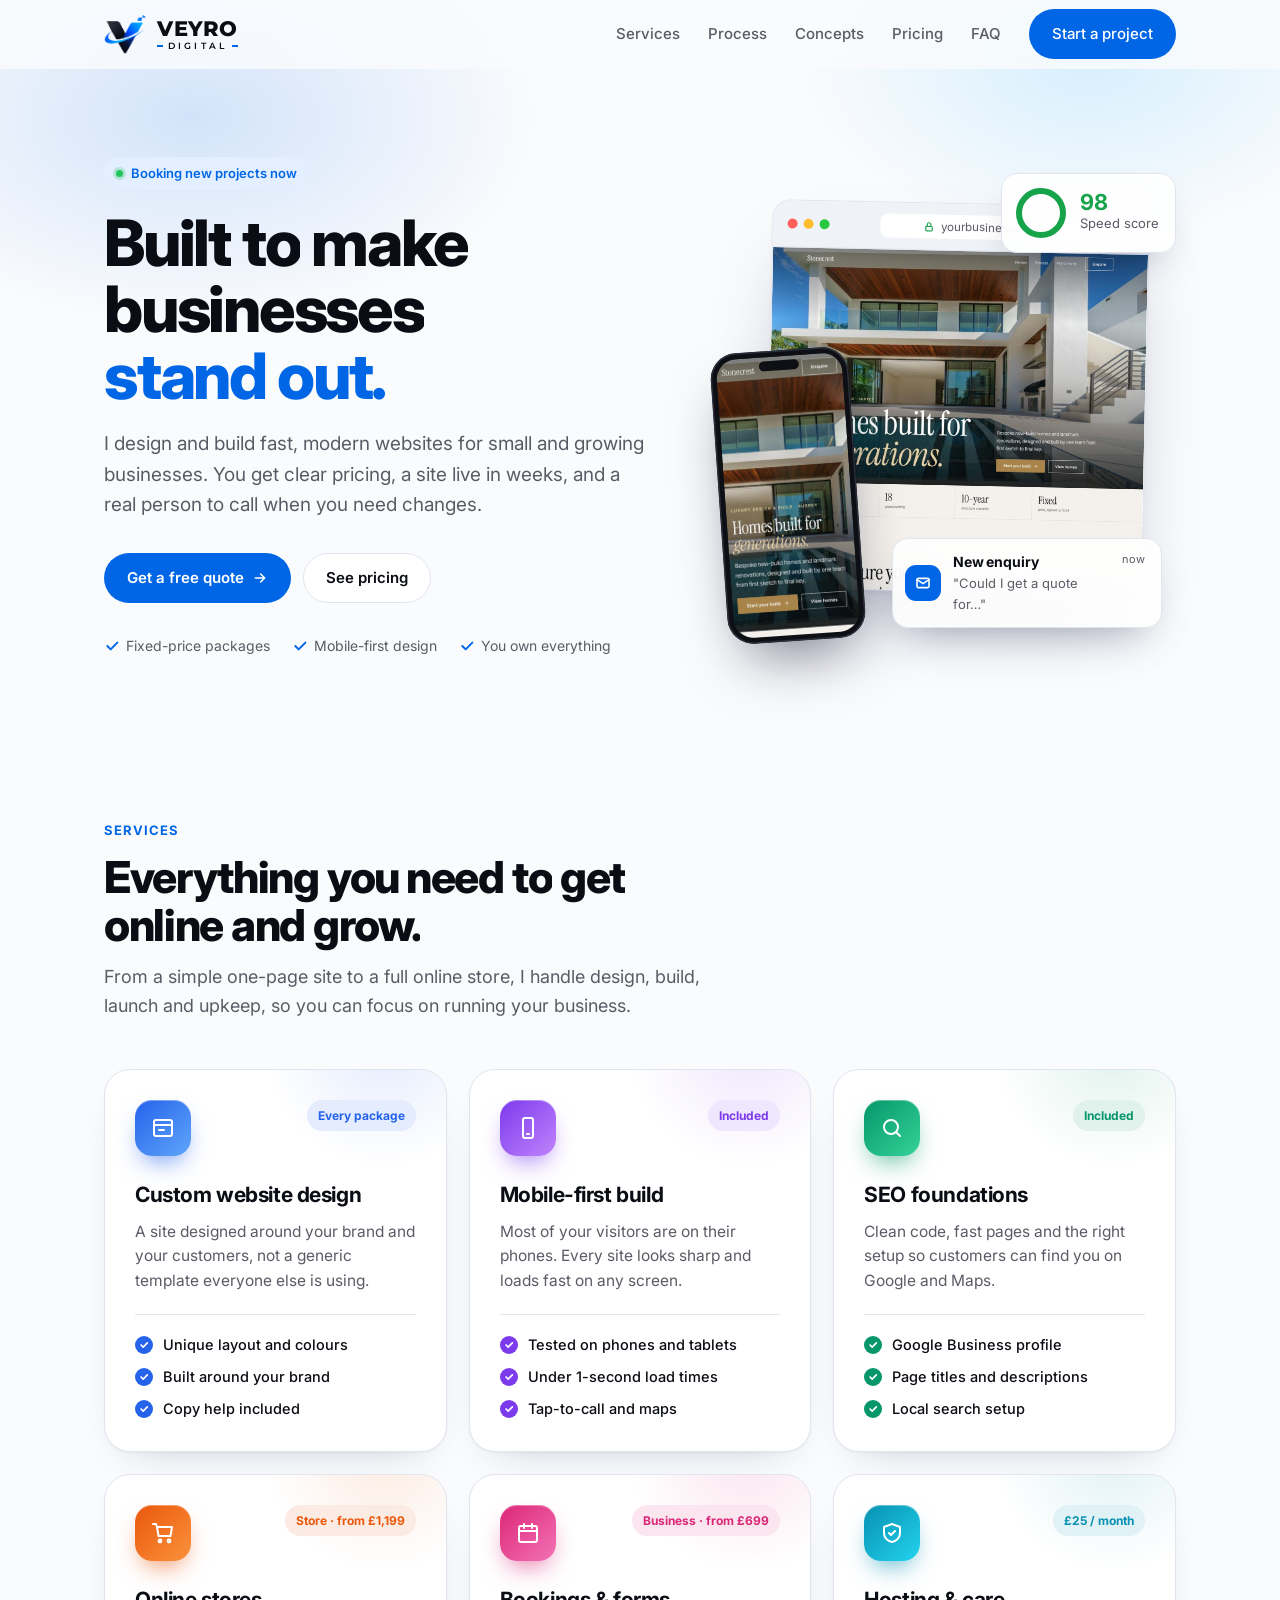
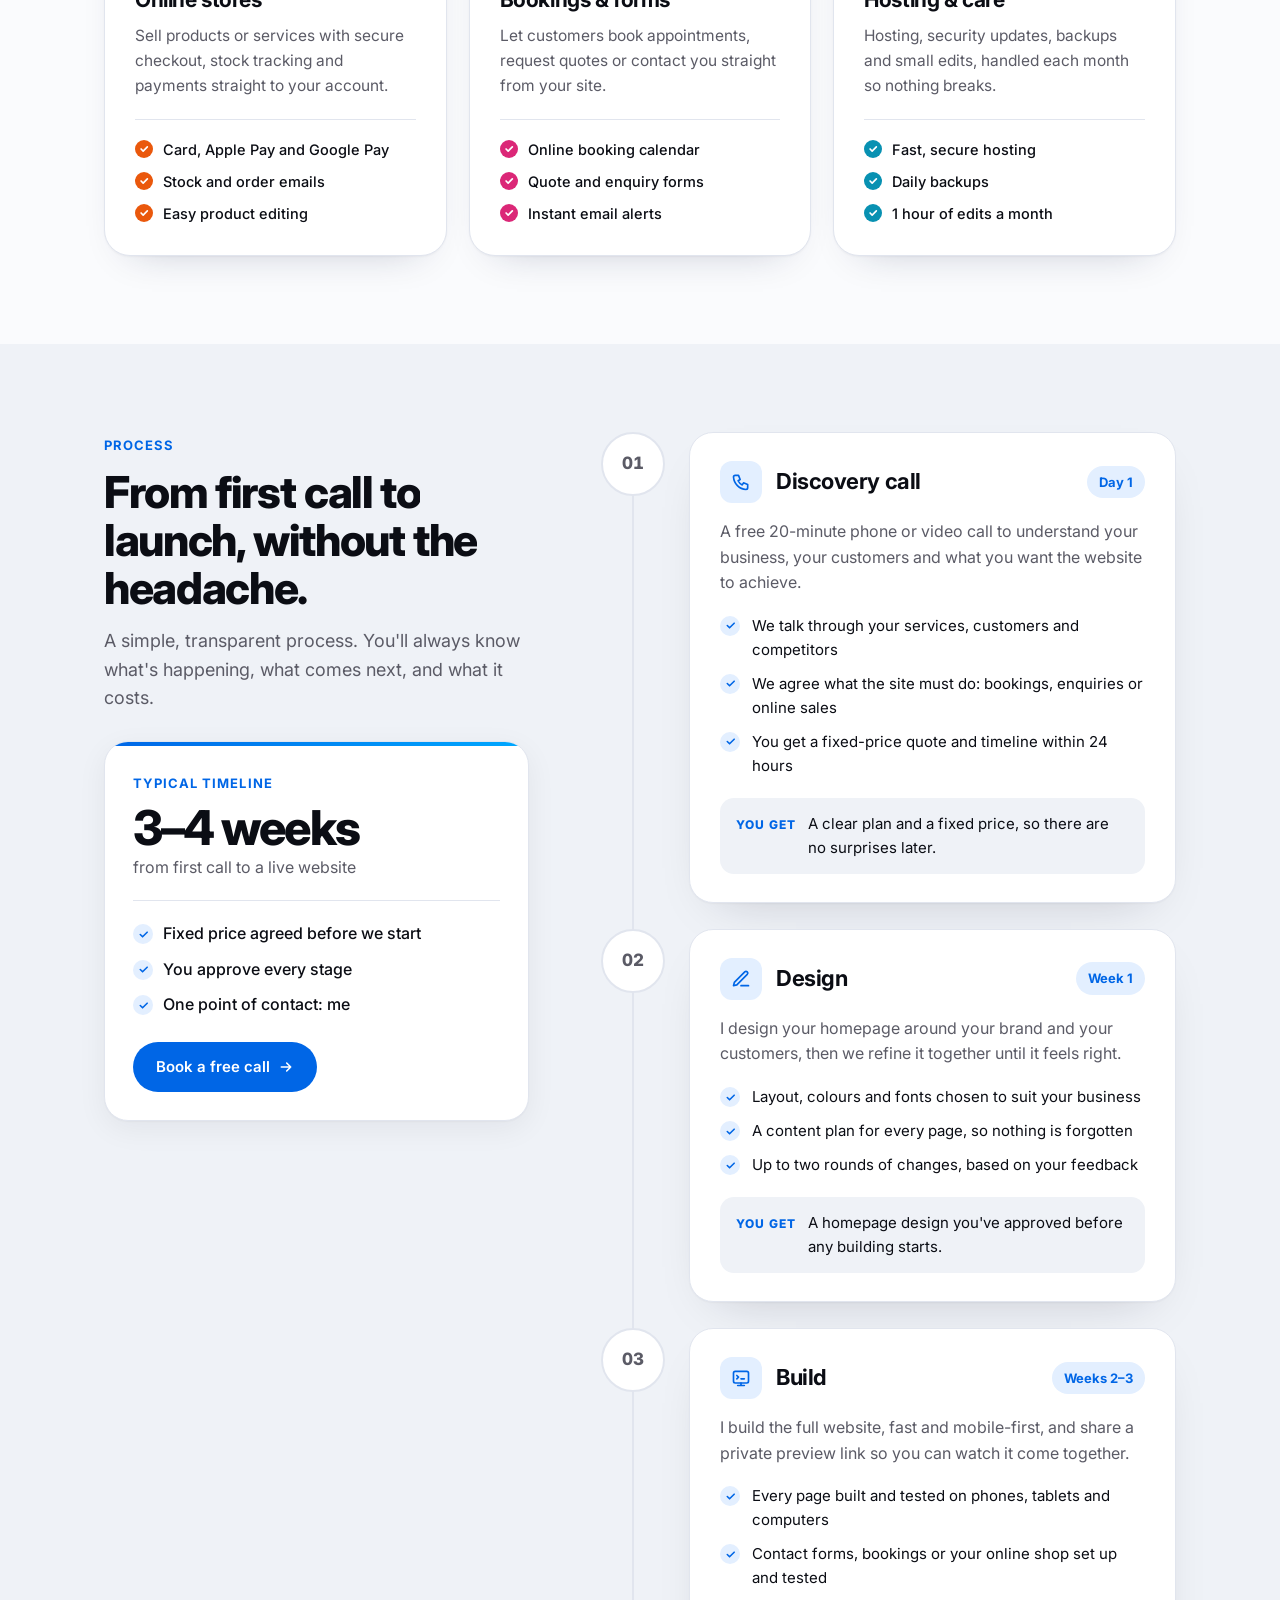
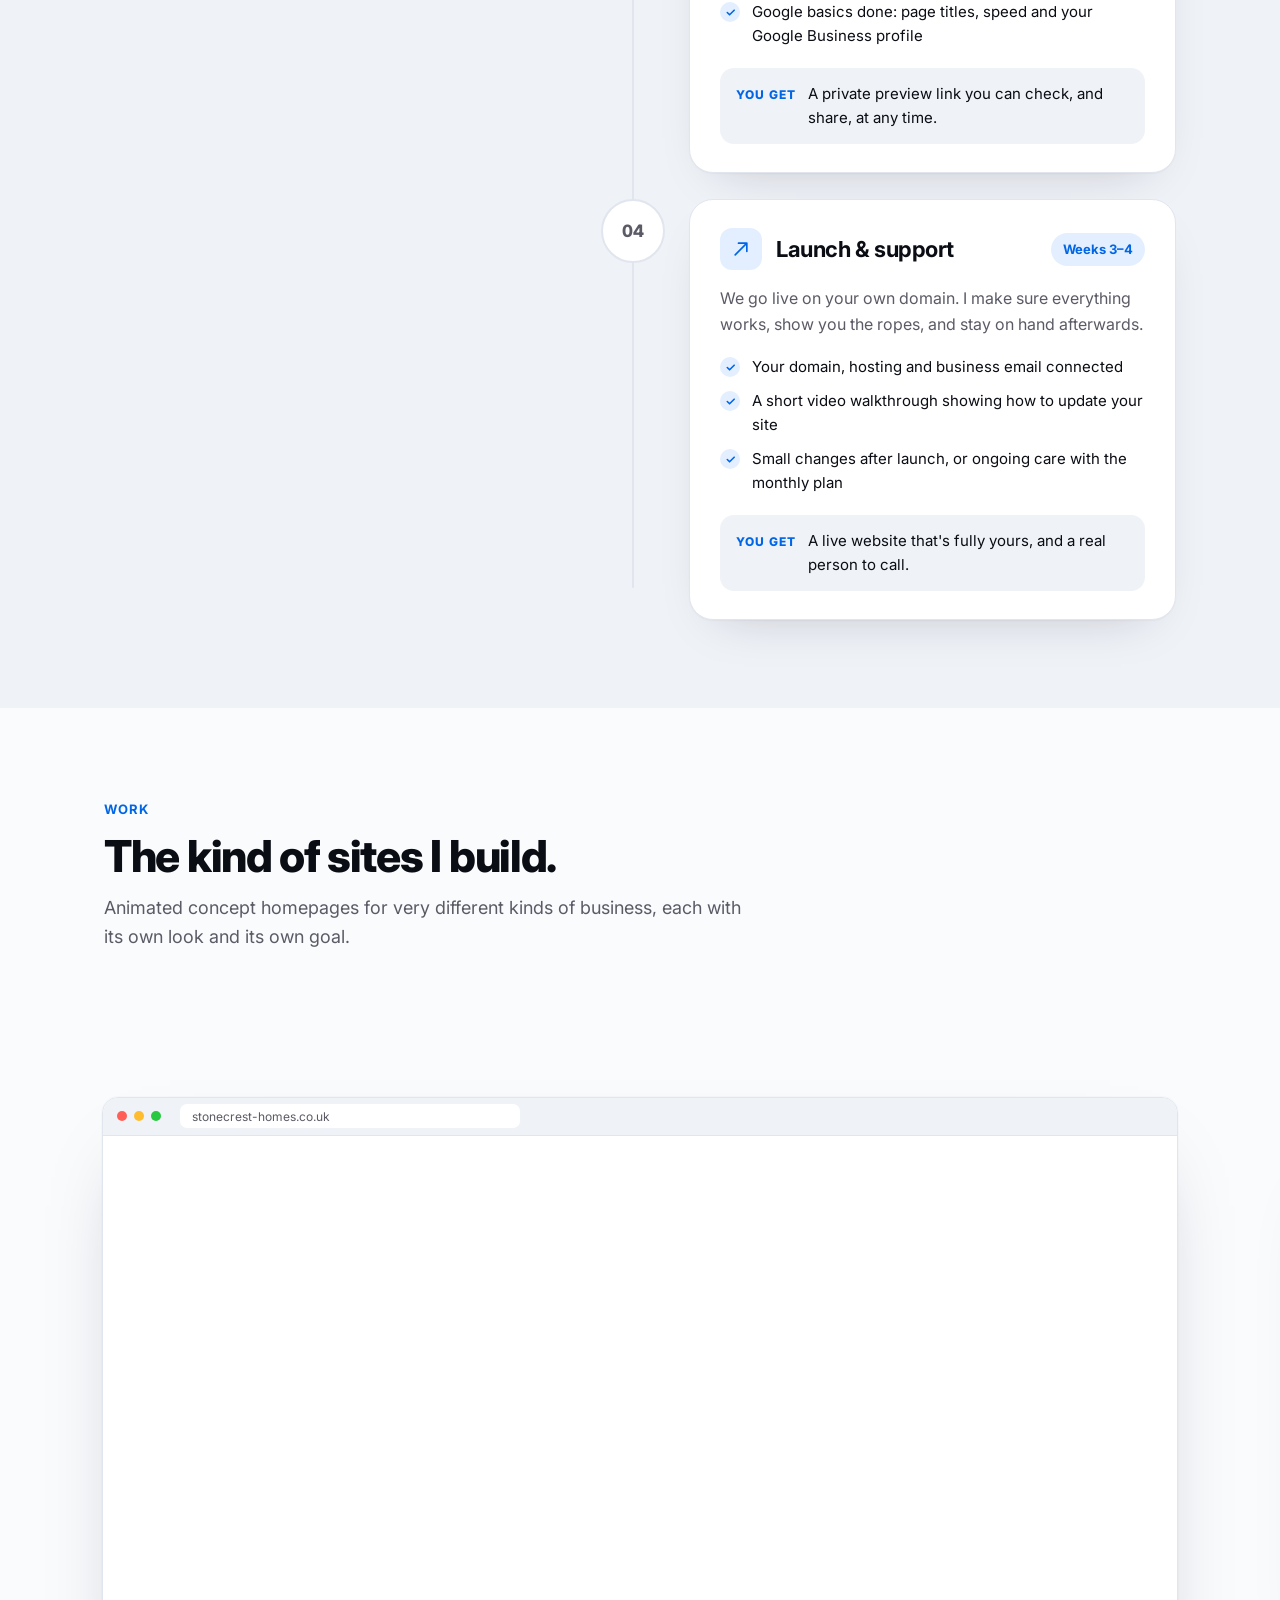
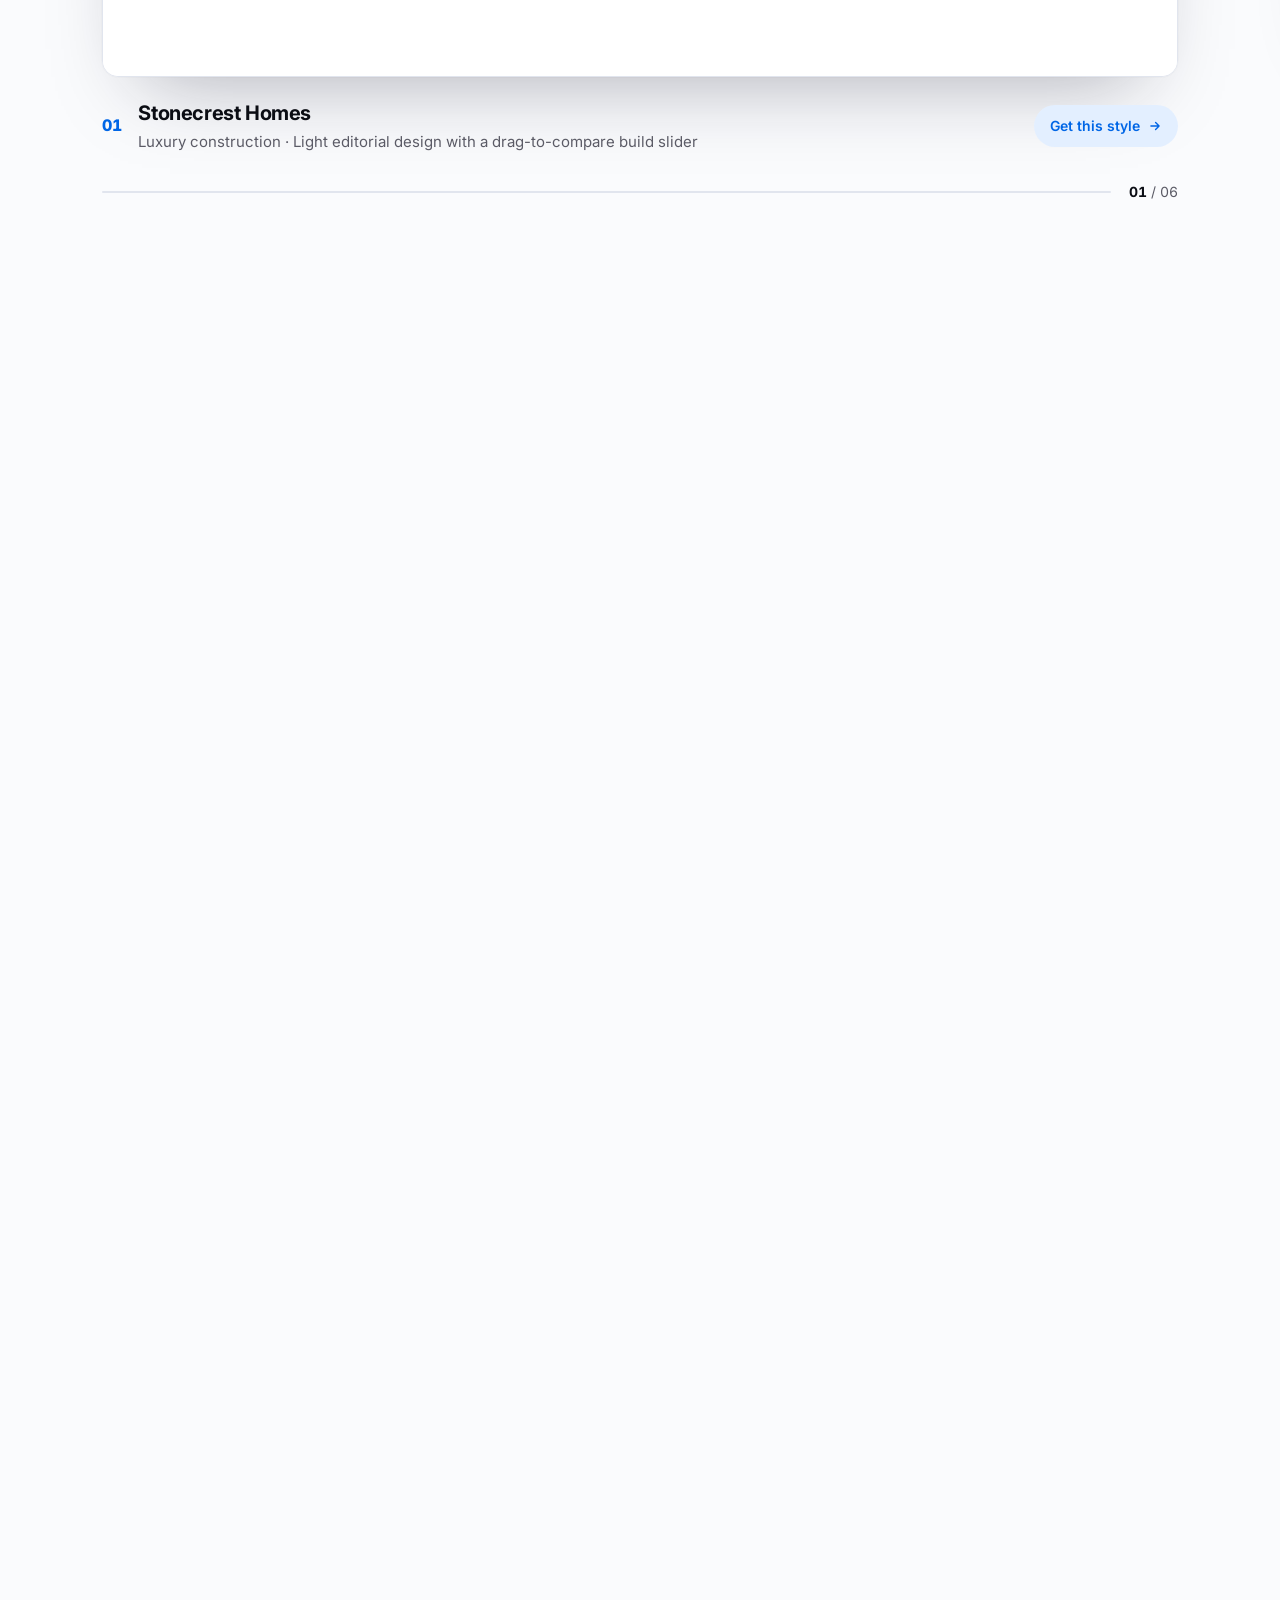
<file: website/index.html>
<!doctype html>
<html lang="en">
<head>
<meta charset="utf-8">
<meta name="viewport" content="width=device-width, initial-scale=1">
<title>Veyro Digital — Built to make businesses stand out</title>
<meta name="description" content="Built to make businesses stand out. Veyro Digital designs and builds fast, modern websites for small and growing businesses. Clear pricing, quick turnaround, ongoing support.">
<link rel="icon" href="favicon.ico" sizes="any">
<link rel="icon" type="image/png" sizes="32x32" href="assets/favicon-32.png">
<link rel="apple-touch-icon" href="assets/apple-touch-icon.png">
<link rel="manifest" href="site.webmanifest">
<meta name="theme-color" content="#0066e6">
<meta property="og:image" content="assets/logo.png">
<link rel="preconnect" href="https://fonts.googleapis.com">
<link rel="preconnect" href="https://fonts.gstatic.com" crossorigin>
<link href="https://fonts.googleapis.com/css2?family=Inter:wght@400;500;600;700;800&family=Montserrat:wght@600;800&display=swap" rel="stylesheet">
<link rel="stylesheet" href="vendor/lenis.css">
<link rel="stylesheet" href="assets/site.css">
<script>document.documentElement.classList.add("js")</script>
</head>
<body>

<header class="nav" id="nav">
  <div class="wrap nav-inner">
    <a class="logo" href="#top" aria-label="Veyro Digital home">
      <img class="logo-mark" src="assets/logo-mark.png" alt="" width="40" height="37">
      <span class="wordmark" aria-hidden="true"><b>VEYRO</b><small>DIGITAL</small></span>
    </a>
    <button class="menu-btn" id="menuBtn" aria-label="Open menu" aria-expanded="false" aria-controls="navLinks">
      <svg width="20" height="20" viewBox="0 0 24 24" fill="none" stroke="currentColor" stroke-width="2" stroke-linecap="round"><path d="M4 7h16M4 12h16M4 17h16"/></svg>
    </button>
    <nav class="nav-links" id="navLinks">
      <a href="#services">Services</a>
      <a href="#process">Process</a>
      <a href="concepts.html">Concepts</a>
      <a href="#pricing">Pricing</a>
      <a href="#faq">FAQ</a>
      <a class="btn btn-primary" href="#contact">Start a project</a>
    </nav>
  </div>
</header>

<main id="top">
  <!-- Hero -->
  <section class="hero">
    <div class="wrap hero-grid">
      <div>
        <span class="eyebrow"><span class="dot"></span> Booking new projects now</span>
        <h1>Built to make businesses <em>stand out.</em></h1>
        <p class="lede">I design and build fast, modern websites for small and growing businesses. You get clear pricing, a site live in weeks, and a real person to call when you need changes.</p>
        <div class="hero-ctas">
          <a class="btn btn-primary" href="#contact">Get a free quote
            <svg width="16" height="16" viewBox="0 0 24 24" fill="none" stroke="currentColor" stroke-width="2.4" stroke-linecap="round" stroke-linejoin="round"><path d="M5 12h14M13 6l6 6-6 6"/></svg>
          </a>
          <a class="btn btn-ghost" href="#pricing">See pricing</a>
        </div>
        <div class="hero-points">
          <span><svg class="check" width="16" height="16" viewBox="0 0 24 24" fill="none" stroke="currentColor" stroke-width="3" stroke-linecap="round" stroke-linejoin="round"><path d="m5 12 5 5L20 7"/></svg>Fixed-price packages</span>
          <span><svg class="check" width="16" height="16" viewBox="0 0 24 24" fill="none" stroke="currentColor" stroke-width="3" stroke-linecap="round" stroke-linejoin="round"><path d="m5 12 5 5L20 7"/></svg>Mobile-first design</span>
          <span><svg class="check" width="16" height="16" viewBox="0 0 24 24" fill="none" stroke="currentColor" stroke-width="3" stroke-linecap="round" stroke-linejoin="round"><path d="m5 12 5 5L20 7"/></svg>You own everything</span>
        </div>
      </div>

      <div class="hero-visual" aria-hidden="true">
        <div class="float">
          <div class="mock">
            <div class="mock-bar"><i></i><i></i><i></i><div class="mock-url"><svg width="11" height="11" viewBox="0 0 24 24" fill="none" stroke="currentColor" stroke-width="2.5" stroke-linecap="round"><rect x="5" y="11" width="14" height="10" rx="2"/><path d="M8 11V7a4 4 0 0 1 8 0v4"/></svg>yourbusiness.co.uk</div></div>
            <div class="mock-screen"><img src="assets/showcase/stonecrest.jpg" alt=""></div>
          </div>
        </div>
        <div class="phone"><div class="phone-notch"></div><div class="phone-screen"><img src="assets/showcase/stonecrest-m.jpg" alt=""></div></div>
        <div class="hv-card hv-speed">
          <svg class="ring" width="54" height="54" viewBox="0 0 54 54"><circle cx="27" cy="27" r="22" class="ring-bg"/><circle cx="27" cy="27" r="22" class="ring-fg"/></svg>
          <div><b>98</b><span>Speed score</span></div>
        </div>
        <div class="hv-card hv-lead">
          <span class="hv-dot"><svg width="16" height="16" viewBox="0 0 24 24" fill="none" stroke="currentColor" stroke-width="2.4" stroke-linecap="round" stroke-linejoin="round"><rect x="3" y="5" width="18" height="14" rx="2"/><path d="m3 7 9 6 9-6"/></svg></span>
          <div><b>New enquiry</b><span>"Could I get a quote for…"</span></div>
          <em>now</em>
        </div>
      </div>
    </div>
  </section>

  <!-- Services -->
  <section id="services">
    <div class="wrap">
      <div class="section-head reveal">
        <span class="kicker">Services</span>
        <h2>Everything you need to get online and grow.</h2>
        <p>From a simple one-page site to a full online store, I handle design, build, launch and upkeep, so you can focus on running your business.</p>
      </div>
      <div class="svc-grid">
        <article class="svc reveal" style="--c1:#2563eb;--c2:#60a5fa">
          <div class="svc-top">
            <span class="svc-icon"><svg width="24" height="24" viewBox="0 0 24 24" fill="none" stroke="currentColor" stroke-width="2" stroke-linecap="round" stroke-linejoin="round"><rect x="3" y="4" width="18" height="16" rx="2"/><path d="M3 9h18M8 14h5"/></svg></span>
            <span class="svc-tag">Every package</span>
          </div>
          <h3>Custom website design</h3>
          <p>A site designed around your brand and your customers, not a generic template everyone else is using.</p>
          <ul><li>Unique layout and colours</li><li>Built around your brand</li><li>Copy help included</li></ul>
        </article>
        <article class="svc reveal" style="--c1:#7c3aed;--c2:#c084fc">
          <div class="svc-top">
            <span class="svc-icon"><svg width="24" height="24" viewBox="0 0 24 24" fill="none" stroke="currentColor" stroke-width="2" stroke-linecap="round" stroke-linejoin="round"><rect x="7" y="2" width="10" height="20" rx="2"/><path d="M11 18h2"/></svg></span>
            <span class="svc-tag">Included</span>
          </div>
          <h3>Mobile-first build</h3>
          <p>Most of your visitors are on their phones. Every site looks sharp and loads fast on any screen.</p>
          <ul><li>Tested on phones and tablets</li><li>Under 1-second load times</li><li>Tap-to-call and maps</li></ul>
        </article>
        <article class="svc reveal" style="--c1:#059669;--c2:#34d399">
          <div class="svc-top">
            <span class="svc-icon"><svg width="24" height="24" viewBox="0 0 24 24" fill="none" stroke="currentColor" stroke-width="2" stroke-linecap="round" stroke-linejoin="round"><circle cx="11" cy="11" r="7"/><path d="m20 20-3.5-3.5"/></svg></span>
            <span class="svc-tag">Included</span>
          </div>
          <h3>SEO foundations</h3>
          <p>Clean code, fast pages and the right setup so customers can find you on Google and Maps.</p>
          <ul><li>Google Business profile</li><li>Page titles and descriptions</li><li>Local search setup</li></ul>
        </article>
        <article class="svc reveal" style="--c1:#ea580c;--c2:#fb923c">
          <div class="svc-top">
            <span class="svc-icon"><svg width="24" height="24" viewBox="0 0 24 24" fill="none" stroke="currentColor" stroke-width="2" stroke-linecap="round" stroke-linejoin="round"><path d="M6 6h15l-1.5 9h-12z"/><path d="M6 6 5 3H2"/><circle cx="9" cy="20" r="1.4"/><circle cx="18" cy="20" r="1.4"/></svg></span>
            <span class="svc-tag">Store · from £1,199</span>
          </div>
          <h3>Online stores</h3>
          <p>Sell products or services with secure checkout, stock tracking and payments straight to your account.</p>
          <ul><li>Card, Apple Pay and Google Pay</li><li>Stock and order emails</li><li>Easy product editing</li></ul>
        </article>
        <article class="svc reveal" style="--c1:#db2777;--c2:#f472b6">
          <div class="svc-top">
            <span class="svc-icon"><svg width="24" height="24" viewBox="0 0 24 24" fill="none" stroke="currentColor" stroke-width="2" stroke-linecap="round" stroke-linejoin="round"><rect x="3" y="5" width="18" height="16" rx="2"/><path d="M3 10h18M8 3v4M16 3v4"/></svg></span>
            <span class="svc-tag">Business · from £699</span>
          </div>
          <h3>Bookings &amp; forms</h3>
          <p>Let customers book appointments, request quotes or contact you straight from your site.</p>
          <ul><li>Online booking calendar</li><li>Quote and enquiry forms</li><li>Instant email alerts</li></ul>
        </article>
        <article class="svc reveal" style="--c1:#0891b2;--c2:#22d3ee">
          <div class="svc-top">
            <span class="svc-icon"><svg width="24" height="24" viewBox="0 0 24 24" fill="none" stroke="currentColor" stroke-width="2" stroke-linecap="round" stroke-linejoin="round"><path d="M12 3 4 6v6c0 4.5 3.4 8.3 8 9 4.6-.7 8-4.5 8-9V6z"/><path d="m9 12 2 2 4-4"/></svg></span>
            <span class="svc-tag">£25 / month</span>
          </div>
          <h3>Hosting &amp; care</h3>
          <p>Hosting, security updates, backups and small edits, handled each month so nothing breaks.</p>
          <ul><li>Fast, secure hosting</li><li>Daily backups</li><li>1 hour of edits a month</li></ul>
        </article>
      </div>
    </div>
  </section>

  <!-- Process -->
  <section id="process" class="alt">
    <div class="wrap process-grid">
      <div class="process-intro">
        <div class="section-head reveal" style="margin-bottom:28px">
          <span class="kicker">Process</span>
          <h2>From first call to launch, without the headache.</h2>
          <p>A simple, transparent process. You'll always know what's happening, what comes next, and what it costs.</p>
        </div>
        <div class="tl-summary reveal">
          <span class="tl-summary-label">Typical timeline</span>
          <b>3–4 weeks</b>
          <span class="tl-summary-sub">from first call to a live website</span>
          <ul>
            <li>Fixed price agreed before we start</li>
            <li>You approve every stage</li>
            <li>One point of contact: me</li>
          </ul>
          <a class="btn btn-primary" href="#contact">Book a free call <svg width="16" height="16" viewBox="0 0 24 24" fill="none" stroke="currentColor" stroke-width="2.4" stroke-linecap="round" stroke-linejoin="round"><path d="M5 12h14M13 6l6 6-6 6"/></svg></a>
        </div>
      </div>
      <div class="tl-wrap">
        <ol class="tl">
          <li class="tl-step">
            <div class="tl-node"><span>01</span></div>
            <article class="tl-card">
              <div class="tl-head">
                <span class="tl-icon"><svg width="20" height="20" viewBox="0 0 24 24" fill="none" stroke="currentColor" stroke-width="2" stroke-linecap="round" stroke-linejoin="round"><path d="M5 4h4l2 5-2.5 1.5a11 11 0 0 0 5 5L15 13l5 2v4a2 2 0 0 1-2 2A16 16 0 0 1 3 6a2 2 0 0 1 2-2"/></svg></span>
                <h3>Discovery call</h3>
                <span class="tl-time">Day 1</span>
              </div>
              <p>A free 20-minute phone or video call to understand your business, your customers and what you want the website to achieve.</p>
              <ul class="tl-list"><li>We talk through your services, customers and competitors</li><li>We agree what the site must do: bookings, enquiries or online sales</li><li>You get a fixed-price quote and timeline within 24 hours</li></ul>
              <div class="tl-get"><b>You get</b><span>A clear plan and a fixed price, so there are no surprises later.</span></div>
            </article>
          </li>
          <li class="tl-step">
            <div class="tl-node"><span>02</span></div>
            <article class="tl-card">
              <div class="tl-head">
                <span class="tl-icon"><svg width="20" height="20" viewBox="0 0 24 24" fill="none" stroke="currentColor" stroke-width="2" stroke-linecap="round" stroke-linejoin="round"><path d="M12 20h9"/><path d="M16.5 3.5a2.1 2.1 0 0 1 3 3L7 19l-4 1 1-4z"/></svg></span>
                <h3>Design</h3>
                <span class="tl-time">Week 1</span>
              </div>
              <p>I design your homepage around your brand and your customers, then we refine it together until it feels right.</p>
              <ul class="tl-list"><li>Layout, colours and fonts chosen to suit your business</li><li>A content plan for every page, so nothing is forgotten</li><li>Up to two rounds of changes, based on your feedback</li></ul>
              <div class="tl-get"><b>You get</b><span>A homepage design you've approved before any building starts.</span></div>
            </article>
          </li>
          <li class="tl-step">
            <div class="tl-node"><span>03</span></div>
            <article class="tl-card">
              <div class="tl-head">
                <span class="tl-icon"><svg width="20" height="20" viewBox="0 0 24 24" fill="none" stroke="currentColor" stroke-width="2" stroke-linecap="round" stroke-linejoin="round"><rect x="3" y="4" width="18" height="14" rx="2"/><path d="M8 21h8M12 18v3M7 9l2 2-2 2M12 13h4"/></svg></span>
                <h3>Build</h3>
                <span class="tl-time">Weeks 2–3</span>
              </div>
              <p>I build the full website, fast and mobile-first, and share a private preview link so you can watch it come together.</p>
              <ul class="tl-list"><li>Every page built and tested on phones, tablets and computers</li><li>Contact forms, bookings or your online shop set up and tested</li><li>Google basics done: page titles, speed and your Google Business profile</li></ul>
              <div class="tl-get"><b>You get</b><span>A private preview link you can check, and share, at any time.</span></div>
            </article>
          </li>
          <li class="tl-step">
            <div class="tl-node"><span>04</span></div>
            <article class="tl-card">
              <div class="tl-head">
                <span class="tl-icon"><svg width="20" height="20" viewBox="0 0 24 24" fill="none" stroke="currentColor" stroke-width="2" stroke-linecap="round" stroke-linejoin="round"><path d="M5 19 19 5M9 5h10v10"/></svg></span>
                <h3>Launch &amp; support</h3>
                <span class="tl-time">Weeks 3–4</span>
              </div>
              <p>We go live on your own domain. I make sure everything works, show you the ropes, and stay on hand afterwards.</p>
              <ul class="tl-list"><li>Your domain, hosting and business email connected</li><li>A short video walkthrough showing how to update your site</li><li>Small changes after launch, or ongoing care with the monthly plan</li></ul>
              <div class="tl-get"><b>You get</b><span>A live website that's fully yours, and a real person to call.</span></div>
            </article>
          </li>
        </ol>
        <div class="tl-line" aria-hidden="true"><span class="tl-fill"></span></div>
      </div>
    </div>
  </section>

  <!-- Work -->
  <section id="work">
    <div class="wrap">
      <div class="section-head reveal">
        <span class="kicker">Work</span>
        <h2>The kind of sites I build.</h2>
        <p>Animated concept homepages for very different kinds of business, each with its own look and its own goal.</p>
      </div>
    </div>
    <div class="showcase" aria-label="Concept homepage designs">
      <div class="sc-track">
        <figure class="sc-slide">
          <div class="sc-browser">
            <div class="sc-bar" aria-hidden="true"><i></i><i></i><i></i><span>stonecrest-homes.co.uk</span></div>
            <div class="sc-screen"><picture><source media="(max-width: 700px)" srcset="assets/showcase/stonecrest-m.jpg"><img src="assets/showcase/stonecrest.jpg" alt="Full homepage design for Stonecrest Homes, a fictional luxury construction business" draggable="false"></picture></div>
          </div>
          <figcaption><span class="sc-num">01</span><div><b>Stonecrest Homes</b><span>Luxury construction · Light editorial design with a drag-to-compare build slider</span></div><a class="sc-cta" href="#contact" data-concept="Stonecrest Homes">Get this style <svg width="14" height="14" viewBox="0 0 24 24" fill="none" stroke="currentColor" stroke-width="2.4" stroke-linecap="round" stroke-linejoin="round"><path d="M5 12h14M13 6l6 6-6 6"/></svg></a></figcaption>
        </figure>
        <figure class="sc-slide">
          <div class="sc-browser">
            <div class="sc-bar" aria-hidden="true"><i></i><i></i><i></i><span>faderoom.co.uk</span></div>
            <div class="sc-screen"><picture><source media="(max-width: 700px)" srcset="assets/showcase/fade-room-m.jpg"><img src="assets/showcase/fade-room.jpg" alt="Full homepage design for Fade Room, a fictional barbershop business" draggable="false"></picture></div>
          </div>
          <figcaption><span class="sc-num">02</span><div><b>Fade Room</b><span>Barbershop · Cinematic charcoal and sage with a glass booking card on the hero</span></div><a class="sc-cta" href="#contact" data-concept="Fade Room">Get this style <svg width="14" height="14" viewBox="0 0 24 24" fill="none" stroke="currentColor" stroke-width="2.4" stroke-linecap="round" stroke-linejoin="round"><path d="M5 12h14M13 6l6 6-6 6"/></svg></a></figcaption>
        </figure>
        <figure class="sc-slide">
          <div class="sc-browser">
            <div class="sc-bar" aria-hidden="true"><i></i><i></i><i></i><span>northline-heating.co.uk</span></div>
            <div class="sc-screen"><picture><source media="(max-width: 700px)" srcset="assets/showcase/northline-m.jpg"><img src="assets/showcase/northline.jpg" alt="Full homepage design for Northline, a fictional heating and bathrooms business" draggable="false"></picture></div>
          </div>
          <figcaption><span class="sc-num">03</span><div><b>Northline</b><span>Heating &amp; bathrooms · Ink and copper with an animated pipe, live engineers and an emergency helper</span></div><a class="sc-cta" href="#contact" data-concept="Northline">Get this style <svg width="14" height="14" viewBox="0 0 24 24" fill="none" stroke="currentColor" stroke-width="2.4" stroke-linecap="round" stroke-linejoin="round"><path d="M5 12h14M13 6l6 6-6 6"/></svg></a></figcaption>
        </figure>
        <figure class="sc-slide">
          <div class="sc-browser">
            <div class="sc-bar" aria-hidden="true"><i></i><i></i><i></i><span>lumenclinic.co.uk</span></div>
            <div class="sc-screen"><picture><source media="(max-width: 700px)" srcset="assets/showcase/lumen-m.jpg"><img src="assets/showcase/lumen.jpg" alt="Full homepage design for Lumen Skin Clinic, a fictional skin clinic business" draggable="false"></picture></div>
          </div>
          <figcaption><span class="sc-num">04</span><div><b>Lumen Skin Clinic</b><span>Aesthetics clinic · Greige and blush with a 12-week skin journey slider and membership card</span></div><a class="sc-cta" href="#contact" data-concept="Lumen Skin Clinic">Get this style <svg width="14" height="14" viewBox="0 0 24 24" fill="none" stroke="currentColor" stroke-width="2.4" stroke-linecap="round" stroke-linejoin="round"><path d="M5 12h14M13 6l6 6-6 6"/></svg></a></figcaption>
        </figure>
        <figure class="sc-slide">
          <div class="sc-browser">
            <div class="sc-bar" aria-hidden="true"><i></i><i></i><i></i><span>pulsefitness.co.uk</span></div>
            <div class="sc-screen"><picture><source media="(max-width: 700px)" srcset="assets/showcase/pulse-m.jpg"><img src="assets/showcase/pulse.jpg" alt="Full homepage design for Pulse Fitness, a fictional gym business" draggable="false"></picture></div>
          </div>
          <figcaption><span class="sc-num">05</span><div><b>Pulse Fitness</b><span>Gym · Full-bleed photography and electric violet with a class timetable</span></div><a class="sc-cta" href="#contact" data-concept="Pulse Fitness">Get this style <svg width="14" height="14" viewBox="0 0 24 24" fill="none" stroke="currentColor" stroke-width="2.4" stroke-linecap="round" stroke-linejoin="round"><path d="M5 12h14M13 6l6 6-6 6"/></svg></a></figcaption>
        </figure>
        <figure class="sc-slide">
          <div class="sc-browser">
            <div class="sc-bar" aria-hidden="true"><i></i><i></i><i></i><span>harbourandco.co.uk</span></div>
            <div class="sc-screen"><picture><source media="(max-width: 700px)" srcset="assets/showcase/harbour-m.jpg"><img src="assets/showcase/harbour.jpg" alt="Full homepage design for Harbour &amp; Co., a fictional estate agent business" draggable="false"></picture></div>
          </div>
          <figcaption><span class="sc-num">06</span><div><b>Harbour &amp; Co.</b><span>Estate agent · Cream and harbour green with a live mortgage calculator</span></div><a class="sc-cta" href="#contact" data-concept="Harbour & Co.">Get this style <svg width="14" height="14" viewBox="0 0 24 24" fill="none" stroke="currentColor" stroke-width="2.4" stroke-linecap="round" stroke-linejoin="round"><path d="M5 12h14M13 6l6 6-6 6"/></svg></a></figcaption>
        </figure>
      </div>
      <div class="sc-ui" aria-hidden="true"><div class="sc-progress"><span></span></div><div class="sc-count"><b>01</b> / 06</div></div>
    </div>
    <div class="wrap">
      <div class="work-more reveal"><p class="note">Concept designs for fictional businesses, made to show the kind of work I can do for you.</p><a class="btn btn-primary" href="#contact">Get a design like this →</a></div>
    </div>
  </section>

  <!-- Pricing -->
  <section id="pricing" class="alt">
    <div class="wrap">
      <div class="section-head reveal" style="text-align:center;margin-inline:auto">
        <span class="kicker">Pricing</span>
        <h2>Simple packages. No surprise invoices.</h2>
        <p style="margin-inline:auto">Every package is a fixed price agreed up front. These are introductory launch prices, available for a limited time. Need something different? I'll put together a custom quote.</p>
      </div>
      <div class="pp-grid">
        <article class="pp reveal">
          
          <div class="pp-head"><h3>Starter</h3><span class="pp-chip">Launch price</span></div>
          <p class="pp-for">For new businesses that need to get online.</p>
          <div class="pp-price"><span class="odo" data-odo>£299</span><small>one-time</small></div>
          <a class="btn btn-primary" href="#contact" data-plan="Starter">Choose Starter <svg width="16" height="16" viewBox="0 0 24 24" fill="none" stroke="currentColor" stroke-width="2.4" stroke-linecap="round" stroke-linejoin="round"><path d="M5 12h14M13 6l6 6-6 6"/></svg></a>
          <ul class="pp-list"><li><i><svg width="12" height="12" viewBox="0 0 24 24" fill="none" stroke="currentColor" stroke-width="3.5" stroke-linecap="round" stroke-linejoin="round"><path d="m5 12 5 5L20 7"/></svg></i>One-page website</li><li><i><svg width="12" height="12" viewBox="0 0 24 24" fill="none" stroke="currentColor" stroke-width="3.5" stroke-linecap="round" stroke-linejoin="round"><path d="m5 12 5 5L20 7"/></svg></i>Mobile-friendly design</li><li><i><svg width="12" height="12" viewBox="0 0 24 24" fill="none" stroke="currentColor" stroke-width="3.5" stroke-linecap="round" stroke-linejoin="round"><path d="m5 12 5 5L20 7"/></svg></i>Contact form</li><li><i><svg width="12" height="12" viewBox="0 0 24 24" fill="none" stroke="currentColor" stroke-width="3.5" stroke-linecap="round" stroke-linejoin="round"><path d="m5 12 5 5L20 7"/></svg></i>Basic SEO setup</li><li><i><svg width="12" height="12" viewBox="0 0 24 24" fill="none" stroke="currentColor" stroke-width="3.5" stroke-linecap="round" stroke-linejoin="round"><path d="m5 12 5 5L20 7"/></svg></i>Live in about 1–2 weeks</li></ul>
        </article>
        <article class="pp pp-hot reveal">
          <span class="pp-badge">★ Most popular</span>
          <div class="pp-head"><h3>Business</h3><span class="pp-chip">Launch price</span></div>
          <p class="pp-for">For established businesses ready to grow.</p>
          <div class="pp-price"><span class="odo" data-odo>£699</span><small>one-time</small></div>
          <a class="btn btn-light" href="#contact" data-plan="Business">Choose Business <svg width="16" height="16" viewBox="0 0 24 24" fill="none" stroke="currentColor" stroke-width="2.4" stroke-linecap="round" stroke-linejoin="round"><path d="M5 12h14M13 6l6 6-6 6"/></svg></a>
          <ul class="pp-list"><li><i><svg width="12" height="12" viewBox="0 0 24 24" fill="none" stroke="currentColor" stroke-width="3.5" stroke-linecap="round" stroke-linejoin="round"><path d="m5 12 5 5L20 7"/></svg></i>Up to 6 custom pages</li><li><i><svg width="12" height="12" viewBox="0 0 24 24" fill="none" stroke="currentColor" stroke-width="3.5" stroke-linecap="round" stroke-linejoin="round"><path d="m5 12 5 5L20 7"/></svg></i>Custom design for your brand</li><li><i><svg width="12" height="12" viewBox="0 0 24 24" fill="none" stroke="currentColor" stroke-width="3.5" stroke-linecap="round" stroke-linejoin="round"><path d="m5 12 5 5L20 7"/></svg></i>Bookings or quote forms</li><li><i><svg width="12" height="12" viewBox="0 0 24 24" fill="none" stroke="currentColor" stroke-width="3.5" stroke-linecap="round" stroke-linejoin="round"><path d="m5 12 5 5L20 7"/></svg></i>SEO &amp; Google Business setup</li><li><i><svg width="12" height="12" viewBox="0 0 24 24" fill="none" stroke="currentColor" stroke-width="3.5" stroke-linecap="round" stroke-linejoin="round"><path d="m5 12 5 5L20 7"/></svg></i>Edit your own content</li><li><i><svg width="12" height="12" viewBox="0 0 24 24" fill="none" stroke="currentColor" stroke-width="3.5" stroke-linecap="round" stroke-linejoin="round"><path d="m5 12 5 5L20 7"/></svg></i>30 days of free changes</li></ul>
        </article>
        <article class="pp reveal">
          
          <div class="pp-head"><h3>Store</h3><span class="pp-chip">Launch price</span></div>
          <p class="pp-for">For selling products or services online.</p>
          <div class="pp-price"><span class="odo" data-odo>£1,199</span><small>starting price</small></div>
          <a class="btn btn-primary" href="#contact" data-plan="Store">Choose Store <svg width="16" height="16" viewBox="0 0 24 24" fill="none" stroke="currentColor" stroke-width="2.4" stroke-linecap="round" stroke-linejoin="round"><path d="M5 12h14M13 6l6 6-6 6"/></svg></a>
          <ul class="pp-list"><li><i><svg width="12" height="12" viewBox="0 0 24 24" fill="none" stroke="currentColor" stroke-width="3.5" stroke-linecap="round" stroke-linejoin="round"><path d="m5 12 5 5L20 7"/></svg></i>Everything in Business</li><li><i><svg width="12" height="12" viewBox="0 0 24 24" fill="none" stroke="currentColor" stroke-width="3.5" stroke-linecap="round" stroke-linejoin="round"><path d="m5 12 5 5L20 7"/></svg></i>Full online store</li><li><i><svg width="12" height="12" viewBox="0 0 24 24" fill="none" stroke="currentColor" stroke-width="3.5" stroke-linecap="round" stroke-linejoin="round"><path d="m5 12 5 5L20 7"/></svg></i>Secure card payments</li><li><i><svg width="12" height="12" viewBox="0 0 24 24" fill="none" stroke="currentColor" stroke-width="3.5" stroke-linecap="round" stroke-linejoin="round"><path d="m5 12 5 5L20 7"/></svg></i>Product &amp; stock setup</li><li><i><svg width="12" height="12" viewBox="0 0 24 24" fill="none" stroke="currentColor" stroke-width="3.5" stroke-linecap="round" stroke-linejoin="round"><path d="m5 12 5 5L20 7"/></svg></i>Training for you and your team</li></ul>
        </article>
      </div>

      <div class="pp-care reveal">
        <div class="pp-care-icon"><svg width="24" height="24" viewBox="0 0 24 24" fill="none" stroke="currentColor" stroke-width="2" stroke-linecap="round" stroke-linejoin="round"><path d="M12 3 4 6v6c0 4.5 3.4 8.3 8 9 4.6-.7 8-4.5 8-9V6z"/><path d="m9 12 2 2 4-4"/></svg></div>
        <div class="pp-care-text"><h3>Care plan</h3><p>Hosting, security updates, daily backups and up to 1 hour of edits each month. Optional on any package, cancel any time.</p></div>
        <div class="pp-care-price"><span class="odo" data-odo>£25</span><small>/ month</small></div>
        <a class="btn btn-ghost" href="#contact" data-plan="Care plan">Add care</a>
      </div>

      <div class="pp-promise">
        <div class="reveal"><b><span data-countup="0" data-pre="£">£0</span></b><span>hidden fees, ever</span></div>
        <div class="reveal"><b><span data-countup="3">3</span>–<span data-countup="4">4</span> wks</b><span>from first call to launch</span></div>
        <div class="reveal"><b><span data-countup="30">30</span> days</b><span>of free changes on Business</span></div>
        <div class="reveal"><b><span data-countup="100" data-suf="%">100%</span></b><span>yours: domain, content and site</span></div>
      </div>
    </div>
  </section>

  <!-- FAQ -->
  <section id="faq">
    <div class="wrap">
      <div class="section-head reveal">
        <span class="kicker">FAQ</span>
        <h2>Questions, answered.</h2>
      </div>
      <div class="faq reveal">
        <details open>
          <summary>How long does a website take?</summary>
          <p>Most Starter sites go live in 1–2 weeks. Business sites usually take 3–4 weeks. Stores depend on how many products you have. You'll get a firm timeline before we start.</p>
        </details>
        <details>
          <summary>How does payment work?</summary>
          <p>50% up front to book your project, and 50% at launch. No hidden fees. The price we agree is the price you pay.</p>
        </details>
        <details>
          <summary>Do I own my website?</summary>
          <p>Yes. Your domain, your content and your site are yours. If you ever want to move on, I'll hand everything over.</p>
        </details>
        <details>
          <summary>Can I update the site myself?</summary>
          <p>Yes. On Business and Store packages you can edit text, images and products yourself, and I'll show you how. Or let me handle it with a care plan.</p>
        </details>
        <details>
          <summary>I already have a website. Can you redesign it?</summary>
          <p>Absolutely. I'll review your current site, keep what's working, and rebuild the rest so it's faster and easier for customers to use.</p>
        </details>
        <details>
          <summary>What do I need to get started?</summary>
          <p>Just a conversation. If you have a logo, photos or text, great. If not, I can help you put those together.</p>
        </details>
      </div>
    </div>
  </section>

  <!-- Contact -->
  <section id="contact" class="alt">
    <div class="wrap contact">
      <div class="contact-side reveal">
        <span class="kicker">Contact</span>
        <h2>Let's build your website.</h2>
        <p>Tell me a bit about your business and what you need. I'll reply within one business day with ideas and a quote.</p>
        <ul class="contact-list">
          <li>
            <span class="icon"><svg width="20" height="20" viewBox="0 0 24 24" fill="none" stroke="currentColor" stroke-width="2" stroke-linecap="round" stroke-linejoin="round"><rect x="3" y="5" width="18" height="14" rx="2"/><path d="m3 7 9 6 9-6"/></svg></span>
            <a href="mailto:veyrodigital08@gmail.com">veyrodigital08@gmail.com</a>
            <button class="copy" type="button" data-copy="veyrodigital08@gmail.com">Copy</button>
          </li>
          <li>
            <span class="icon"><svg width="20" height="20" viewBox="0 0 24 24" fill="none" stroke="currentColor" stroke-width="2" stroke-linecap="round" stroke-linejoin="round"><path d="M5 4h4l2 5-2.5 1.5a11 11 0 0 0 5 5L15 13l5 2v4a2 2 0 0 1-2 2A16 16 0 0 1 3 6a2 2 0 0 1 2-2"/></svg></span>
            <a href="tel:+447873811503">07873 811503</a>
          </li>
          <li>
            <span class="icon"><svg width="20" height="20" viewBox="0 0 24 24" fill="none" stroke="currentColor" stroke-width="2" stroke-linecap="round" stroke-linejoin="round"><circle cx="12" cy="12" r="9"/><path d="M12 7v5l3 2"/></svg></span>
            <span>Replies within 1 business day</span>
          </li>
        </ul>
      </div>
      <form id="contactForm" class="reveal" novalidate>
        <div class="row">
          <label>Your name<input name="name" autocomplete="name" required></label>
          <label>Email<input name="email" type="email" autocomplete="email" required></label>
        </div>
        <div class="row">
          <label>Business name<input name="business" autocomplete="organization"></label>
          <label>Package
            <select name="plan" id="planSelect">
              <option>Not sure yet</option>
              <option>Starter</option>
              <option>Business</option>
              <option>Store</option>
              <option>Care plan</option>
              <option>Custom project</option>
            </select>
          </label>
        </div>
        <label>Tell me about your project<textarea name="message" required placeholder="What does your business do, and what should the website help with?"></textarea></label>
        <input type="text" name="_honey" class="hp" tabindex="-1" autocomplete="off" aria-hidden="true">
        <button class="btn btn-primary" type="submit" id="sendBtn">Send message</button>
        <p class="form-msg" id="formMsg" role="status">I'll reply within one business day.</p>
        <div class="form-done" id="formDone" hidden>
          <span class="done-tick"><svg width="30" height="30" viewBox="0 0 24 24" fill="none" stroke="currentColor" stroke-width="3" stroke-linecap="round" stroke-linejoin="round"><path d="m5 12 5 5L20 7"/></svg></span>
          <h3>Message sent</h3>
          <p>Thanks, <span id="doneName">there</span>. I'll get back to you within one business day with ideas and a quote.</p>
          <button class="btn btn-ghost" type="button" id="sendAnother">Send another message</button>
        </div>
      </form>
    </div>
  </section>

  <section>
    <div class="wrap">
      <div class="band reveal">
        <div>
          <h2>Ready to look great online?</h2>
          <p>Book a free 20-minute call. No pressure, just a plan.</p>
        </div>
        <a class="btn" href="#contact">Get started</a>
      </div>
    </div>
  </section>
</main>

<footer>
  <div class="wrap foot">
    <span>© <span id="year"></span> Veyro Digital. Built to make businesses stand out.</span>
    <nav>
      <a href="mailto:veyrodigital08@gmail.com">veyrodigital08@gmail.com</a>
      <a href="tel:+447873811503">07873 811503</a>
      <a href="#services">Services</a>
      <a href="concepts.html">Concepts</a>
      <a href="#pricing">Pricing</a>
      <a href="#faq">FAQ</a>
      <a href="#contact">Contact</a>
    </nav>
  </div>
</footer>

<script src="vendor/gsap.min.js"></script>
<script src="vendor/ScrollTrigger.min.js"></script>
<script src="vendor/lenis.min.js"></script>
<script src="assets/site.js"></script>
<script>
  // ---- Settings: change these to your own details ----
  const CONTACT_EMAIL = "veyrodigital08@gmail.com";

  // Pricing buttons preselect the package in the form
  const planSelect = document.getElementById("planSelect");
  document.querySelectorAll("[data-plan]").forEach(btn =>
    btn.addEventListener("click", () => { planSelect.value = btn.dataset.plan; })
  );

  // Contact form → sends straight to the inbox via FormSubmit (formsubmit.co).
  // The first message ever sent triggers a one-time activation email to CONTACT_EMAIL.
  const form = document.getElementById("contactForm");
  const msg = document.getElementById("formMsg");
  const sendBtn = document.getElementById("sendBtn");
  const done = document.getElementById("formDone");
  const mailtoFallback = d => {
    const subject = `Website enquiry from ${d.get("name")}${d.get("business") ? " (" + d.get("business") + ")" : ""}`;
    const body = `Name: ${d.get("name")}\nEmail: ${d.get("email")}\nBusiness: ${d.get("business") || "-"}\nPackage: ${d.get("plan")}\n\n${d.get("message")}`;
    window.location.href = `mailto:${CONTACT_EMAIL}?subject=${encodeURIComponent(subject)}&body=${encodeURIComponent(body)}`;
  };
  form.addEventListener("submit", async e => {
    e.preventDefault();
    if (!form.checkValidity()) { msg.textContent = "Please fill in your name, a valid email, and a short message."; window.VeyroFX && VeyroFX.shake(form); form.reportValidity(); return; }
    const d = new FormData(form);
    if (d.get("_honey")) return;  // a bot filled the hidden field
    window.VeyroFX && VeyroFX.pop(sendBtn);
    sendBtn.disabled = true; sendBtn.textContent = "Sending…"; msg.textContent = "";
    try {
      const res = await fetch(`https://formsubmit.co/ajax/${CONTACT_EMAIL}`, {
        method: "POST",
        headers: { "Content-Type": "application/json", "Accept": "application/json" },
        body: JSON.stringify({
          name: d.get("name"), email: d.get("email"), business: d.get("business") || "-", package: d.get("plan"), message: d.get("message"),
          _subject: `New website enquiry from ${d.get("name")}`, _replyto: d.get("email"), _template: "table", _captcha: "false",
        }),
      });
      const out = await res.json().catch(() => ({}));
      if (!res.ok || String(out.success) === "false") throw new Error(out.message || "Send failed");
      document.getElementById("doneName").textContent = String(d.get("name")).split(" ")[0];
      form.classList.add("is-done"); done.hidden = false;
      if (window.gsap) gsap.from(done.children, { y: 20, opacity: 0, duration: .7, stagger: .08, ease: "power3.out" });
      form.reset();
    } catch (err) {
      // Preview links (claude.ai) and local files block outside services, so explain that rather than showing an error
      const isPreview = location.protocol === "file:" || /claude\.ai$|claudeusercontent\.com$|claude\.site$/.test(location.hostname);
      if (isPreview) {
        msg.innerHTML = `<b>Preview mode:</b> this preview can't send emails. Once the site is live, this form sends messages straight to ${CONTACT_EMAIL}.`;
        return;
      }
      msg.innerHTML = `Sorry, that didn't send. Try again, email <b>${CONTACT_EMAIL}</b>, or <button type="button" class="copy" id="useMail">open in your email app</button>`;
      document.getElementById("useMail").addEventListener("click", () => mailtoFallback(d));
      window.VeyroFX && VeyroFX.shake(form);
    } finally {
      sendBtn.disabled = false; sendBtn.textContent = "Send message";
    }
  });
  document.getElementById("sendAnother").addEventListener("click", () => { form.classList.remove("is-done"); done.hidden = true; msg.textContent = "I'll reply within one business day."; });

  // Coming from a concept's "I want something like this" button: pre-fill the form
  const concept = new URLSearchParams(location.search).get("concept");
  if (concept) {
    const clean = concept.replace(/[^\w &'.-]/g, "").slice(0, 60);
    form.elements.message.value = `I like the ${clean} concept and would like something similar for my business.\n\n`;
  }
</script>
</body>
</html>
</file>
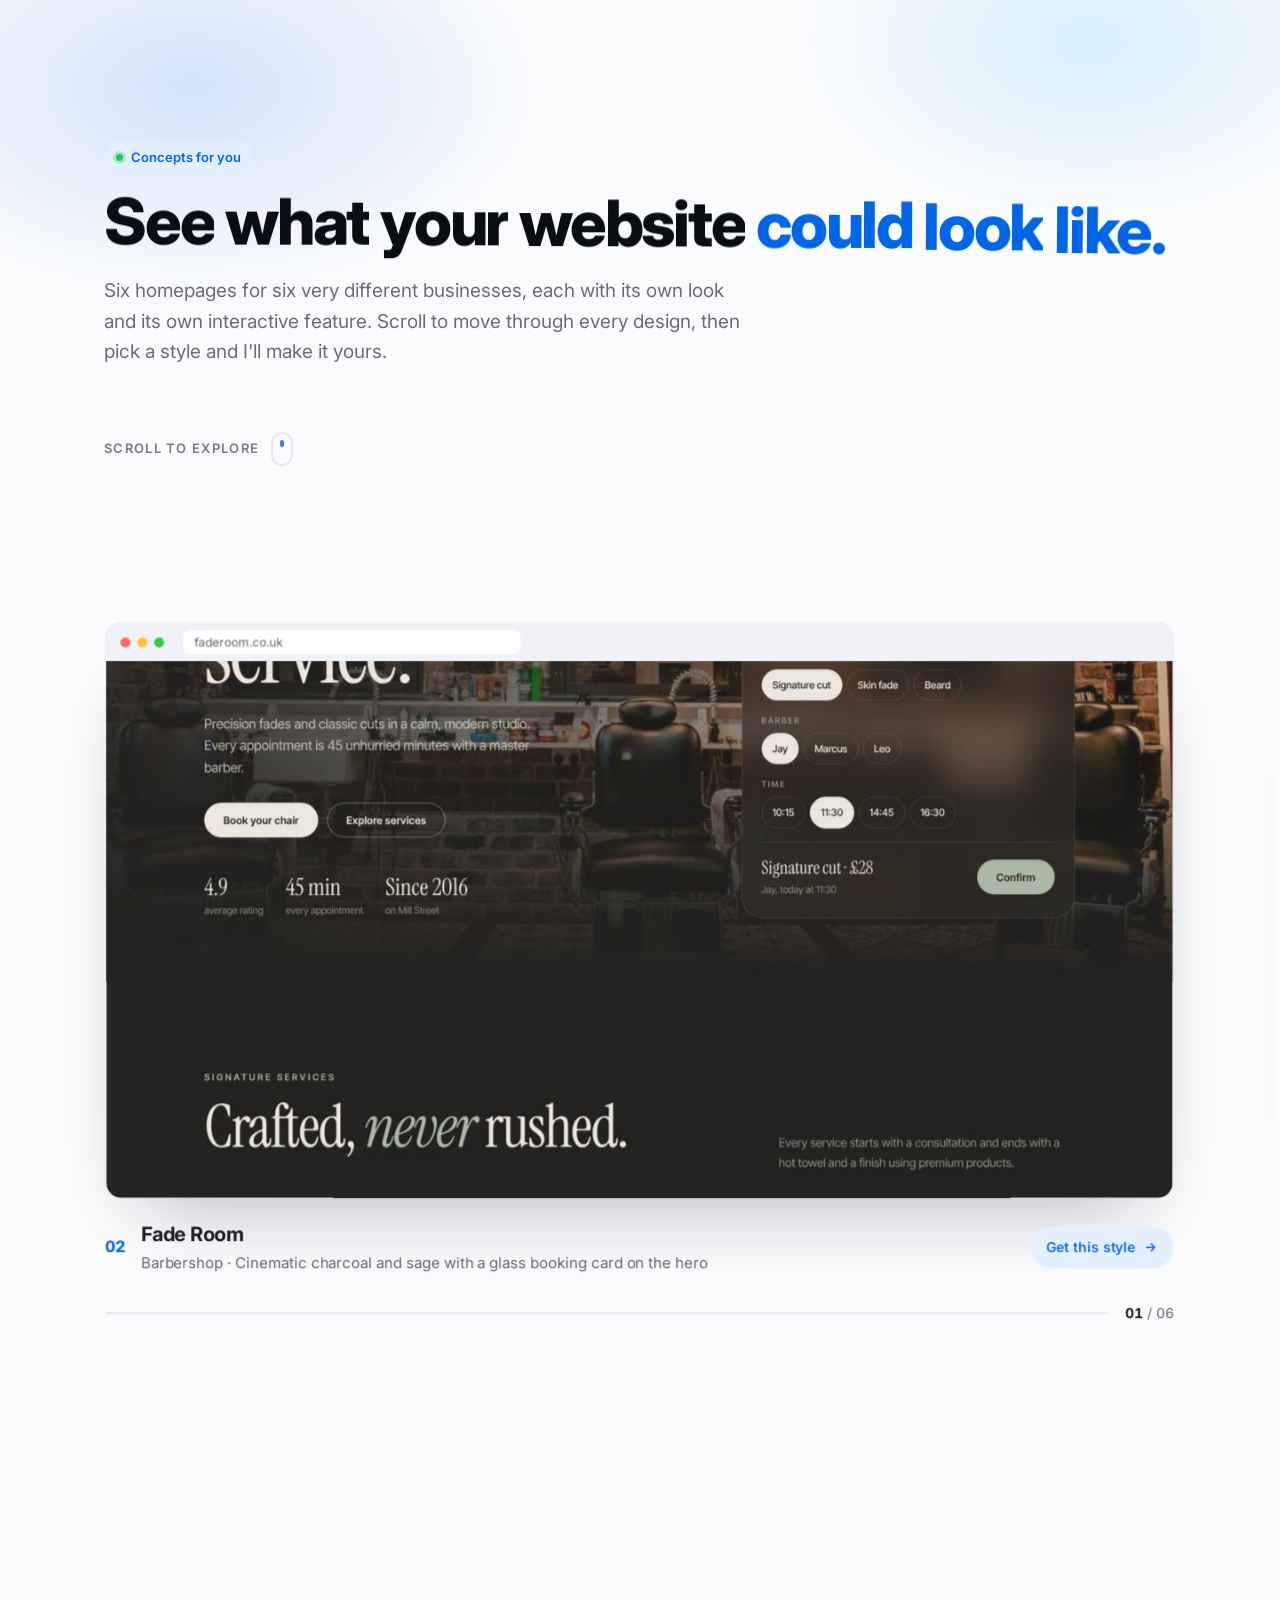
<file: website/concepts.html>
<!doctype html>
<html lang="en">
<head>
<meta charset="utf-8">
<meta name="viewport" content="width=device-width, initial-scale=1">
<title>Concepts for you — Veyro Digital</title>
<meta name="description" content="Example website designs by Veyro Digital for cafés, barbers, trades, clinics, gyms and estate agents. Pick a style and I'll build one for your business.">
<link rel="icon" href="favicon.ico" sizes="any">
<link rel="icon" type="image/png" sizes="32x32" href="assets/favicon-32.png">
<link rel="apple-touch-icon" href="assets/apple-touch-icon.png">
<link rel="manifest" href="site.webmanifest">
<meta name="theme-color" content="#0066e6">
<meta property="og:image" content="assets/logo.png">
<link rel="preconnect" href="https://fonts.googleapis.com">
<link rel="preconnect" href="https://fonts.gstatic.com" crossorigin>
<link href="https://fonts.googleapis.com/css2?family=Inter:wght@400;500;600;700;800&family=Montserrat:wght@600;800&display=swap" rel="stylesheet">
<link rel="stylesheet" href="vendor/lenis.css">
<link rel="stylesheet" href="assets/site.css">
<script>document.documentElement.classList.add("js")</script>
</head>
<body>
<div class="intro" id="intro" aria-hidden="true">
  <div class="intro-top"><img src="assets/logo-mark.png" alt="" width="34" height="31"><span>Veyro Digital</span></div>
  <div class="intro-word"><span>Concepts</span></div>
  <div class="intro-reel"><img src="assets/showcase/stonecrest.jpg" alt=""><img src="assets/showcase/fade-room.jpg" alt=""><img src="assets/showcase/northline.jpg" alt=""><img src="assets/showcase/lumen.jpg" alt=""><img src="assets/showcase/pulse.jpg" alt=""><img src="assets/showcase/harbour.jpg" alt=""></div>
  <div class="intro-foot"><span class="intro-name"><span>Stonecrest Homes</span><span>Fade Room</span><span>Northline</span><span>Lumen Skin Clinic</span><span>Pulse Fitness</span><span>Harbour &amp; Co.</span></span><span class="intro-count"><span>01 / 06</span><span>02 / 06</span><span>03 / 06</span><span>04 / 06</span><span>05 / 06</span><span>06 / 06</span></span></div>
</div>

<header class="nav" id="nav">
  <div class="wrap nav-inner">
    <a class="logo" href="index.html" aria-label="Veyro Digital home">
      <img class="logo-mark" src="assets/logo-mark.png" alt="" width="40" height="37">
      <span class="wordmark" aria-hidden="true"><b>VEYRO</b><small>DIGITAL</small></span>
    </a>
    <button class="menu-btn" id="menuBtn" aria-label="Open menu" aria-expanded="false" aria-controls="navLinks">
      <svg width="20" height="20" viewBox="0 0 24 24" fill="none" stroke="currentColor" stroke-width="2" stroke-linecap="round"><path d="M4 7h16M4 12h16M4 17h16"/></svg>
    </button>
    <nav class="nav-links" id="navLinks">
      <a href="index.html#services">Services</a>
      <a href="index.html#process">Process</a>
      <a href="concepts.html" aria-current="page" style="color:var(--text)">Concepts</a>
      <a href="index.html#pricing">Pricing</a>
      <a href="index.html#faq">FAQ</a>
      <a class="btn btn-primary" href="index.html#contact">Start a project</a>
    </nav>
  </div>
</header>

<main>
  <section class="page-hero">
    <div class="wrap">
      <span class="eyebrow"><span class="dot"></span> Concepts for you</span>
      <h1>See what your website <em>could look like.</em></h1>
      <p class="lede">Six homepages for six very different businesses, each with its own look and its own interactive feature. Scroll to move through every design, then pick a style and I'll make it yours.</p>
      <div class="scroll-hint"><span>Scroll to explore</span><i></i></div>
    </div>
  </section>

  <section class="sc-section" aria-label="Concept designs">
    <div class="showcase" aria-label="Concept homepage designs">
      <div class="sc-track">
        <figure class="sc-slide">
          <div class="sc-browser">
            <div class="sc-bar" aria-hidden="true"><i></i><i></i><i></i><span>stonecrest-homes.co.uk</span></div>
            <div class="sc-screen"><picture><source media="(max-width: 700px)" srcset="assets/showcase/stonecrest-m.jpg"><img src="assets/showcase/stonecrest.jpg" alt="Full homepage design for Stonecrest Homes, a fictional luxury construction business" draggable="false"></picture></div>
          </div>
          <figcaption><span class="sc-num">01</span><div><b>Stonecrest Homes</b><span>Luxury construction · Light editorial design with a drag-to-compare build slider</span></div><a class="sc-cta" href="index.html?concept=Stonecrest%20Homes#contact" data-concept="Stonecrest Homes">Get this style <svg width="14" height="14" viewBox="0 0 24 24" fill="none" stroke="currentColor" stroke-width="2.4" stroke-linecap="round" stroke-linejoin="round"><path d="M5 12h14M13 6l6 6-6 6"/></svg></a></figcaption>
        </figure>
        <figure class="sc-slide">
          <div class="sc-browser">
            <div class="sc-bar" aria-hidden="true"><i></i><i></i><i></i><span>faderoom.co.uk</span></div>
            <div class="sc-screen"><picture><source media="(max-width: 700px)" srcset="assets/showcase/fade-room-m.jpg"><img src="assets/showcase/fade-room.jpg" alt="Full homepage design for Fade Room, a fictional barbershop business" draggable="false"></picture></div>
          </div>
          <figcaption><span class="sc-num">02</span><div><b>Fade Room</b><span>Barbershop · Cinematic charcoal and sage with a glass booking card on the hero</span></div><a class="sc-cta" href="index.html?concept=Fade%20Room#contact" data-concept="Fade Room">Get this style <svg width="14" height="14" viewBox="0 0 24 24" fill="none" stroke="currentColor" stroke-width="2.4" stroke-linecap="round" stroke-linejoin="round"><path d="M5 12h14M13 6l6 6-6 6"/></svg></a></figcaption>
        </figure>
        <figure class="sc-slide">
          <div class="sc-browser">
            <div class="sc-bar" aria-hidden="true"><i></i><i></i><i></i><span>northline-heating.co.uk</span></div>
            <div class="sc-screen"><picture><source media="(max-width: 700px)" srcset="assets/showcase/northline-m.jpg"><img src="assets/showcase/northline.jpg" alt="Full homepage design for Northline, a fictional heating and bathrooms business" draggable="false"></picture></div>
          </div>
          <figcaption><span class="sc-num">03</span><div><b>Northline</b><span>Heating &amp; bathrooms · Ink and copper with an animated pipe, live engineers and an emergency helper</span></div><a class="sc-cta" href="index.html?concept=Northline#contact" data-concept="Northline">Get this style <svg width="14" height="14" viewBox="0 0 24 24" fill="none" stroke="currentColor" stroke-width="2.4" stroke-linecap="round" stroke-linejoin="round"><path d="M5 12h14M13 6l6 6-6 6"/></svg></a></figcaption>
        </figure>
        <figure class="sc-slide">
          <div class="sc-browser">
            <div class="sc-bar" aria-hidden="true"><i></i><i></i><i></i><span>lumenclinic.co.uk</span></div>
            <div class="sc-screen"><picture><source media="(max-width: 700px)" srcset="assets/showcase/lumen-m.jpg"><img src="assets/showcase/lumen.jpg" alt="Full homepage design for Lumen Skin Clinic, a fictional skin clinic business" draggable="false"></picture></div>
          </div>
          <figcaption><span class="sc-num">04</span><div><b>Lumen Skin Clinic</b><span>Aesthetics clinic · Greige and blush with a 12-week skin journey slider and membership card</span></div><a class="sc-cta" href="index.html?concept=Lumen%20Skin%20Clinic#contact" data-concept="Lumen Skin Clinic">Get this style <svg width="14" height="14" viewBox="0 0 24 24" fill="none" stroke="currentColor" stroke-width="2.4" stroke-linecap="round" stroke-linejoin="round"><path d="M5 12h14M13 6l6 6-6 6"/></svg></a></figcaption>
        </figure>
        <figure class="sc-slide">
          <div class="sc-browser">
            <div class="sc-bar" aria-hidden="true"><i></i><i></i><i></i><span>pulsefitness.co.uk</span></div>
            <div class="sc-screen"><picture><source media="(max-width: 700px)" srcset="assets/showcase/pulse-m.jpg"><img src="assets/showcase/pulse.jpg" alt="Full homepage design for Pulse Fitness, a fictional gym business" draggable="false"></picture></div>
          </div>
          <figcaption><span class="sc-num">05</span><div><b>Pulse Fitness</b><span>Gym · Full-bleed photography and electric violet with a class timetable</span></div><a class="sc-cta" href="index.html?concept=Pulse%20Fitness#contact" data-concept="Pulse Fitness">Get this style <svg width="14" height="14" viewBox="0 0 24 24" fill="none" stroke="currentColor" stroke-width="2.4" stroke-linecap="round" stroke-linejoin="round"><path d="M5 12h14M13 6l6 6-6 6"/></svg></a></figcaption>
        </figure>
        <figure class="sc-slide">
          <div class="sc-browser">
            <div class="sc-bar" aria-hidden="true"><i></i><i></i><i></i><span>harbourandco.co.uk</span></div>
            <div class="sc-screen"><picture><source media="(max-width: 700px)" srcset="assets/showcase/harbour-m.jpg"><img src="assets/showcase/harbour.jpg" alt="Full homepage design for Harbour &amp; Co., a fictional estate agent business" draggable="false"></picture></div>
          </div>
          <figcaption><span class="sc-num">06</span><div><b>Harbour &amp; Co.</b><span>Estate agent · Cream and harbour green with a live mortgage calculator</span></div><a class="sc-cta" href="index.html?concept=Harbour%20%26%20Co.#contact" data-concept="Harbour & Co.">Get this style <svg width="14" height="14" viewBox="0 0 24 24" fill="none" stroke="currentColor" stroke-width="2.4" stroke-linecap="round" stroke-linejoin="round"><path d="M5 12h14M13 6l6 6-6 6"/></svg></a></figcaption>
        </figure>
      </div>
      <div class="sc-ui" aria-hidden="true"><div class="sc-progress"><span></span></div><div class="sc-count"><b>01</b> / 06</div></div>
    </div>
  </section>

  <section style="padding-block:40px 0">
    <div class="wrap">
      <p class="note">All concepts are for fictional businesses, created to show my design range. Don't see your industry? I design for any kind of business.</p>
    </div>
  </section>

  <section class="alt">
    <div class="wrap">
      <div class="section-head reveal">
        <span class="kicker">How it works</span>
        <h2>From concept to your own website.</h2>
      </div>
      <div class="how">
        <article class="hw reveal">
          <div class="hw-top"><span class="hw-num">01</span><span class="hw-icon"><svg width="22" height="22" viewBox="0 0 24 24" fill="none" stroke="currentColor" stroke-width="2" stroke-linecap="round" stroke-linejoin="round"><path d="M2 12s3.5-7 10-7 10 7 10 7-3.5 7-10 7S2 12 2 12z"/><circle cx="12" cy="12" r="3"/></svg></span></div>
          <h3>Pick a style</h3>
          <p>Choose a concept you like, or mix ideas from a few. It's just a starting point.</p>
          <ul><li>Browse six concepts</li><li>Mix and match ideas</li><li>Free 20-minute call</li></ul>
        </article>
        <article class="hw reveal">
          <div class="hw-top"><span class="hw-num">02</span><span class="hw-icon"><svg width="22" height="22" viewBox="0 0 24 24" fill="none" stroke="currentColor" stroke-width="2" stroke-linecap="round" stroke-linejoin="round"><path d="M12 20h9"/><path d="M16.5 3.5a2.1 2.1 0 0 1 3 3L7 19l-4 1 1-4z"/></svg></span></div>
          <h3>Make it yours</h3>
          <p>I tailor it with your logo, colours, photos, services and prices, so it fits your business.</p>
          <ul><li>Your branding and photos</li><li>Your services and prices</li><li>Two rounds of changes</li></ul>
        </article>
        <article class="hw reveal hw-final">
          <div class="hw-top"><span class="hw-num">03</span><span class="hw-icon"><svg width="22" height="22" viewBox="0 0 24 24" fill="none" stroke="currentColor" stroke-width="2" stroke-linecap="round" stroke-linejoin="round"><path d="M5 19 19 5M9 5h10v10"/></svg></span></div>
          <h3>Go live</h3>
          <p>Your new website launches on your own domain, usually within three to four weeks.</p>
          <ul><li>Your own domain</li><li>Tested on every device</li><li>Support after launch</li></ul>
        </article>
      </div>
    </div>
  </section>

  <section>
    <div class="wrap">
      <div class="band reveal">
        <div>
          <h2>Like what you see?</h2>
          <p>Tell me about your business and I'll send ideas and a quote.</p>
        </div>
        <a class="btn" href="index.html#contact">Get a free quote</a>
      </div>
    </div>
  </section>
</main>

<footer>
  <div class="wrap foot">
    <span>© <span id="year"></span> Veyro Digital. Built to make businesses stand out.</span>
    <nav>
      <a href="mailto:veyrodigital08@gmail.com">veyrodigital08@gmail.com</a>
      <a href="tel:+447873811503">07873 811503</a>
      <a href="index.html#services">Services</a>
      <a href="concepts.html">Concepts</a>
      <a href="index.html#pricing">Pricing</a>
      <a href="index.html#contact">Contact</a>
    </nav>
  </div>
</footer>

<script src="vendor/gsap.min.js"></script>
<script src="vendor/ScrollTrigger.min.js"></script>
<script src="vendor/lenis.min.js"></script>
<script src="assets/site.js"></script>
</body>
</html>
</file>
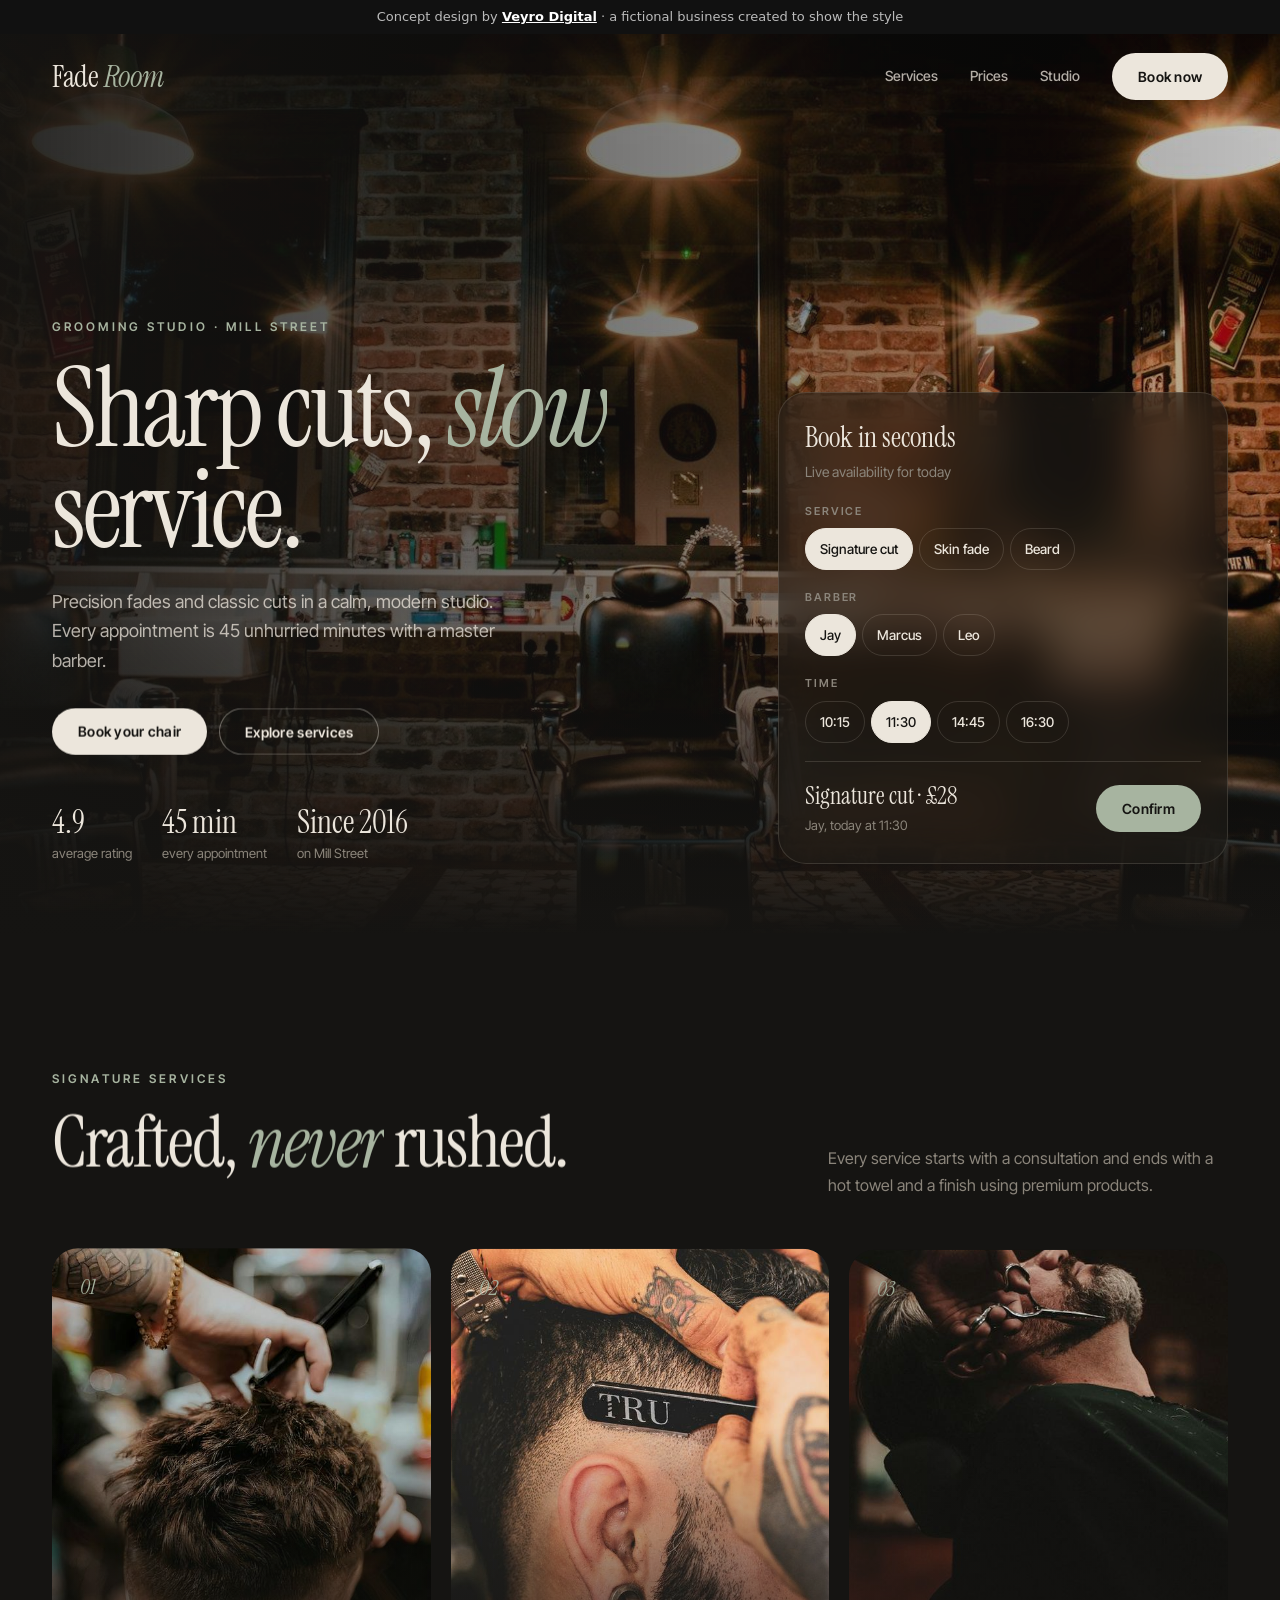
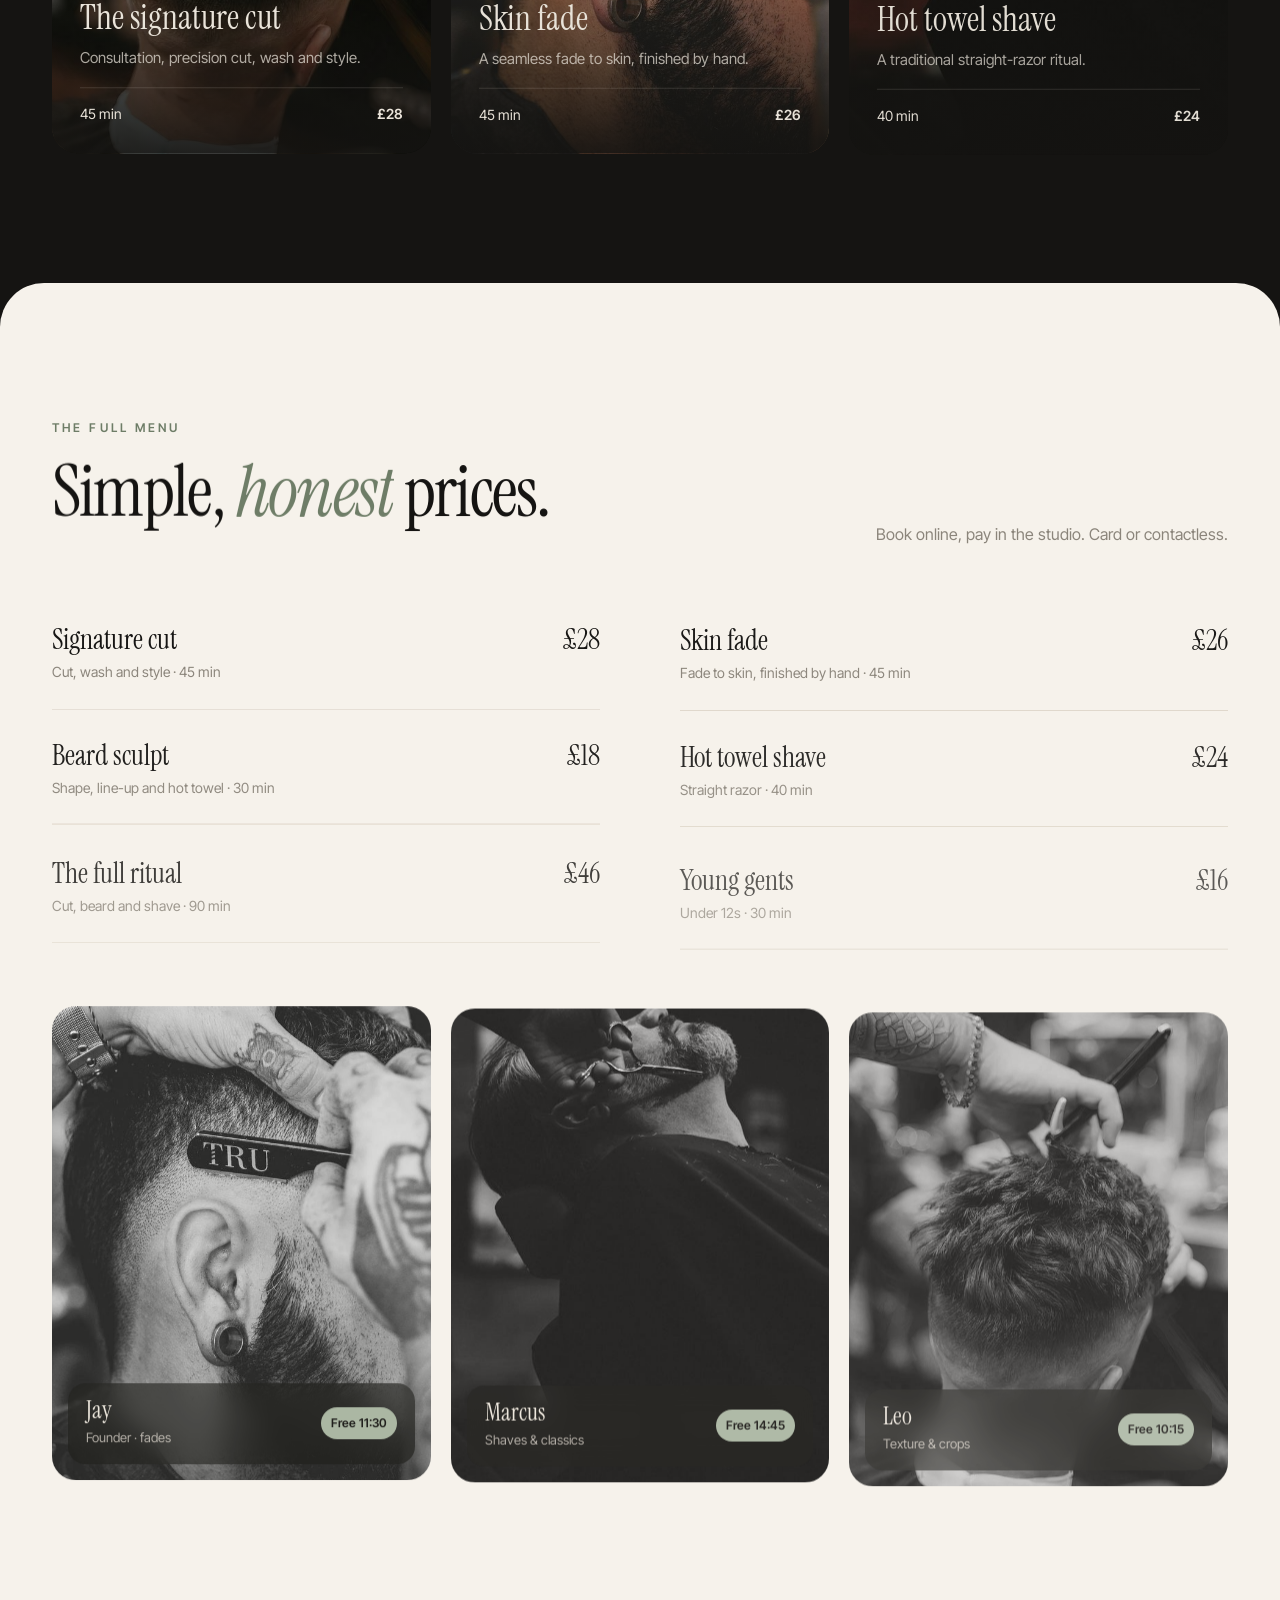
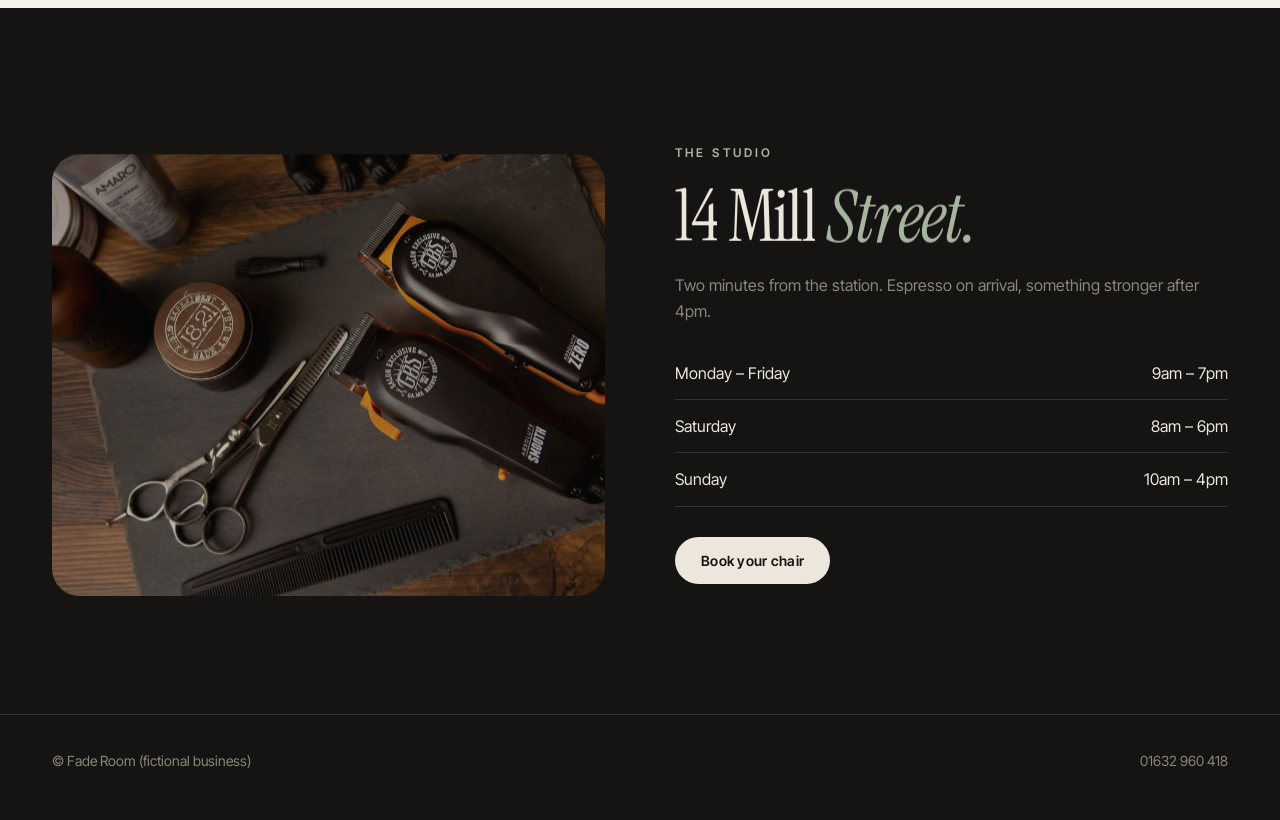
<file: website/work/fade-room.html>
<!doctype html>
<html lang="en">
<head>
<meta charset="utf-8">
<meta name="viewport" content="width=device-width, initial-scale=1">
<title>Fade Room (concept design)</title>
<meta name="robots" content="noindex">
<link rel="preconnect" href="https://fonts.googleapis.com">
<link rel="preconnect" href="https://fonts.gstatic.com" crossorigin>
<link href="https://fonts.googleapis.com/css2?family=Instrument+Serif:ital@0;1&family=Inter+Tight:wght@400;500;600;700&display=swap" rel="stylesheet">
<link rel="stylesheet" href="../vendor/lenis.css">
<link rel="stylesheet" href="base.css">
<style>
  /* Modern grooming studio: warm charcoal, bone, soft sage */
  :root { --char: #151412; --char-2: #1e1c19; --bone: #ece6dc; --paper: #f6f2eb; --sage: #a7b4a0; --ink: #151412; --muted: #8b857b; --line: rgba(236,230,220,.14); --accent: #a7b4a0;
    --serif: "Instrument Serif", Georgia, serif; --sans: "Inter Tight", system-ui, sans-serif; }
  body { background: var(--char); color: var(--bone); font: 400 16px/1.65 var(--sans); }
  .serif { font-family: var(--serif); font-weight: 400; font-style: italic; }
  .eyebrow { font-size: 12px; font-weight: 600; letter-spacing: .26em; text-transform: uppercase; color: var(--sage); }
  .btn { padding: 15px 26px; border-radius: 999px; font: 600 14px var(--sans); letter-spacing: .02em; }
  .btn.bone { background: var(--bone); color: var(--char); }
  .btn.sage { background: var(--sage); color: var(--char); }
  .btn.line { box-shadow: inset 0 0 0 1px rgba(236,230,220,.4); color: var(--bone); background: transparent; }

  .nav { position: absolute; top: 34px; left: 0; right: 0; z-index: 50; }
  .nav.scrolled { position: fixed; top: 0; background: rgba(21,20,18,.8); backdrop-filter: blur(16px); }
  .nav .wrap { display: flex; align-items: center; justify-content: space-between; height: 84px; }
  .logo { font: 400 30px var(--serif); text-decoration: none; letter-spacing: -.01em; }
  .logo span { font-style: italic; color: var(--sage); }
  .links { display: flex; gap: 32px; align-items: center; font-size: 14px; font-weight: 500; }
  .links a:not(.btn) { text-decoration: none; color: rgba(236,230,220,.75); }
  @media (max-width: 860px) { .links a:not(.btn) { display: none; } }

  .hero { position: relative; min-height: max(720px, 100svh); display: flex; align-items: flex-end; overflow: hidden; }
  .hero > .frame { position: absolute; inset: 0; }
  .hero::after { content: ""; position: absolute; inset: 0; background: linear-gradient(90deg, rgba(21,20,18,.92) 0%, rgba(21,20,18,.55) 50%, rgba(21,20,18,.25)), linear-gradient(0deg, rgba(21,20,18,1) 0%, transparent 35%); }
  .hero .wrap { position: relative; z-index: 1; display: grid; grid-template-columns: 1.2fr .8fr; gap: 50px; align-items: end; padding-top: 160px; padding-bottom: 70px; }
  .hero h1 { font: 400 clamp(60px, 8.6vw, 136px)/.92 var(--serif); letter-spacing: -.03em; margin: 20px 0 26px; }
  .hero h1 em { color: var(--sage); }
  .hero p { color: rgba(236,230,220,.75); font-size: 18px; max-width: 450px; margin: 0 0 32px; }
  .ctas { display: flex; gap: 12px; flex-wrap: wrap; }
  .stars { display: flex; gap: 30px; margin-top: 46px; }
  .stars div { font-size: 13px; color: var(--muted); }
  .stars b { display: block; font: 400 32px var(--serif); color: var(--bone); }

  .glass { background: rgba(30,28,25,.55); backdrop-filter: blur(22px) saturate(1.3); border: 1px solid var(--line); border-radius: 28px; padding: 26px; }
  .glass h3 { margin: 0 0 4px; font: 400 28px var(--serif); }
  .glass > p { margin: 0 0 18px; font-size: 14px; color: var(--muted); }
  .step { margin-bottom: 18px; }
  .step small { display: block; font-size: 11px; font-weight: 600; letter-spacing: .18em; text-transform: uppercase; color: var(--muted); margin-bottom: 8px; }
  .opts { display: flex; gap: 6px; flex-wrap: wrap; }
  .opt { padding: 9px 14px; border-radius: 999px; border: 1px solid var(--line); background: transparent; color: var(--bone); cursor: pointer; font-size: 13.5px; font-weight: 500; transition: all .25s; }
  .opt:hover { border-color: rgba(236,230,220,.4); }
  .opt[aria-pressed="true"] { background: var(--bone); color: var(--char); border-color: var(--bone); }
  .bk-foot { display: flex; justify-content: space-between; align-items: center; gap: 12px; padding-top: 18px; border-top: 1px solid var(--line); }
  .bk-foot b { display: block; font: 400 24px var(--serif); }
  .bk-foot span { font-size: 13px; color: var(--muted); }
  @media (max-width: 960px) { .hero .wrap { grid-template-columns: 1fr; padding-top: 140px; } }

  section { padding: 130px 0; }
  @media (max-width: 600px) { section { padding: 80px 0; } }
  h2 { font: 400 clamp(42px, 5.6vw, 84px)/1 var(--serif); letter-spacing: -.025em; margin: 16px 0 20px; }
  h2 em { color: var(--sage); }
  .head { display: flex; justify-content: space-between; align-items: end; gap: 30px; flex-wrap: wrap; margin-bottom: 50px; }
  .head p { color: var(--muted); max-width: 400px; margin: 0; }

  .services { display: grid; grid-template-columns: repeat(3, 1fr); gap: 20px; }
  .svc { position: relative; border-radius: 26px; overflow: hidden; aspect-ratio: 3 / 4; display: flex; flex-direction: column; justify-content: flex-end; padding: 28px; }
  .svc .frame { position: absolute; inset: 0; }
  .svc .frame img { transition: transform 1.2s cubic-bezier(.2,.8,.2,1); }
  .svc:hover .frame img { transform: scale(1.06); }
  .svc::after { content: ""; position: absolute; inset: 0; background: linear-gradient(180deg, transparent 35%, rgba(21,20,18,.92)); }
  .svc > *:not(.frame) { position: relative; z-index: 1; }
  .svc > .num { position: absolute; }
  .svc .num { position: absolute; top: 24px; left: 28px; font: italic 400 22px var(--serif); color: var(--sage); }
  .svc h3 { font: 400 34px var(--serif); margin: 0 0 6px; }
  .svc p { margin: 0 0 16px; color: rgba(236,230,220,.72); font-size: 15px; }
  .svc .price { display: flex; justify-content: space-between; padding-top: 14px; border-top: 1px solid var(--line); font-size: 14px; }
  .svc .price b { font-weight: 600; color: var(--bone); }
  @media (max-width: 900px) { .services { grid-template-columns: 1fr; } .svc { aspect-ratio: 4 / 3.4; } }

  .light { background: var(--paper); color: var(--ink); border-radius: 44px 44px 0 0; }
  .light .eyebrow { color: #6e7d67; }
  .light h2 em { color: #6e7d67; }
  .menu { display: grid; grid-template-columns: 1fr 1fr; gap: 0 80px; }
  .item { display: flex; justify-content: space-between; align-items: baseline; gap: 20px; padding: 24px 0; border-bottom: 1px solid #ddd5c8; }
  .item strong { font: 400 28px var(--serif); display: block; }
  .item span { color: #8b857b; font-size: 14px; }
  .item b { font: 400 28px var(--serif); white-space: nowrap; }
  @media (max-width: 760px) { .menu { grid-template-columns: 1fr; } }

  .team { display: grid; grid-template-columns: repeat(3, 1fr); gap: 20px; margin-top: 70px; }
  .member { position: relative; border-radius: 24px; overflow: hidden; aspect-ratio: 4 / 5; color: var(--bone); }
  .member .frame { position: absolute; inset: 0; }
  .member .frame img { filter: grayscale(1); transition: filter .8s, transform 1.2s cubic-bezier(.2,.8,.2,1); }
  .member:hover .frame img { filter: grayscale(0); transform: scale(1.04); }
  .member .cap { position: absolute; left: 16px; right: 16px; bottom: 16px; z-index: 1; display: flex; justify-content: space-between; align-items: center; padding: 14px 18px; border-radius: 18px; background: rgba(21,20,18,.6); backdrop-filter: blur(14px); }
  .member .cap b { font: 400 24px var(--serif); display: block; line-height: 1.1; }
  .member .cap span { font-size: 13px; color: rgba(236,230,220,.7); }
  .member .cap i { font-style: normal; font-size: 12px; font-weight: 600; color: var(--char); background: var(--sage); padding: 6px 10px; border-radius: 999px; }
  @media (max-width: 860px) { .team { grid-template-columns: 1fr; } .member { aspect-ratio: 4 / 3.6; } }

  .visit { display: grid; grid-template-columns: 1fr 1fr; gap: 70px; align-items: center; }
  .visit .frame { aspect-ratio: 5 / 4; border-radius: 28px; }
  .hours { width: 100%; border-collapse: collapse; margin: 22px 0 30px; }
  .hours td { padding: 13px 0; border-bottom: 1px solid var(--line); }
  .hours td:last-child { text-align: right; }
  @media (max-width: 900px) { .visit { grid-template-columns: 1fr; gap: 34px; } }
  footer { padding: 34px 0 48px; color: var(--muted); font-size: 14px; border-top: 1px solid var(--line); }
  footer .wrap { display: flex; justify-content: space-between; gap: 16px; flex-wrap: wrap; }
</style>
<script>document.documentElement.classList.add("js");setTimeout(function(){if(!window.__fx)document.documentElement.classList.remove("js")},3000)</script>
</head>
<body>
<div class="clip">
<div class="cbar">Concept design by <a href="../concepts.html">Veyro Digital</a> · a fictional business created to show the style</div>
<header class="nav">
  <div class="wrap">
    <a class="logo" href="#">Fade <span>Room</span></a>
    <nav class="links"><a href="#services">Services</a><a href="#menu">Prices</a><a href="#visit">Studio</a><a class="btn bone" href="#">Book now</a></nav>
  </div>
</header>

<main>
  <section class="hero" style="padding:0">
    <div class="frame"><img src="../assets/photos/fade-hero.jpg" alt="Inside the Fade Room studio with leather chairs" data-parallax fetchpriority="high"></div>
    <div class="wrap">
      <div>
        <span class="eyebrow">Grooming studio · Mill Street</span>
        <h1>Sharp cuts, <em>slow</em> service.</h1>
        <p>Precision fades and classic cuts in a calm, modern studio. Every appointment is 45 unhurried minutes with a master barber.</p>
        <div class="ctas"><a class="btn bone" href="#">Book your chair</a><a class="btn line" href="#services">Explore services</a></div>
        <div class="stars"><div><b>4.9</b>average rating</div><div><b>45 min</b>every appointment</div><div><b>Since 2016</b>on Mill Street</div></div>
      </div>
      <form class="glass" onsubmit="return false" aria-label="Quick booking">
        <h3>Book in seconds</h3>
        <p>Live availability for today</p>
        <div class="step"><small>Service</small><div class="opts" data-group="service">
          <button class="opt" type="button" aria-pressed="true" data-v="Signature cut" data-p="£28">Signature cut</button>
          <button class="opt" type="button" aria-pressed="false" data-v="Skin fade" data-p="£26">Skin fade</button>
          <button class="opt" type="button" aria-pressed="false" data-v="Beard sculpt" data-p="£18">Beard</button>
        </div></div>
        <div class="step"><small>Barber</small><div class="opts" data-group="barber">
          <button class="opt" type="button" aria-pressed="true" data-v="Jay">Jay</button>
          <button class="opt" type="button" aria-pressed="false" data-v="Marcus">Marcus</button>
          <button class="opt" type="button" aria-pressed="false" data-v="Leo">Leo</button>
        </div></div>
        <div class="step"><small>Time</small><div class="opts" data-group="time">
          <button class="opt" type="button" aria-pressed="false" data-v="10:15">10:15</button>
          <button class="opt" type="button" aria-pressed="true" data-v="11:30">11:30</button>
          <button class="opt" type="button" aria-pressed="false" data-v="14:45">14:45</button>
          <button class="opt" type="button" aria-pressed="false" data-v="16:30">16:30</button>
        </div></div>
        <div class="bk-foot"><div><b id="sumA">Signature cut · £28</b><span id="sumB">Jay, today at 11:30</span></div><button class="btn sage" id="confirm" type="button">Confirm</button></div>
      </form>
    </div>
  </section>

  <section id="services">
    <div class="wrap">
      <div class="head"><div><span class="eyebrow">Signature services</span><h2>Crafted, <em>never</em> rushed.</h2></div><p>Every service starts with a consultation and ends with a hot towel and a finish using premium products.</p></div>
      <div class="services">
        <article class="svc" data-reveal><div class="frame"><img src="../assets/photos/fade-1.jpg" alt="Barber finishing a textured cut" loading="lazy"></div><span class="num">01</span><h3>The signature cut</h3><p>Consultation, precision cut, wash and style.</p><div class="price"><span>45 min</span><b>£28</b></div></article>
        <article class="svc" data-reveal><div class="frame"><img src="../assets/photos/fade-2.jpg" alt="Barber detailing a fade and beard" loading="lazy"></div><span class="num">02</span><h3>Skin fade</h3><p>A seamless fade to skin, finished by hand.</p><div class="price"><span>45 min</span><b>£26</b></div></article>
        <article class="svc" data-reveal><div class="frame"><img src="../assets/photos/fade-5.jpg" alt="Client during a hot towel shave" loading="lazy"></div><span class="num">03</span><h3>Hot towel shave</h3><p>A traditional straight-razor ritual.</p><div class="price"><span>40 min</span><b>£24</b></div></article>
      </div>
    </div>
  </section>

  <section class="light" id="menu">
    <div class="wrap">
      <div class="head"><div><span class="eyebrow">The full menu</span><h2>Simple, <em>honest</em> prices.</h2></div><p style="color:#8b857b">Book online, pay in the studio. Card or contactless.</p></div>
      <div class="menu">
        <div class="item" data-reveal><div><strong>Signature cut</strong><span>Cut, wash and style · 45 min</span></div><b>£28</b></div>
        <div class="item" data-reveal><div><strong>Skin fade</strong><span>Fade to skin, finished by hand · 45 min</span></div><b>£26</b></div>
        <div class="item" data-reveal><div><strong>Beard sculpt</strong><span>Shape, line-up and hot towel · 30 min</span></div><b>£18</b></div>
        <div class="item" data-reveal><div><strong>Hot towel shave</strong><span>Straight razor · 40 min</span></div><b>£24</b></div>
        <div class="item" data-reveal><div><strong>The full ritual</strong><span>Cut, beard and shave · 90 min</span></div><b>£46</b></div>
        <div class="item" data-reveal><div><strong>Young gents</strong><span>Under 12s · 30 min</span></div><b>£16</b></div>
      </div>
      <div class="team">
        <div class="member" data-reveal><div class="frame"><img src="../assets/photos/fade-2.jpg" alt="Jay at work" loading="lazy"></div><div class="cap"><div><b>Jay</b><span>Founder · fades</span></div><i>Free 11:30</i></div></div>
        <div class="member" data-reveal><div class="frame"><img src="../assets/photos/fade-5.jpg" alt="Marcus giving a shave" loading="lazy"></div><div class="cap"><div><b>Marcus</b><span>Shaves &amp; classics</span></div><i>Free 14:45</i></div></div>
        <div class="member" data-reveal><div class="frame"><img src="../assets/photos/fade-1.jpg" alt="Leo cutting hair" loading="lazy"></div><div class="cap"><div><b>Leo</b><span>Texture &amp; crops</span></div><i>Free 10:15</i></div></div>
      </div>
    </div>
  </section>

  <section id="visit">
    <div class="wrap visit">
      <div class="frame" data-reveal><img src="../assets/photos/fade-3.jpg" alt="Barber tools laid out on the counter" loading="lazy"></div>
      <div><span class="eyebrow">The studio</span><h2>14 Mill <em>Street.</em></h2><p style="color:var(--muted)">Two minutes from the station. Espresso on arrival, something stronger after 4pm.</p>
        <table class="hours"><tr><td>Monday – Friday</td><td>9am – 7pm</td></tr><tr><td>Saturday</td><td>8am – 6pm</td></tr><tr><td>Sunday</td><td>10am – 4pm</td></tr></table>
        <a class="btn bone" href="#">Book your chair</a></div>
    </div>
  </section>
</main>
<footer><div class="wrap"><span>© Fade Room (fictional business)</span><span>01632 960 418</span></div></footer>
</div>

<script src="../vendor/gsap.min.js"></script>
<script src="../vendor/ScrollTrigger.min.js"></script>
<script src="../vendor/lenis.min.js"></script>
<script src="motion.js"></script>
<script>
  const pick = {};
  document.querySelectorAll("[data-group]").forEach(g => {
    const b = g.querySelectorAll(".opt"), sel = () => { pick[g.dataset.group] = g.querySelector('[aria-pressed="true"]'); };
    b.forEach(x => x.addEventListener("click", () => { b.forEach(y => y.setAttribute("aria-pressed", y === x)); sel(); render(); })); sel();
  });
  function render() {
    document.getElementById("sumA").textContent = `${pick.service.dataset.v} · ${pick.service.dataset.p}`;
    document.getElementById("sumB").textContent = `${pick.barber.dataset.v}, today at ${pick.time.dataset.v}`;
    document.getElementById("confirm").textContent = "Confirm";
  }
  render();
  document.getElementById("confirm").addEventListener("click", e => { e.currentTarget.textContent = "Booked ✓"; });
</script>
</body>
</html>
</file>
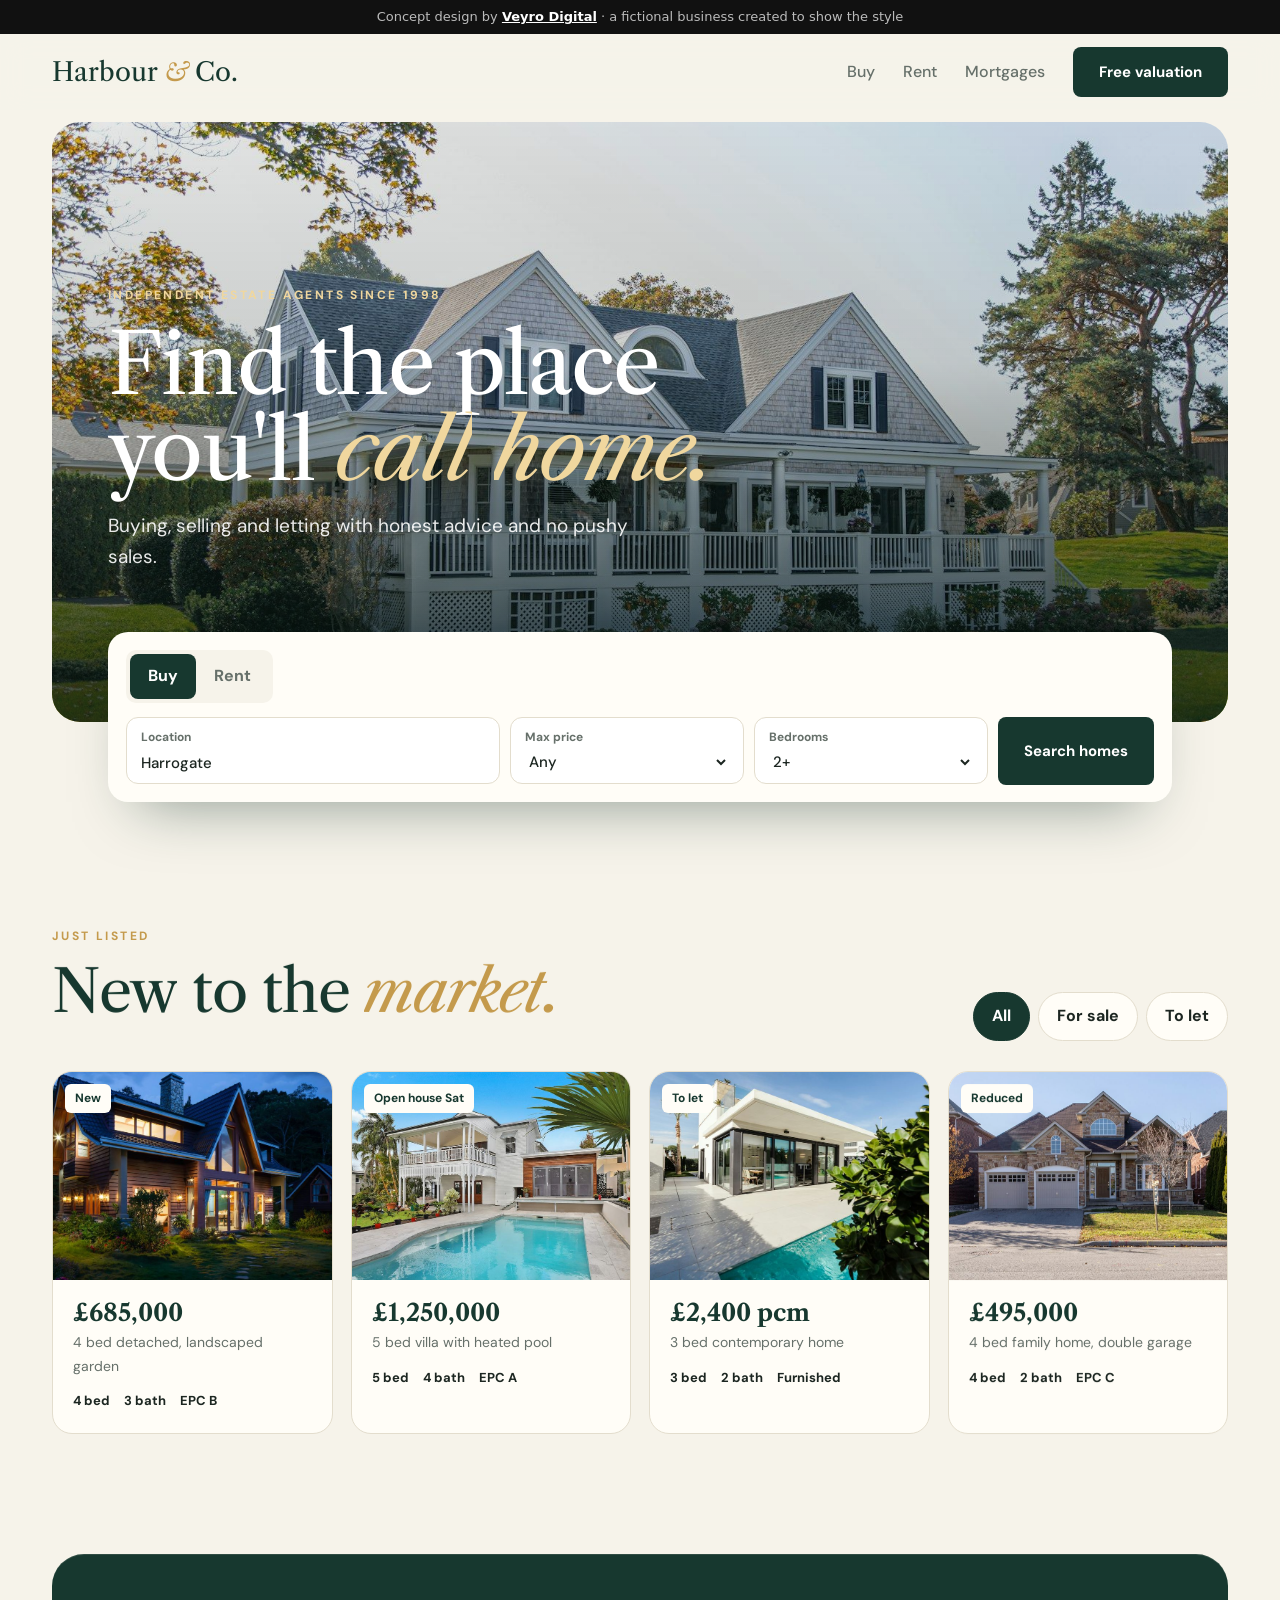
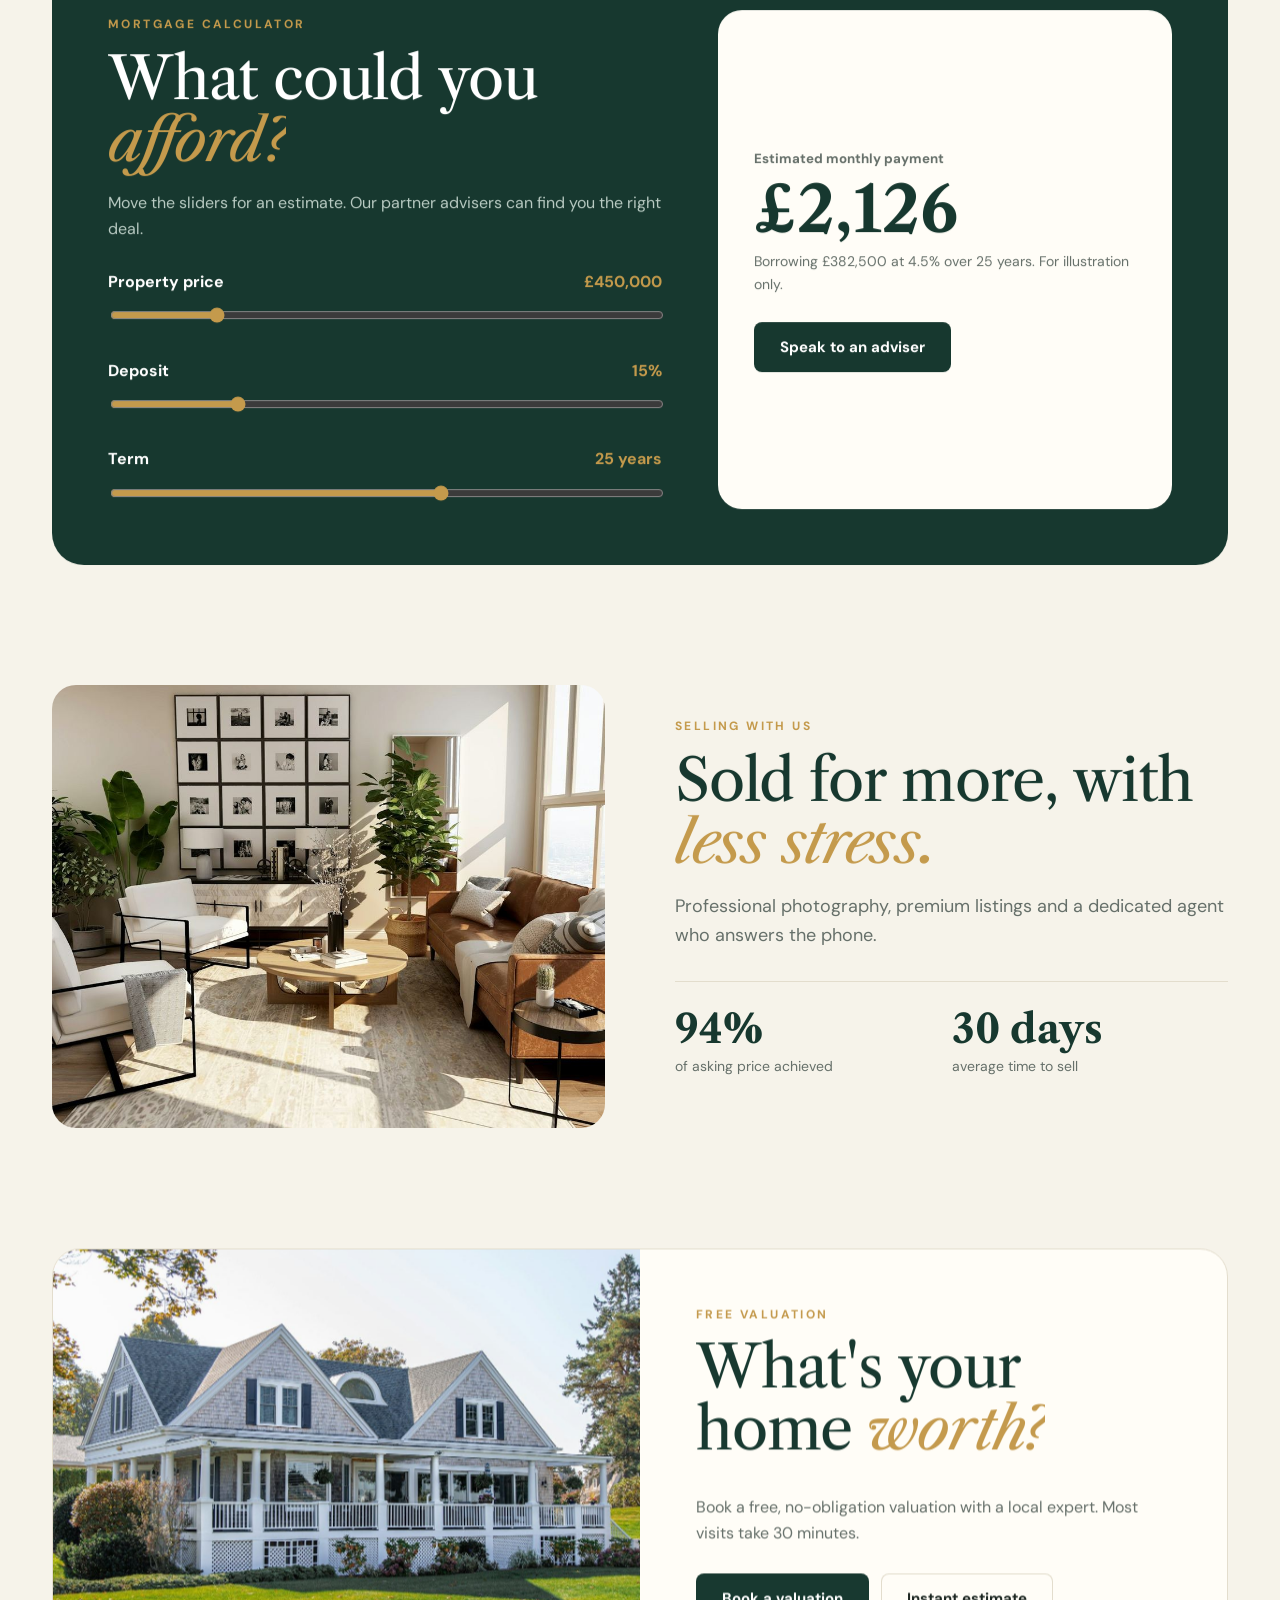
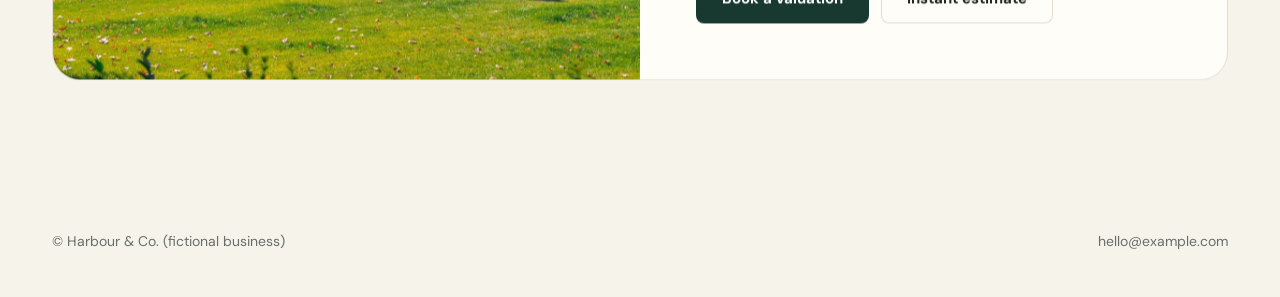
<file: website/work/harbour.html>
<!doctype html>
<html lang="en">
<head>
<meta charset="utf-8">
<meta name="viewport" content="width=device-width, initial-scale=1">
<title>Harbour &amp; Co. (concept design)</title>
<meta name="robots" content="noindex">
<link rel="preconnect" href="https://fonts.googleapis.com">
<link rel="preconnect" href="https://fonts.gstatic.com" crossorigin>
<link href="https://fonts.googleapis.com/css2?family=Libre+Caslon+Text:ital,wght@0,400;0,700;1,400&family=DM+Sans:wght@400;500;700&display=swap" rel="stylesheet">
<link rel="stylesheet" href="../vendor/lenis.css">
<link rel="stylesheet" href="base.css">
<style>
  /* Established estate agent: cream, deep harbour green, gold */
  :root { --bg: #f6f3ea; --cream: #fffdf7; --green: #17382f; --green-2: #24503f; --gold: #c49a4c; --accent: #c49a4c; --ink: #1c2621; --muted: #66706a; --line: #e3ddcd;
    --serif: "Libre Caslon Text", Georgia, serif; --sans: "DM Sans", system-ui, sans-serif; }
  body { background: var(--bg); color: var(--ink); font: 400 16px/1.65 var(--sans); }
  .btn { padding: 15px 26px; border-radius: 8px; font: 700 15px var(--sans); }
  .btn.green { background: var(--green); color: #fff; }
  .btn.gold { background: var(--gold); color: var(--green); }
  .btn.line { box-shadow: inset 0 0 0 1px var(--line); background: var(--cream); color: var(--ink); }
  .kick { font-size: 12px; font-weight: 700; letter-spacing: .2em; text-transform: uppercase; color: var(--gold); }

  .nav { position: sticky; top: 0; z-index: 50; background: rgba(246,243,234,.9); backdrop-filter: blur(14px); }
  .nav.scrolled { box-shadow: 0 1px 0 var(--line); }
  .nav .wrap { display: flex; align-items: center; justify-content: space-between; height: 76px; }
  .logo { font: 400 26px var(--serif); text-decoration: none; color: var(--green); }
  .logo span { color: var(--gold); font-style: italic; }
  .links { display: flex; gap: 28px; align-items: center; font-weight: 500; }
  .links a:not(.btn) { text-decoration: none; color: var(--muted); }
  @media (max-width: 860px) { .links a:not(.btn) { display: none; } }

  .hero { padding: 12px 0 0; }
  .hero-img { position: relative; border-radius: 28px; overflow: hidden; min-height: 600px; color: #fff; display: flex; align-items: flex-end; }
  .hero-img > .frame { position: absolute; inset: 0; }
  .hero-img::after { content: ""; position: absolute; inset: 0; background: linear-gradient(180deg, rgba(10,25,20,.1), rgba(10,25,20,.2) 40%, rgba(10,25,20,.82)); }
  .hero-copy { position: relative; z-index: 1; padding: 0 56px 150px; max-width: 820px; }
  .hero h1 { font: 400 clamp(46px, 6.6vw, 96px)/1.02 var(--serif); margin: 14px 0 16px; letter-spacing: -.02em; }
  .hero h1 em { color: #f0d79e; }
  .hero p { font-size: 19px; opacity: .9; margin: 0; max-width: 520px; }
  .search { position: relative; z-index: 2; margin: -90px 56px 0; background: var(--cream); border-radius: 20px; padding: 18px; box-shadow: 0 30px 60px -30px rgba(23,56,47,.5); }
  .tabs { display: inline-flex; background: var(--bg); border-radius: 10px; padding: 4px; margin-bottom: 14px; }
  .tab { border: 0; background: transparent; padding: 9px 18px; border-radius: 8px; font-weight: 700; cursor: pointer; color: var(--muted); }
  .tab[aria-pressed="true"] { background: var(--green); color: #fff; }
  .fields { display: grid; grid-template-columns: 1.6fr 1fr 1fr auto; gap: 10px; }
  .fields label { display: grid; gap: 4px; font-size: 12px; font-weight: 700; color: var(--muted); border: 1px solid var(--line); border-radius: 12px; padding: 10px 14px; background: #fff; }
  .fields input, .fields select { border: 0; outline: none; font: 500 15px var(--sans); color: var(--ink); background: transparent; padding: 0; width: 100%; }
  @media (max-width: 900px) { .hero-copy { padding: 0 22px 130px; } .hero-img { min-height: 540px; border-radius: 20px; } .search { margin: -100px 12px 0; } .fields { grid-template-columns: 1fr 1fr; } .fields label:first-child, .fields .btn { grid-column: 1 / -1; } }

  section { padding: 120px 0; }
  @media (max-width: 600px) { section { padding: 76px 0; } }
  h2 { font: 400 clamp(36px, 4.6vw, 64px)/1.05 var(--serif); margin: 12px 0 18px; letter-spacing: -.02em; color: var(--green); }
  h2 em { color: var(--gold); }
  .head { display: flex; justify-content: space-between; align-items: end; gap: 20px; flex-wrap: wrap; margin-bottom: 30px; }
  .filters { display: flex; gap: 8px; flex-wrap: wrap; }
  .filter { border: 1px solid var(--line); background: var(--cream); padding: 10px 18px; border-radius: 999px; font-weight: 700; cursor: pointer; }
  .filter[aria-pressed="true"] { background: var(--green); color: #fff; border-color: var(--green); }
  .homes { display: grid; grid-template-columns: repeat(4, 1fr); gap: 18px; }
  .home { background: var(--cream); border-radius: 20px; overflow: hidden; border: 1px solid var(--line); transition: transform .5s cubic-bezier(.2,.8,.2,1), box-shadow .5s; }
  .home:hover { transform: translateY(-6px); box-shadow: 0 30px 50px -30px rgba(23,56,47,.45); }
  .home[hidden] { display: none; }
  .home .frame { aspect-ratio: 4 / 3; }
  .home .badge { position: absolute; top: 12px; left: 12px; z-index: 1; background: var(--cream); color: var(--green); font-size: 12px; font-weight: 700; padding: 5px 10px; border-radius: 6px; }
  .home .info { padding: 18px 20px 22px; }
  .home .price { font: 700 24px var(--serif); color: var(--green); }
  .home p { margin: 4px 0 12px; color: var(--muted); font-size: 14px; }
  .home .meta { display: flex; gap: 14px; font-size: 13px; font-weight: 700; }
  @media (max-width: 1000px) { .homes { grid-template-columns: 1fr 1fr; } }
  @media (max-width: 560px) { .homes { grid-template-columns: 1fr; } }

  /* Mortgage calculator */
  .calc { background: var(--green); color: #fff; border-radius: 32px; padding: 56px; display: grid; grid-template-columns: 1.1fr .9fr; gap: 56px; }
  .calc h2 { color: #fff; }
  .calc p { color: #b9cbc3; }
  .slider { margin-top: 26px; }
  .slider label { display: flex; justify-content: space-between; font-weight: 700; margin-bottom: 10px; }
  .slider label b { color: var(--gold); }
  .slider input { width: 100%; accent-color: var(--gold); }
  .pay { background: var(--cream); color: var(--ink); border-radius: 24px; padding: 36px; display: flex; flex-direction: column; justify-content: center; gap: 8px; }
  .pay small { color: var(--muted); font-weight: 700; }
  .pay .amt { font: 700 clamp(46px, 5vw, 66px)/1 var(--serif); color: var(--green); }
  .pay .sub { color: var(--muted); font-size: 14px; }
  .pay .btn { margin-top: 18px; align-self: flex-start; }
  @media (max-width: 900px) { .calc { grid-template-columns: 1fr; padding: 28px; border-radius: 24px; } }

  .sell { display: grid; grid-template-columns: 1fr 1fr; gap: 70px; align-items: center; }
  .sell .frame { aspect-ratio: 5 / 4; border-radius: 24px; }
  .stats { display: grid; grid-template-columns: 1fr 1fr; gap: 0; margin-top: 30px; border-top: 1px solid var(--line); }
  .stats div { padding: 22px 0; }
  .stats b { display: block; font: 700 40px var(--serif); color: var(--green); }
  .stats span { color: var(--muted); font-size: 14px; }
  @media (max-width: 900px) { .sell { grid-template-columns: 1fr; gap: 36px; } }

  .valuation { border-radius: 28px; overflow: hidden; display: grid; grid-template-columns: 1fr 1fr; background: var(--cream); border: 1px solid var(--line); }
  .valuation .frame { min-height: 380px; }
  .valuation .copy { padding: 56px; display: flex; flex-direction: column; justify-content: center; }
  @media (max-width: 860px) { .valuation { grid-template-columns: 1fr; } .valuation .copy { padding: 32px 24px; } .valuation .frame { min-height: 260px; } }
  footer { padding: 30px 0 44px; color: var(--muted); font-size: 14px; }
  footer .wrap { display: flex; justify-content: space-between; gap: 16px; flex-wrap: wrap; }
</style>
<script>document.documentElement.classList.add("js");setTimeout(function(){if(!window.__fx)document.documentElement.classList.remove("js")},3000)</script>
</head>
<body>
<div class="clip">
<div class="cbar">Concept design by <a href="../concepts.html">Veyro Digital</a> · a fictional business created to show the style</div>
<header class="nav">
  <div class="wrap">
    <a class="logo" href="#">Harbour <span>&amp;</span> Co.</a>
    <nav class="links"><a href="#homes">Buy</a><a href="#homes">Rent</a><a href="#mortgage">Mortgages</a><a class="btn green" href="#value">Free valuation</a></nav>
  </div>
</header>

<main>
  <section class="hero" style="padding-bottom:0">
    <div class="wrap">
      <div class="hero-img">
        <div class="frame"><img src="../assets/photos/harbour-hero.jpg" alt="Classic white family home with a wraparound porch" data-parallax fetchpriority="high"></div>
        <div class="hero-copy"><span class="kick" style="color:#f0d79e">Independent estate agents since 1998</span><h1>Find the place you'll <em>call home.</em></h1><p>Buying, selling and letting with honest advice and no pushy sales.</p></div>
      </div>
      <form class="search" onsubmit="return false">
        <div class="tabs"><button class="tab" type="button" aria-pressed="true">Buy</button><button class="tab" type="button" aria-pressed="false">Rent</button></div>
        <div class="fields">
          <label>Location<input type="text" value="Harrogate" aria-label="Location"></label>
          <label>Max price<select aria-label="Max price"><option>Any</option><option>£500,000</option><option>£1,000,000</option></select></label>
          <label>Bedrooms<select aria-label="Bedrooms"><option>2+</option><option>3+</option><option>4+</option></select></label>
          <button class="btn green" type="submit">Search homes</button>
        </div>
      </form>
    </div>
  </section>

  <section id="homes">
    <div class="wrap">
      <div class="head"><div><span class="kick">Just listed</span><h2>New to the <em>market.</em></h2></div>
        <div class="filters"><button class="filter" aria-pressed="true" data-f="all">All</button><button class="filter" aria-pressed="false" data-f="sale">For sale</button><button class="filter" aria-pressed="false" data-f="let">To let</button></div></div>
      <div class="homes">
        <article class="home" data-type="sale" data-reveal><div class="frame"><img src="../assets/photos/harbour-1.jpg" alt="Timber family home lit at dusk" loading="lazy"><span class="badge">New</span></div><div class="info"><div class="price">£685,000</div><p>4 bed detached, landscaped garden</p><div class="meta"><span>4 bed</span><span>3 bath</span><span>EPC B</span></div></div></article>
        <article class="home" data-type="sale" data-reveal><div class="frame"><img src="../assets/photos/harbour-2.jpg" alt="White house with a swimming pool" loading="lazy"><span class="badge">Open house Sat</span></div><div class="info"><div class="price">£1,250,000</div><p>5 bed villa with heated pool</p><div class="meta"><span>5 bed</span><span>4 bath</span><span>EPC A</span></div></div></article>
        <article class="home" data-type="let" data-reveal><div class="frame"><img src="../assets/photos/harbour-3.jpg" alt="Modern white house with glass doors" loading="lazy"><span class="badge">To let</span></div><div class="info"><div class="price">£2,400 pcm</div><p>3 bed contemporary home</p><div class="meta"><span>3 bed</span><span>2 bath</span><span>Furnished</span></div></div></article>
        <article class="home" data-type="sale" data-reveal><div class="frame"><img src="../assets/photos/harbour-4.jpg" alt="Brick family home with a double garage" loading="lazy"><span class="badge">Reduced</span></div><div class="info"><div class="price">£495,000</div><p>4 bed family home, double garage</p><div class="meta"><span>4 bed</span><span>2 bath</span><span>EPC C</span></div></div></article>
      </div>
    </div>
  </section>

  <section id="mortgage" style="padding-top:0">
    <div class="wrap">
      <div class="calc" data-reveal>
        <div>
          <span class="kick">Mortgage calculator</span>
          <h2>What could you <em>afford?</em></h2>
          <p>Move the sliders for an estimate. Our partner advisers can find you the right deal.</p>
          <div class="slider"><label for="price">Property price <b id="vPrice">£450,000</b></label><input id="price" type="range" min="100000" max="2000000" step="5000" value="450000"></div>
          <div class="slider"><label for="dep">Deposit <b id="vDep">15%</b></label><input id="dep" type="range" min="5" max="50" step="1" value="15"></div>
          <div class="slider"><label for="term">Term <b id="vTerm">25 years</b></label><input id="term" type="range" min="10" max="35" step="1" value="25"></div>
        </div>
        <div class="pay"><small>Estimated monthly payment</small><div class="amt" id="amt">£2,165</div><div class="sub" id="sub">Based on a 4.5% interest rate. For illustration only.</div><a class="btn green" href="#">Speak to an adviser</a></div>
      </div>
    </div>
  </section>

  <section style="padding-top:0">
    <div class="wrap sell">
      <div class="frame" data-reveal><img src="../assets/photos/harbour-int.jpg" alt="Bright living room with modern furniture" loading="lazy"></div>
      <div>
        <span class="kick">Selling with us</span>
        <h2>Sold for more, with <em>less stress.</em></h2>
        <p style="color:var(--muted);font-size:18px">Professional photography, premium listings and a dedicated agent who answers the phone.</p>
        <div class="stats">
          <div data-reveal><b data-count="98" data-suf="%">98%</b><span>of asking price achieved</span></div>
          <div data-reveal><b data-count="31" data-suf=" days">31 days</b><span>average time to sell</span></div>
        </div>
      </div>
    </div>
  </section>

  <section id="value" style="padding-top:0">
    <div class="wrap">
      <div class="valuation" data-reveal>
        <div class="frame"><img src="../assets/photos/harbour-hero.jpg" alt="Family home exterior" loading="lazy"></div>
        <div class="copy"><span class="kick">Free valuation</span><h2>What's your home <em>worth?</em></h2><p style="color:var(--muted)">Book a free, no-obligation valuation with a local expert. Most visits take 30 minutes.</p><div style="display:flex;gap:12px;flex-wrap:wrap;margin-top:10px"><a class="btn green" href="#">Book a valuation</a><a class="btn line" href="#">Instant estimate</a></div></div>
      </div>
    </div>
  </section>
</main>
<footer><div class="wrap"><span>© Harbour &amp; Co. (fictional business)</span><span>hello@example.com</span></div></footer>
</div>

<script src="../vendor/gsap.min.js"></script>
<script src="../vendor/ScrollTrigger.min.js"></script>
<script src="../vendor/lenis.min.js"></script>
<script src="motion.js"></script>
<script>
  // Buy / Rent tabs
  const tabs = document.querySelectorAll(".tab");
  tabs.forEach(t => t.addEventListener("click", () => tabs.forEach(x => x.setAttribute("aria-pressed", x === t))));
  // Listing filter
  const filters = document.querySelectorAll(".filter"), homes = document.querySelectorAll(".home");
  filters.forEach(f => f.addEventListener("click", () => {
    filters.forEach(x => x.setAttribute("aria-pressed", x === f));
    homes.forEach(h => { h.hidden = !(f.dataset.f === "all" || h.dataset.type === f.dataset.f); });
    if (window.gsap && !matchMedia("(prefers-reduced-motion: reduce)").matches) gsap.fromTo([...homes].filter(h => !h.hidden), { y: 20, opacity: 0 }, { y: 0, opacity: 1, duration: .5, stagger: .06, ease: "power3.out" });
  }));
  // Mortgage calculator (standard repayment formula)
  const $ = id => document.getElementById(id), gbp = n => "£" + Math.round(n).toLocaleString("en-GB");
  function calc() {
    const price = +$("price").value, dep = +$("dep").value, yrs = +$("term").value, r = .045 / 12, n = yrs * 12;
    const loan = price * (1 - dep / 100), m = loan * r / (1 - Math.pow(1 + r, -n));
    $("vPrice").textContent = gbp(price); $("vDep").textContent = dep + "%"; $("vTerm").textContent = yrs + " years";
    $("amt").textContent = gbp(m); $("sub").textContent = `Borrowing ${gbp(loan)} at 4.5% over ${yrs} years. For illustration only.`;
  }
  ["price", "dep", "term"].forEach(id => $(id).addEventListener("input", calc)); calc();
</script>
</body>
</html>
</file>
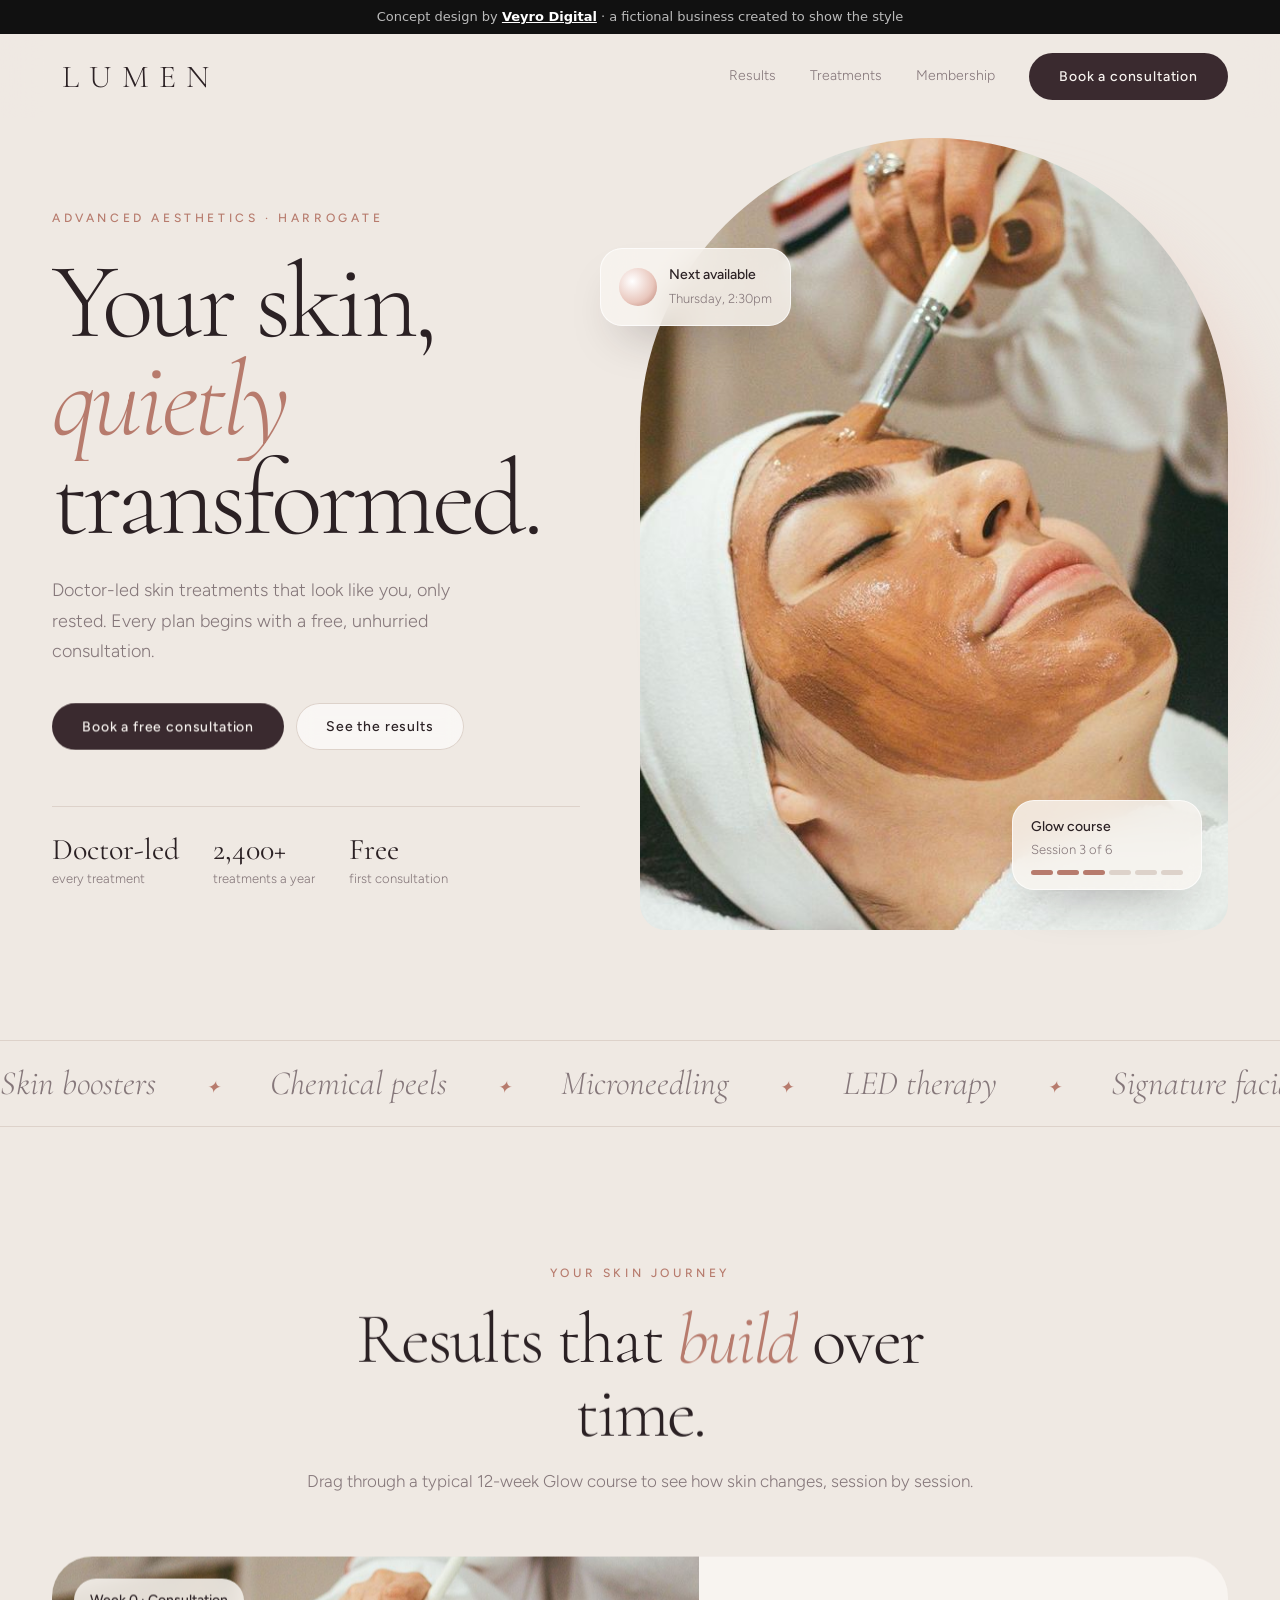
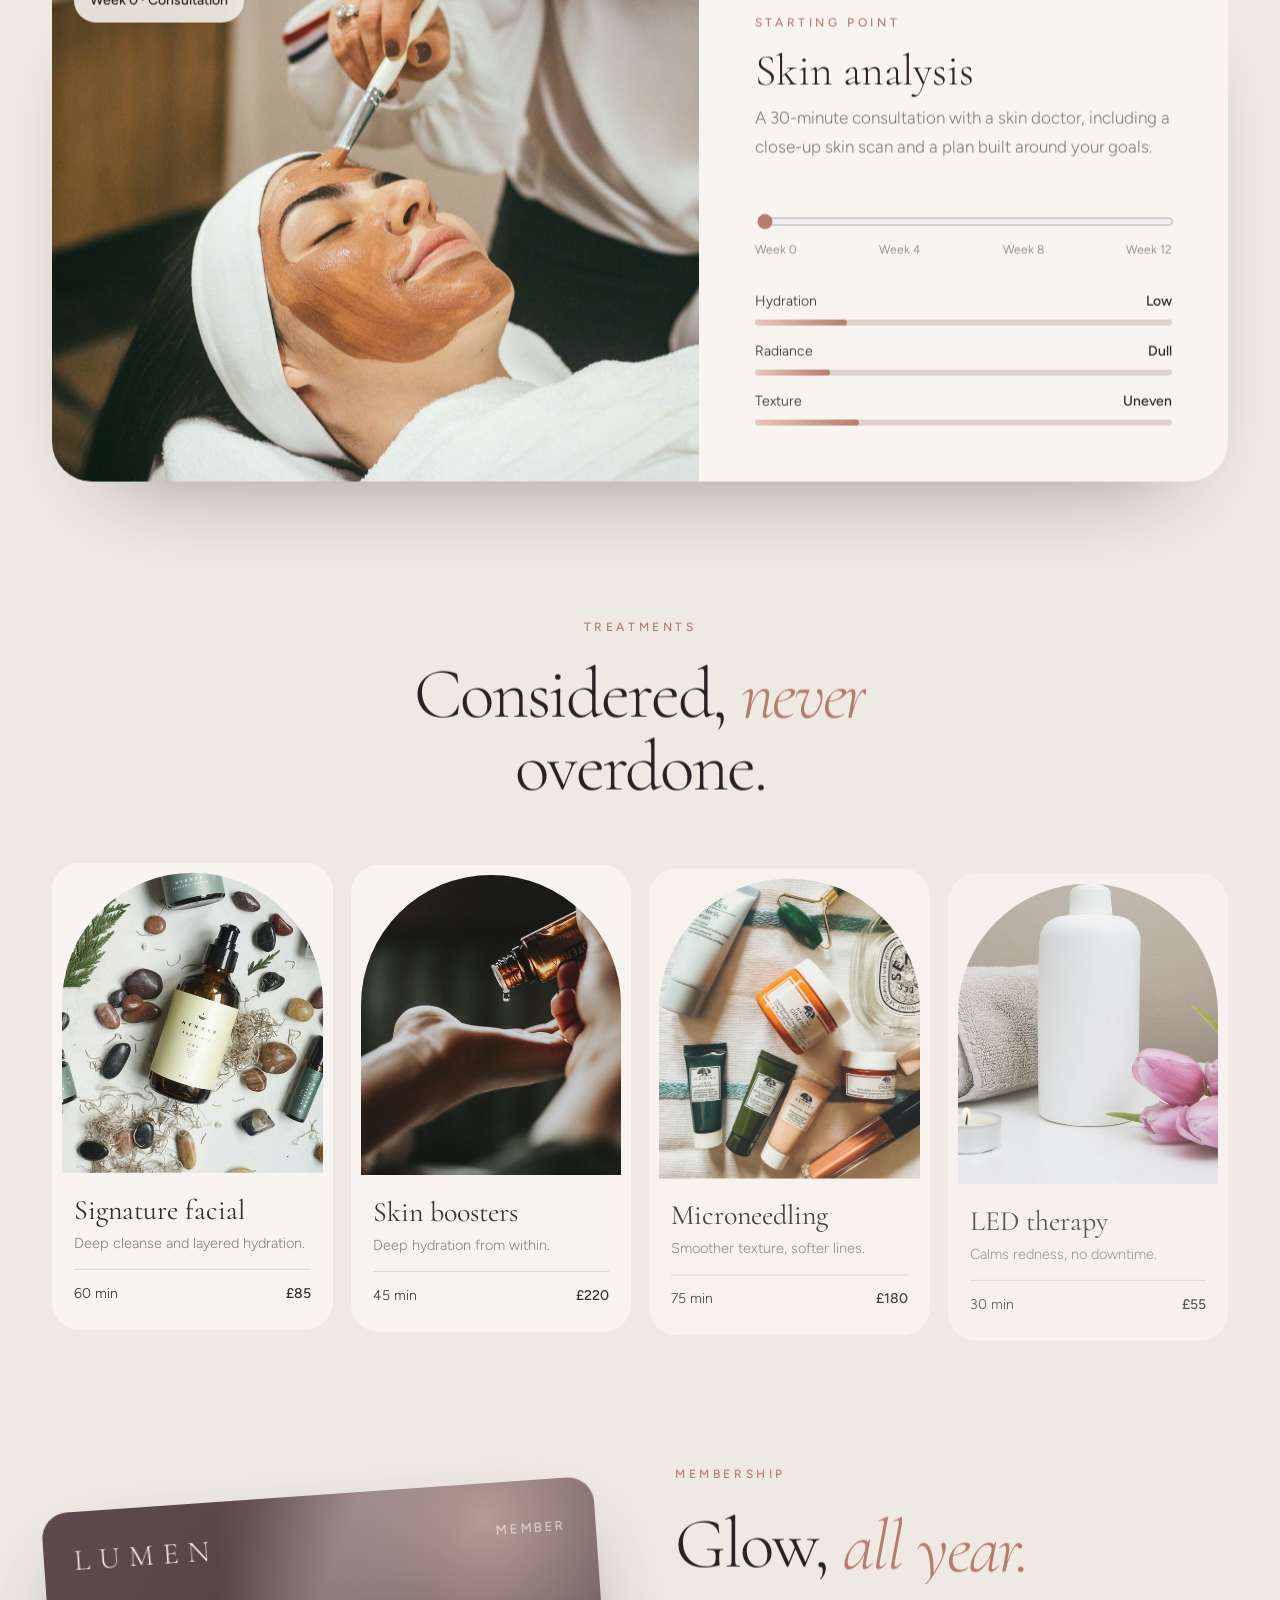
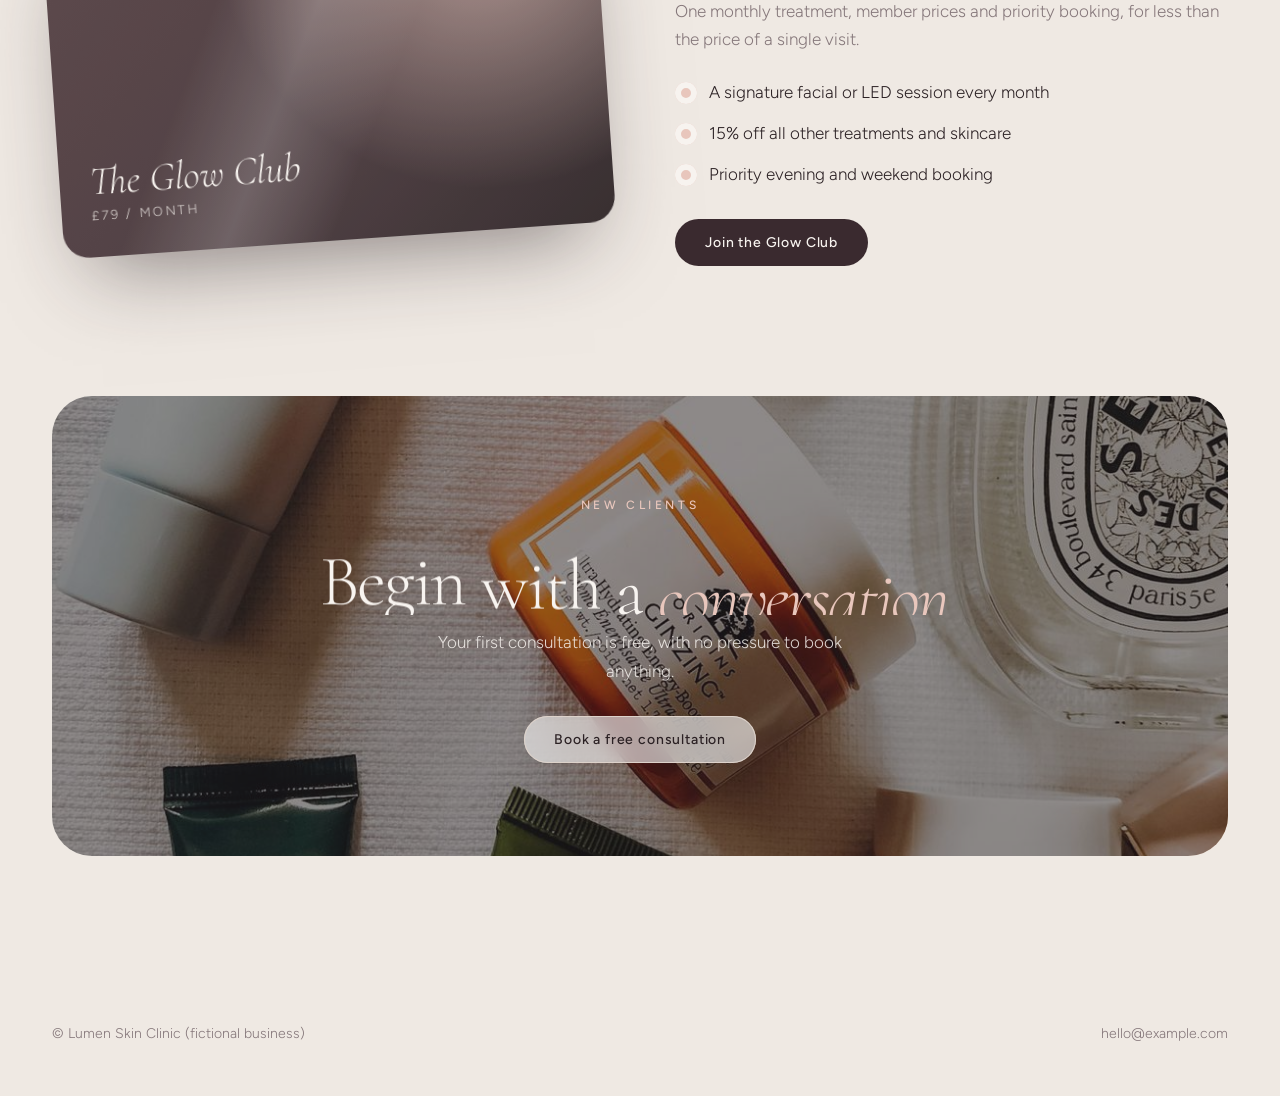
<file: website/work/lumen.html>
<!doctype html>
<html lang="en">
<head>
<meta charset="utf-8">
<meta name="viewport" content="width=device-width, initial-scale=1">
<title>Lumen Skin Clinic (concept design)</title>
<meta name="robots" content="noindex">
<link rel="preconnect" href="https://fonts.googleapis.com">
<link rel="preconnect" href="https://fonts.gstatic.com" crossorigin>
<link href="https://fonts.googleapis.com/css2?family=Cormorant:ital,wght@0,300;0,400;1,300;1,400&family=Figtree:wght@300;400;500;600&display=swap" rel="stylesheet">
<link rel="stylesheet" href="../vendor/lenis.css">
<link rel="stylesheet" href="base.css">
<style>
  /* Clinical luxury: warm greige, deep plum ink, blush glow */
  :root { --bg: #efe9e3; --paper: #f8f4f0; --white: #fff; --ink: #2b2124; --muted: #85777a; --line: #ddd2ca; --blush: #e9c7bd; --rose: #b77b6d; --accent: #b77b6d; --plum: #3a2a2f;
    --serif: Cormorant, Georgia, serif; --sans: Figtree, system-ui, sans-serif; }
  body { background: var(--bg); color: var(--ink); font: 300 17px/1.7 var(--sans); }
  .eyebrow { font-size: 12px; font-weight: 500; letter-spacing: .3em; text-transform: uppercase; color: var(--rose); }
  .btn { padding: 15px 30px; border-radius: 999px; font: 500 14px var(--sans); letter-spacing: .06em; }
  .btn.ink { background: var(--plum); color: var(--paper); }
  .btn.soft { background: rgba(255,255,255,.6); color: var(--ink); box-shadow: inset 0 0 0 1px var(--line); backdrop-filter: blur(10px); }

  .nav { position: sticky; top: 0; z-index: 50; background: rgba(239,233,227,.75); backdrop-filter: blur(18px); }
  .nav.scrolled { box-shadow: 0 1px 0 var(--line); }
  .nav .wrap { display: flex; align-items: center; justify-content: space-between; height: 84px; }
  .logo { font: 300 32px var(--serif); letter-spacing: .32em; text-decoration: none; padding-left: .32em; }
  .links { display: flex; gap: 34px; align-items: center; font-size: 14px; }
  .links a:not(.btn) { text-decoration: none; color: var(--muted); }
  @media (max-width: 860px) { .links a:not(.btn) { display: none; } }

  .hero { padding: 20px 0 110px; }
  .hero .wrap { display: grid; grid-template-columns: 1fr 1fr; gap: 0; align-items: stretch; }
  .hero-copy { padding: 70px 60px 40px 0; display: flex; flex-direction: column; justify-content: center; }
  .hero h1 { font: 300 clamp(60px, 8.4vw, 132px)/.92 var(--serif); letter-spacing: -.035em; margin: 24px 0 26px; }
  .hero h1 em { font-style: italic; color: var(--rose); }
  .hero p { color: var(--muted); font-size: 18px; max-width: 420px; margin: 0 0 36px; }
  .ctas { display: flex; gap: 12px; flex-wrap: wrap; }
  .awards { display: flex; gap: 34px; margin-top: 56px; padding-top: 24px; border-top: 1px solid var(--line); font-size: 13px; color: var(--muted); }
  .awards b { display: block; font: 400 30px var(--serif); color: var(--ink); }
  .portrait { position: relative; min-height: 680px; }
  .portrait .frame { position: absolute; inset: 0; border-radius: 340px 340px 30px 30px; }
  .portrait::before { content: ""; position: absolute; inset: 8% -6% -6% 10%; border-radius: 340px 340px 30px 30px; background: radial-gradient(circle at 50% 30%, var(--blush), transparent 70%); filter: blur(30px); z-index: -1; }
  .chip { position: absolute; z-index: 1; background: rgba(248,244,240,.82); backdrop-filter: blur(16px); border: 1px solid rgba(255,255,255,.7); border-radius: 22px; padding: 14px 18px; box-shadow: 0 24px 50px -24px rgba(43,33,36,.4); font-size: 14px; }
  .chip b { display: block; font-weight: 500; }
  .chip span { color: var(--muted); font-size: 13px; }
  .c1 { left: -40px; top: 110px; display: flex; gap: 12px; align-items: center; }
  .c1 i { width: 38px; height: 38px; border-radius: 50%; background: radial-gradient(circle at 35% 35%, #fff, var(--blush) 60%, var(--rose)); }
  .c2 { right: 26px; bottom: 40px; }
  .c2 .dots { display: flex; gap: 4px; margin-top: 8px; } .c2 .dots i { width: 22px; height: 5px; border-radius: 3px; background: var(--rose); } .c2 .dots i:nth-child(n+4) { background: var(--line); }
  @media (max-width: 900px) { .hero .wrap { grid-template-columns: 1fr; } .hero-copy { padding: 30px 0; } .portrait { min-height: 460px; } .c1 { left: 12px; top: 20px; } .c2 { right: 12px; bottom: 12px; } }

  .marquee { overflow: hidden; border-block: 1px solid var(--line); padding: 22px 0; }
  .marquee div { display: flex; gap: 50px; width: max-content; animation: m 40s linear infinite; font: italic 300 34px var(--serif); color: var(--muted); white-space: nowrap; }
  .marquee span::after { content: "✦"; margin-left: 50px; font-size: .5em; color: var(--rose); vertical-align: middle; }
  @keyframes m { to { transform: translateX(-50%); } }

  section { padding: 130px 0; }
  @media (max-width: 600px) { section { padding: 80px 0; } }
  h2 { font: 300 clamp(44px, 5.6vw, 88px)/1 var(--serif); letter-spacing: -.03em; margin: 18px 0 20px; }
  h2 em { font-style: italic; color: var(--rose); }
  .center { text-align: center; max-width: 680px; margin: 0 auto 60px; }
  .center p { color: var(--muted); margin: 0; }

  /* Skin journey */
  .journey { display: grid; grid-template-columns: 1.1fr .9fr; gap: 0; background: var(--paper); border-radius: 40px; overflow: hidden; box-shadow: 0 50px 90px -60px rgba(43,33,36,.5); }
  .j-pic { position: relative; min-height: 520px; overflow: hidden; }
  .j-pic img { position: absolute; inset: 0; width: 100%; height: 100%; object-fit: cover; transition: filter .4s; }
  .j-glow { position: absolute; inset: 0; background: radial-gradient(circle at 50% 40%, rgba(255,232,220,.75), transparent 60%); mix-blend-mode: soft-light; opacity: var(--g, .2); transition: opacity .4s; }
  .j-week { position: absolute; left: 22px; top: 22px; background: rgba(248,244,240,.88); backdrop-filter: blur(10px); padding: 10px 16px; border-radius: 999px; font-weight: 500; font-size: 14px; }
  .j-copy { padding: 56px; display: flex; flex-direction: column; justify-content: center; }
  .j-copy h3 { font: 300 44px/1.05 var(--serif); margin: 14px 0 10px; }
  .j-copy p { color: var(--muted); margin: 0 0 24px; min-height: 84px; }
  .j-range { width: 100%; accent-color: var(--rose); }
  .j-marks { display: flex; justify-content: space-between; font-size: 12px; color: var(--muted); margin-top: 8px; }
  .meters { display: grid; gap: 14px; margin-top: 30px; }
  .meter label { display: flex; justify-content: space-between; font-size: 14px; margin-bottom: 6px; }
  .meter label b { font-weight: 500; }
  .meter .bar { height: 6px; border-radius: 6px; background: var(--line); overflow: hidden; }
  .meter .bar i { display: block; height: 100%; width: var(--w, 20%); background: linear-gradient(90deg, var(--blush), var(--rose)); border-radius: 6px; transition: width .5s cubic-bezier(.2,.8,.2,1); }
  @media (max-width: 900px) { .journey { grid-template-columns: 1fr; border-radius: 28px; } .j-pic { min-height: 340px; } .j-copy { padding: 28px; } }

  .treats { display: grid; grid-template-columns: repeat(4, 1fr); gap: 18px; }
  .treat { background: var(--paper); border-radius: 28px; overflow: hidden; transition: transform .6s cubic-bezier(.2,.8,.2,1), box-shadow .6s; }
  .treat:hover { transform: translateY(-8px); box-shadow: 0 30px 60px -30px rgba(43,33,36,.4); }
  .treat .frame { aspect-ratio: 4 / 4.6; border-radius: 200px 200px 0 0; margin: 10px 10px 0; }
  .treat .t { padding: 20px 22px 24px; }
  .treat h3 { font: 400 28px var(--serif); margin: 0 0 4px; }
  .treat p { margin: 0 0 14px; color: var(--muted); font-size: 14.5px; }
  .treat .m { display: flex; justify-content: space-between; font-size: 14px; padding-top: 12px; border-top: 1px solid var(--line); }
  .treat .m b { font-weight: 500; }
  @media (max-width: 1000px) { .treats { grid-template-columns: 1fr 1fr; } }
  @media (max-width: 560px) { .treats { grid-template-columns: 1fr; } }

  .member { display: grid; grid-template-columns: 1fr 1fr; gap: 70px; align-items: center; }
  .card { aspect-ratio: 1.6; border-radius: 26px; padding: 30px; color: var(--paper); display: flex; flex-direction: column; justify-content: space-between; position: relative; overflow: hidden;
    background: radial-gradient(circle at 80% 10%, rgba(233,199,189,.65), transparent 50%), linear-gradient(135deg, #4a3439, var(--plum) 60%, #1f1619); box-shadow: 0 40px 80px -30px rgba(43,33,36,.6); transform: rotate(-4deg); }
  .card::after { content: ""; position: absolute; inset: 0; background: linear-gradient(115deg, transparent 30%, rgba(255,255,255,.18) 45%, transparent 60%); animation: sheen 5s ease-in-out infinite; }
  @keyframes sheen { 0% { transform: translateX(-100%); } 60%, 100% { transform: translateX(100%); } }
  .card .top { display: flex; justify-content: space-between; align-items: center; font-size: 13px; letter-spacing: .2em; text-transform: uppercase; }
  .card .lg { font: 300 30px var(--serif); letter-spacing: .3em; }
  .card .nm { font: italic 300 40px var(--serif); }
  .perks { list-style: none; padding: 0; margin: 24px 0 30px; display: grid; gap: 12px; }
  .perks li { display: flex; gap: 12px; align-items: center; }
  .perks li::before { content: ""; width: 22px; height: 22px; border-radius: 50%; background: var(--blush); flex: none; box-shadow: inset 0 0 0 6px var(--paper); }
  @media (max-width: 900px) { .member { grid-template-columns: 1fr; gap: 40px; } .card { transform: none; } }

  .closing { position: relative; border-radius: 40px; overflow: hidden; min-height: 460px; display: flex; align-items: center; justify-content: center; text-align: center; color: var(--paper); }
  .closing .frame { position: absolute; inset: 0; }
  .closing::after { content: ""; position: absolute; inset: 0; background: rgba(43,33,36,.5); }
  .closing > div:last-child { position: relative; z-index: 1; padding: 40px 24px; }
  .closing h2 em { color: var(--blush); }
  .closing p { opacity: .85; margin: 0 auto 30px; max-width: 440px; }
  footer { padding: 36px 0 50px; color: var(--muted); font-size: 14px; }
  footer .wrap { display: flex; justify-content: space-between; gap: 16px; flex-wrap: wrap; }
</style>
<script>document.documentElement.classList.add("js");setTimeout(function(){if(!window.__fx)document.documentElement.classList.remove("js")},3000)</script>
</head>
<body>
<div class="clip">
<div class="cbar">Concept design by <a href="../concepts.html">Veyro Digital</a> · a fictional business created to show the style</div>
<header class="nav">
  <div class="wrap">
    <a class="logo" href="#">LUMEN</a>
    <nav class="links"><a href="#journey">Results</a><a href="#treatments">Treatments</a><a href="#membership">Membership</a><a class="btn ink" href="#">Book a consultation</a></nav>
  </div>
</header>

<main>
  <section class="hero">
    <div class="wrap">
      <div class="hero-copy">
        <span class="eyebrow">Advanced aesthetics · Harrogate</span>
        <h1>Your skin, <em>quietly</em> transformed.</h1>
        <p>Doctor-led skin treatments that look like you, only rested. Every plan begins with a free, unhurried consultation.</p>
        <div class="ctas"><a class="btn ink" href="#">Book a free consultation</a><a class="btn soft" href="#journey">See the results</a></div>
        <div class="awards"><div><b>Doctor-led</b>every treatment</div><div><b>2,400+</b>treatments a year</div><div><b>Free</b>first consultation</div></div>
      </div>
      <div class="portrait">
        <div class="frame"><img src="../assets/photos/lumen-hero.jpg" alt="Client relaxing during a facial treatment" fetchpriority="high"></div>
        <div class="chip c1"><i></i><div><b>Next available</b><span>Thursday, 2:30pm</span></div></div>
        <div class="chip c2"><b>Glow course</b><span>Session 3 of 6</span><div class="dots"><i></i><i></i><i></i><i></i><i></i><i></i></div></div>
      </div>
    </div>
  </section>

  <div class="marquee" aria-hidden="true"><div><span>Skin boosters</span><span>Chemical peels</span><span>Microneedling</span><span>LED therapy</span><span>Signature facials</span><span>Skin boosters</span><span>Chemical peels</span><span>Microneedling</span><span>LED therapy</span><span>Signature facials</span></div></div>

  <section id="journey">
    <div class="wrap">
      <div class="center"><span class="eyebrow">Your skin journey</span><h2>Results that <em>build</em> over time.</h2><p>Drag through a typical 12-week Glow course to see how skin changes, session by session.</p></div>
      <div class="journey" data-reveal>
        <div class="j-pic"><img id="jImg" src="../assets/photos/lumen-hero.jpg" alt="Client during treatment"><div class="j-glow" id="jGlow"></div><span class="j-week" id="jWeek">Week 0 · Consultation</span></div>
        <div class="j-copy">
          <span class="eyebrow" id="jTag">Starting point</span>
          <h3 id="jTitle">Skin analysis</h3>
          <p id="jText">A 30-minute consultation with a skin doctor, including a close-up skin scan and a plan built around your goals.</p>
          <input class="j-range" id="jRange" type="range" min="0" max="3" step="1" value="0" aria-label="Weeks into treatment">
          <div class="j-marks"><span>Week 0</span><span>Week 4</span><span>Week 8</span><span>Week 12</span></div>
          <div class="meters">
            <div class="meter"><label><span>Hydration</span><b id="m1v">Low</b></label><div class="bar"><i id="m1"></i></div></div>
            <div class="meter"><label><span>Radiance</span><b id="m2v">Dull</b></label><div class="bar"><i id="m2"></i></div></div>
            <div class="meter"><label><span>Texture</span><b id="m3v">Uneven</b></label><div class="bar"><i id="m3"></i></div></div>
          </div>
        </div>
      </div>
    </div>
  </section>

  <section id="treatments" style="padding-top:0">
    <div class="wrap">
      <div class="center"><span class="eyebrow">Treatments</span><h2>Considered, <em>never</em> overdone.</h2></div>
      <div class="treats">
        <article class="treat" data-reveal><div class="frame"><img src="../assets/photos/lumen-2.jpg" alt="Skincare products on stones" loading="lazy"></div><div class="t"><h3>Signature facial</h3><p>Deep cleanse and layered hydration.</p><div class="m"><span>60 min</span><b>£85</b></div></div></article>
        <article class="treat" data-reveal><div class="frame"><img src="../assets/photos/lumen-3.jpg" alt="Serum dropper" loading="lazy"></div><div class="t"><h3>Skin boosters</h3><p>Deep hydration from within.</p><div class="m"><span>45 min</span><b>£220</b></div></div></article>
        <article class="treat" data-reveal><div class="frame"><img src="../assets/photos/lumen-4.jpg" alt="Skincare laid out on a towel" loading="lazy"></div><div class="t"><h3>Microneedling</h3><p>Smoother texture, softer lines.</p><div class="m"><span>75 min</span><b>£180</b></div></div></article>
        <article class="treat" data-reveal><div class="frame"><img src="../assets/photos/lumen-1.jpg" alt="Skincare bottle with tulips" loading="lazy"></div><div class="t"><h3>LED therapy</h3><p>Calms redness, no downtime.</p><div class="m"><span>30 min</span><b>£55</b></div></div></article>
      </div>
    </div>
  </section>

  <section id="membership" style="padding-top:0">
    <div class="wrap member">
      <div class="card" data-reveal><div class="top"><span class="lg">LUMEN</span><span>Member</span></div><div><div class="nm">The Glow Club</div><div style="font-size:13px;letter-spacing:.2em;opacity:.8">£79 / MONTH</div></div></div>
      <div>
        <span class="eyebrow">Membership</span>
        <h2>Glow, <em>all year.</em></h2>
        <p style="color:var(--muted)">One monthly treatment, member prices and priority booking, for less than the price of a single visit.</p>
        <ul class="perks"><li>A signature facial or LED session every month</li><li>15% off all other treatments and skincare</li><li>Priority evening and weekend booking</li></ul>
        <a class="btn ink" href="#">Join the Glow Club</a>
      </div>
    </div>
  </section>

  <section style="padding-top:0">
    <div class="wrap"><div class="closing"><div class="frame"><img src="../assets/photos/lumen-4.jpg" alt="" loading="lazy"></div><div><span class="eyebrow" style="color:var(--blush)">New clients</span><h2>Begin with a <em>conversation.</em></h2><p>Your first consultation is free, with no pressure to book anything.</p><a class="btn soft" href="#">Book a free consultation</a></div></div></div>
  </section>
</main>
<footer><div class="wrap"><span>© Lumen Skin Clinic (fictional business)</span><span>hello@example.com</span></div></footer>
</div>

<script src="../vendor/gsap.min.js"></script>
<script src="../vendor/ScrollTrigger.min.js"></script>
<script src="../vendor/lenis.min.js"></script>
<script src="motion.js"></script>
<script>
  // Skin journey slider (illustrative)
  const J = [
    ["Week 0 · Consultation", "Starting point", "Skin analysis", "A 30-minute consultation with a skin doctor, including a close-up skin scan and a plan built around your goals.", [22, "Low"], [18, "Dull"], [25, "Uneven"], .1, "lumen-hero.jpg"],
    ["Week 4 · Session 2", "Early changes", "Deep hydration", "Skin boosters and a signature facial restore moisture. Skin feels plumper and make-up sits better.", [58, "Improving"], [45, "Brighter"], [40, "Softer"], .35, "lumen-2.jpg"],
    ["Week 8 · Session 4", "Visible glow", "Refine and renew", "Microneedling smooths texture and fades marks. Friends start to ask what you've changed.", [78, "Good"], [74, "Radiant"], [70, "Smooth"], .6, "lumen-3.jpg"],
    ["Week 12 · Complete", "Your new normal", "Lasting results", "Your skin is healthier, brighter and more even. We build a light plan to keep it that way.", [92, "Excellent"], [90, "Glowing"], [88, "Refined"], .85, "lumen-1.jpg"],
  ];
  const r = document.getElementById("jRange"), $ = id => document.getElementById(id);
  function setJ(i) {
    const [wk, tag, t, txt, a, b, c, g, img] = J[i];
    $("jWeek").textContent = wk; $("jTag").textContent = tag; $("jTitle").textContent = t; $("jText").textContent = txt;
    [[a, "m1"], [b, "m2"], [c, "m3"]].forEach(([[w, l], id]) => { $(id).style.setProperty("--w", w + "%"); $(id + "v").textContent = l; });
    $("jGlow").style.setProperty("--g", g);
    if (!$("jImg").src.endsWith(img)) $("jImg").src = "../assets/photos/" + img;
  }
  r.addEventListener("input", () => setJ(+r.value)); setJ(0);
</script>
</body>
</html>
</file>
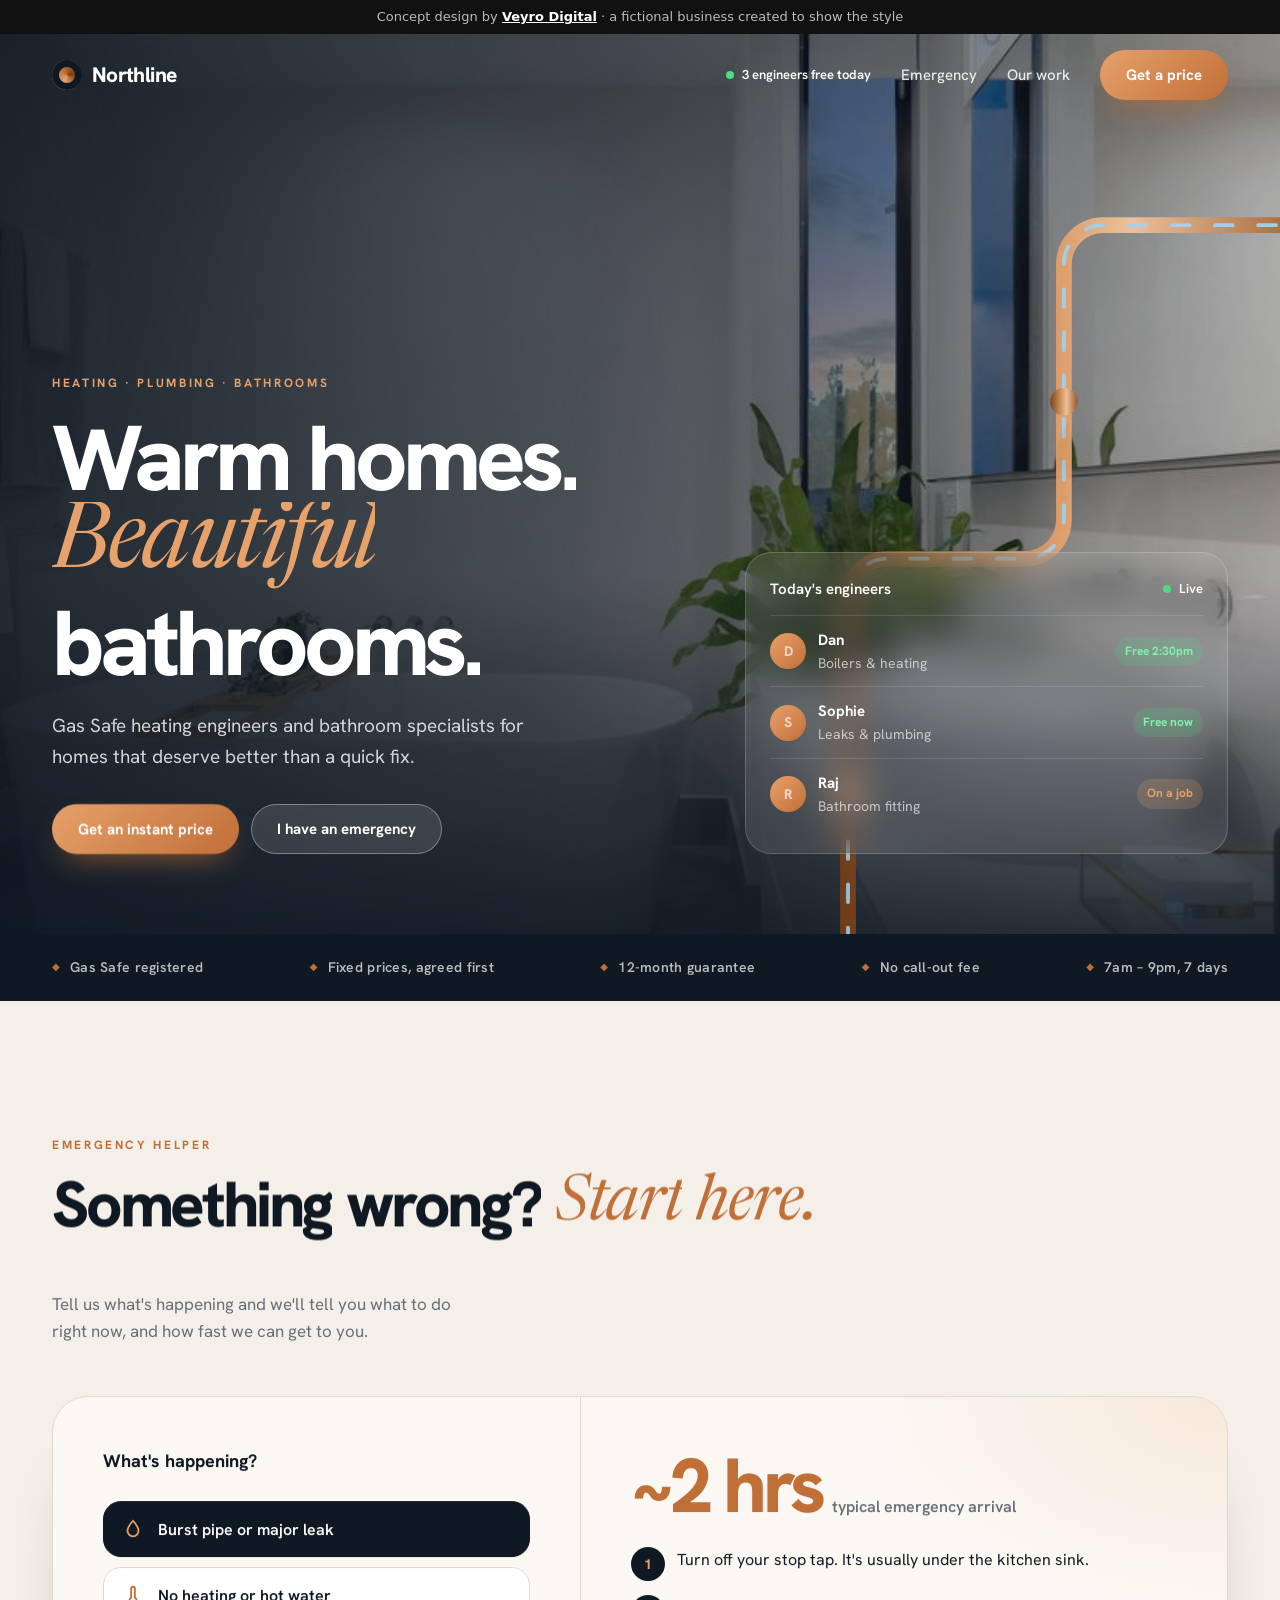
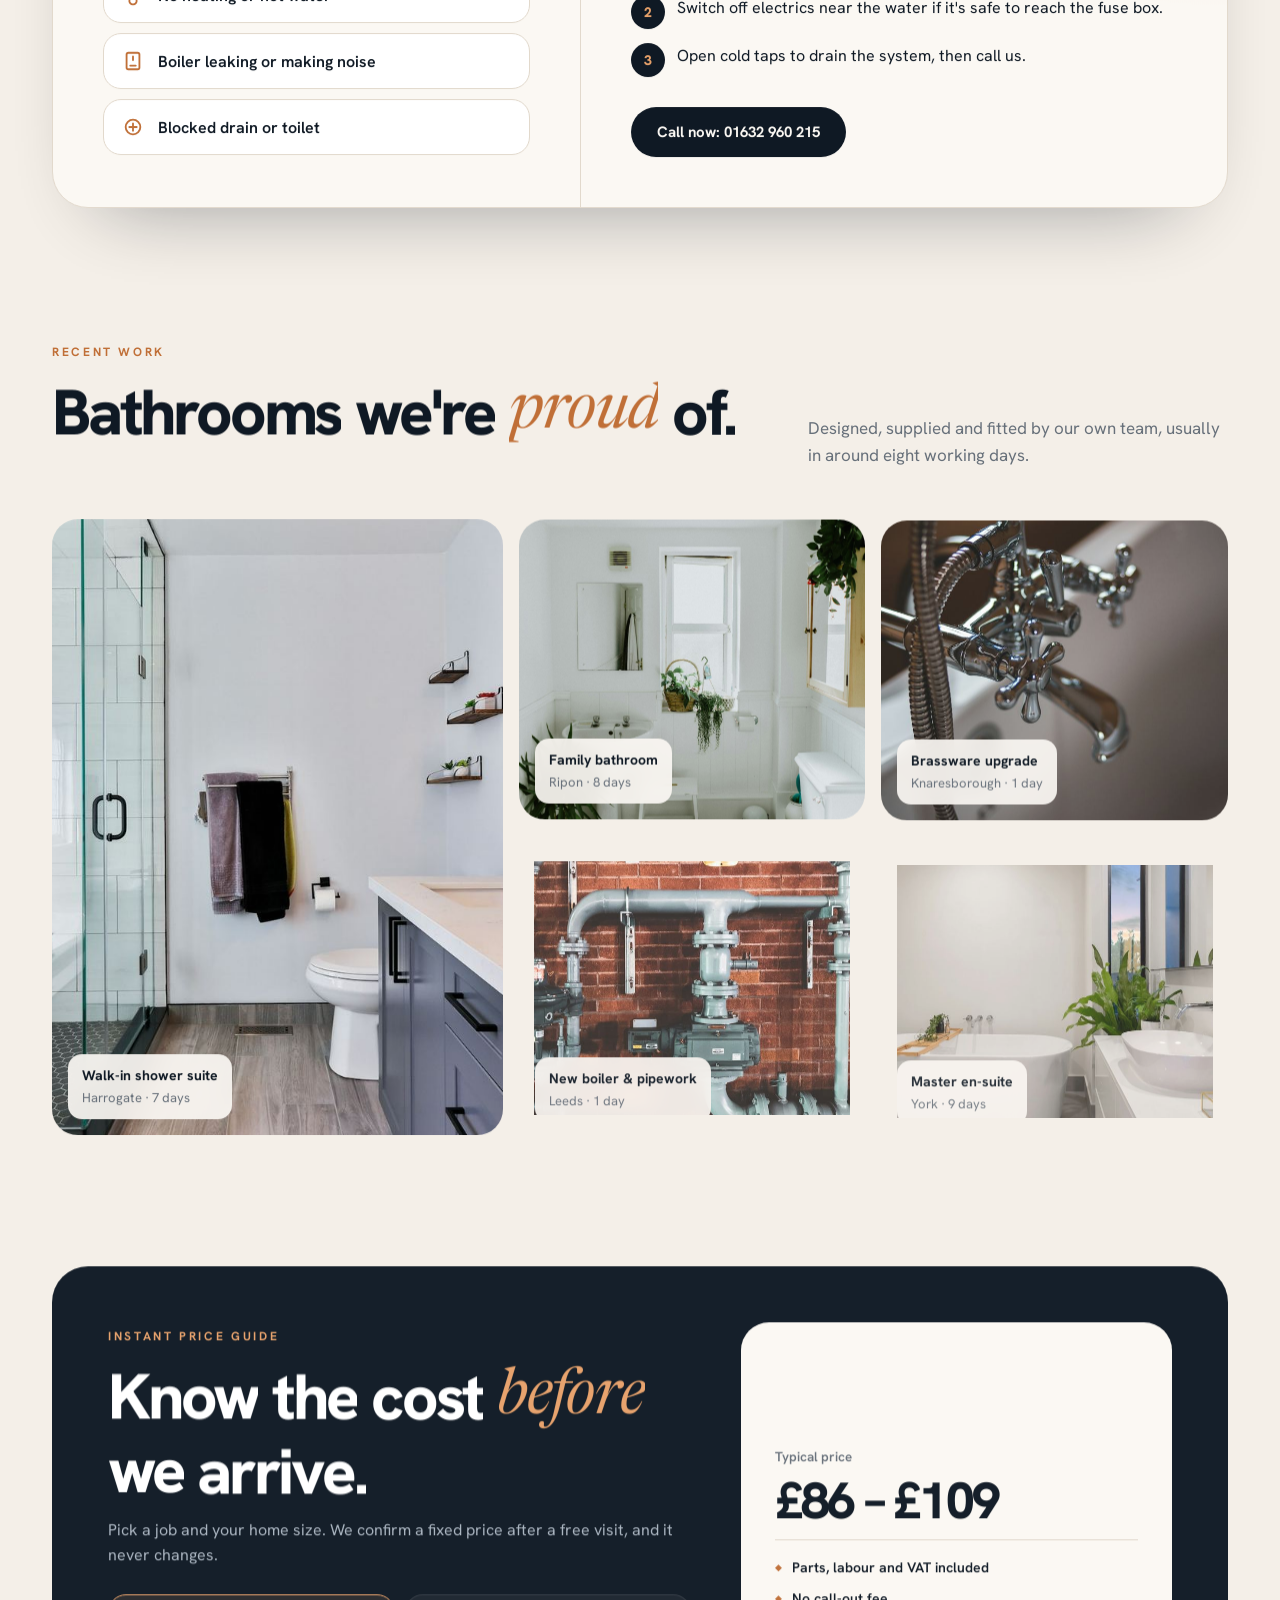
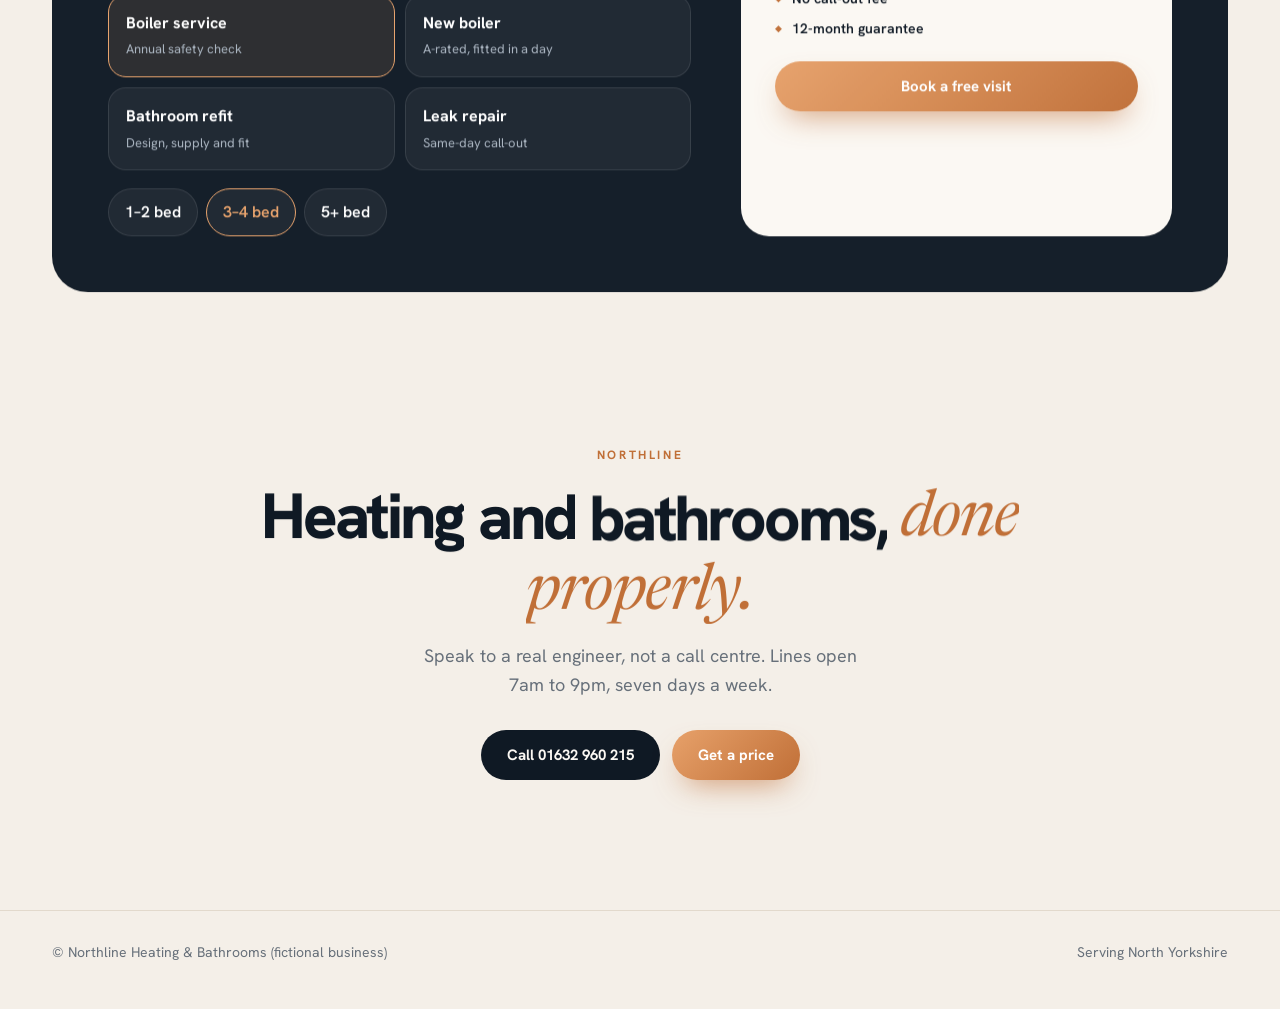
<file: website/work/northline.html>
<!doctype html>
<html lang="en">
<head>
<meta charset="utf-8">
<meta name="viewport" content="width=device-width, initial-scale=1">
<title>Northline (concept design)</title>
<meta name="robots" content="noindex">
<link rel="preconnect" href="https://fonts.googleapis.com">
<link rel="preconnect" href="https://fonts.gstatic.com" crossorigin>
<link href="https://fonts.googleapis.com/css2?family=Hanken+Grotesk:wght@400;500;600;700;800&family=Newsreader:ital,opsz,wght@1,6..72,400&display=swap" rel="stylesheet">
<link rel="stylesheet" href="../vendor/lenis.css">
<link rel="stylesheet" href="base.css">
<style>
  /* Heating & bathroom specialists: ink navy, warm cream, copper */
  :root { --bg: #f4efe8; --cream: #fbf8f3; --ink: #0f1924; --ink-2: #172433; --copper: #c06f37; --copper-2: #e7a16a; --steel: #8b97a4; --muted: #67707a; --line: #e2d9cc; --accent: #c06f37;
    --sans: "Hanken Grotesk", system-ui, sans-serif; --serif: Newsreader, Georgia, serif; }
  body { background: var(--bg); color: var(--ink); font: 400 16px/1.6 var(--sans); }
  .it { font-family: var(--serif); font-style: italic; font-weight: 400; letter-spacing: -.01em; }
  .k { font-size: 12px; font-weight: 700; letter-spacing: .22em; text-transform: uppercase; color: var(--copper); }
  .btn { padding: 15px 26px; border-radius: 999px; font: 700 15px var(--sans); }
  .btn.copper { background: linear-gradient(135deg, var(--copper-2), var(--copper)); color: #fff; box-shadow: 0 14px 30px -12px rgba(192,111,55,.75); }
  .btn.ink { background: var(--ink); color: var(--cream); }
  .btn.glass { background: rgba(255,255,255,.12); color: #fff; box-shadow: inset 0 0 0 1px rgba(255,255,255,.35); backdrop-filter: blur(10px); }

  .nav { position: absolute; top: 34px; left: 0; right: 0; z-index: 50; color: #fff; }
  .nav.scrolled { position: fixed; top: 0; background: rgba(15,25,36,.86); backdrop-filter: blur(14px); }
  .nav .wrap { display: flex; align-items: center; justify-content: space-between; height: 82px; }
  .logo { display: flex; align-items: center; gap: 10px; text-decoration: none; font-weight: 800; font-size: 21px; letter-spacing: -.03em; }
  .logo i { width: 30px; height: 30px; border-radius: 50%; background: conic-gradient(from 200deg, var(--copper-2), var(--copper), #7a3f17, var(--copper-2)); box-shadow: inset 0 0 0 7px var(--ink); }
  .links { display: flex; gap: 30px; align-items: center; font-weight: 500; font-size: 15px; }
  .links a:not(.btn) { text-decoration: none; opacity: .85; }
  .live { display: inline-flex; align-items: center; gap: 8px; font-size: 13px; font-weight: 600; }
  .live i { width: 8px; height: 8px; border-radius: 50%; background: #4ade80; animation: ping 1.8s infinite; }
  @keyframes ping { 0% { box-shadow: 0 0 0 0 rgba(74,222,128,.6); } 70%, 100% { box-shadow: 0 0 0 9px rgba(74,222,128,0); } }
  @media (max-width: 900px) { .links a:not(.btn), .links .live { display: none; } }

  .hero { position: relative; min-height: max(760px, 100svh); color: #fff; display: flex; align-items: flex-end; overflow: hidden; background: var(--ink); }
  .hero > .frame { position: absolute; inset: 0; }
  .hero::after { content: ""; position: absolute; inset: 0; background: linear-gradient(100deg, rgba(15,25,36,.94) 0%, rgba(15,25,36,.7) 45%, rgba(15,25,36,.15) 100%), linear-gradient(0deg, rgba(15,25,36,.85), transparent 40%); }
  .hero .wrap { position: relative; z-index: 2; padding-top: 170px; padding-bottom: 80px; display: grid; grid-template-columns: 1.15fr .85fr; gap: 40px; align-items: end; }
  .hero h1 { font-size: clamp(50px, 7.2vw, 112px); line-height: .95; letter-spacing: -.055em; font-weight: 800; margin: 20px 0 24px; }
  .hero h1 .it { color: var(--copper-2); font-weight: 400; letter-spacing: -.03em; }
  .hero p { font-size: 19px; color: rgba(255,255,255,.8); max-width: 480px; margin: 0 0 32px; }
  .ctas { display: flex; gap: 12px; flex-wrap: wrap; }
  .pipe { position: absolute; z-index: 1; right: 0; top: 130px; width: 46%; height: calc(100% - 130px); pointer-events: none; opacity: .9; }
  .pipe .tube { fill: none; stroke: url(#cu); stroke-width: 16; stroke-linecap: round; stroke-linejoin: round; }
  .pipe .flow { fill: none; stroke: rgba(160,220,255,.9); stroke-width: 4; stroke-linecap: round; stroke-dasharray: 18 26; animation: flow 1.6s linear infinite; }
  .pipe .joint { fill: url(#cu); }
  @keyframes flow { to { stroke-dashoffset: -88; } }
  .status { background: rgba(255,255,255,.1); backdrop-filter: blur(18px); border: 1px solid rgba(255,255,255,.18); border-radius: 26px; padding: 24px; }
  .status h3 { margin: 0 0 14px; font-size: 15px; font-weight: 600; display: flex; justify-content: space-between; align-items: center; }
  .eng { display: flex; align-items: center; gap: 12px; padding: 12px 0; border-top: 1px solid rgba(255,255,255,.12); font-size: 14px; }
  .eng .av { width: 36px; height: 36px; border-radius: 50%; background: linear-gradient(135deg, var(--copper-2), var(--copper)); display: grid; place-items: center; font-weight: 800; }
  .eng b { display: block; font-size: 15px; } .eng span { color: rgba(255,255,255,.65); }
  .eng em { margin-left: auto; font-style: normal; font-size: 12px; font-weight: 700; padding: 5px 10px; border-radius: 999px; background: rgba(74,222,128,.18); color: #86efac; }
  .eng em.b { background: rgba(231,161,106,.2); color: var(--copper-2); }
  @media (max-width: 960px) { .hero .wrap { grid-template-columns: 1fr; } .pipe { width: 100%; opacity: .35; } }

  .trust { background: var(--ink); color: rgba(255,255,255,.7); }
  .trust .wrap { display: flex; justify-content: space-between; gap: 20px; flex-wrap: wrap; padding-block: 22px; font-size: 14px; font-weight: 600; letter-spacing: .02em; }
  .trust span::before { content: "◆"; color: var(--copper); margin-right: 10px; font-size: 10px; vertical-align: 2px; }

  section { padding: 130px 0; }
  @media (max-width: 600px) { section { padding: 80px 0; } }
  h2 { font-size: clamp(38px, 5vw, 72px); line-height: 1; letter-spacing: -.05em; font-weight: 800; margin: 16px 0 18px; }
  h2 .it { color: var(--copper); font-weight: 400; letter-spacing: -.02em; }
  .head { display: flex; justify-content: space-between; align-items: end; gap: 30px; flex-wrap: wrap; margin-bottom: 50px; }
  .head p { color: var(--muted); max-width: 420px; margin: 0; font-size: 17px; }

  /* Emergency helper */
  .help { display: grid; grid-template-columns: .9fr 1.1fr; gap: 0; background: var(--cream); border-radius: 36px; overflow: hidden; border: 1px solid var(--line); box-shadow: 0 40px 80px -50px rgba(15,25,36,.45); }
  .help-l { padding: 50px; border-right: 1px solid var(--line); }
  .issues { display: grid; gap: 10px; margin-top: 26px; }
  .issue { display: flex; align-items: center; gap: 14px; width: 100%; text-align: left; padding: 16px 18px; border-radius: 18px; border: 1px solid var(--line); background: #fff; cursor: pointer; font: 600 16px var(--sans); color: var(--ink); transition: all .25s; }
  .issue svg { color: var(--copper); flex: none; }
  .issue:hover { border-color: var(--copper-2); }
  .issue[aria-pressed="true"] { background: var(--ink); color: #fff; border-color: var(--ink); }
  .issue[aria-pressed="true"] svg { color: var(--copper-2); }
  .help-r { padding: 50px; display: flex; flex-direction: column; background: radial-gradient(500px 300px at 100% 0%, rgba(231,161,106,.18), transparent 70%); }
  .eta { display: flex; align-items: baseline; gap: 10px; }
  .eta b { font-size: clamp(54px, 6vw, 84px); font-weight: 800; letter-spacing: -.06em; line-height: 1; color: var(--copper); }
  .eta span { color: var(--muted); font-weight: 600; }
  .todo { list-style: none; padding: 0; margin: 24px 0 30px; counter-reset: s; display: grid; gap: 14px; }
  .todo li { counter-increment: s; display: grid; grid-template-columns: 34px 1fr; gap: 12px; align-items: start; font-size: 16px; }
  .todo li::before { content: counter(s); width: 34px; height: 34px; border-radius: 50%; display: grid; place-items: center; background: var(--ink); color: var(--copper-2); font-weight: 800; font-size: 14px; }
  #helpBody { transition: opacity .25s, transform .25s; }
  .help-r .btn { align-self: flex-start; margin-top: auto; }
  @media (max-width: 900px) { .help { grid-template-columns: 1fr; border-radius: 26px; } .help-l, .help-r { padding: 26px; } .help-l { border-right: 0; border-bottom: 1px solid var(--line); } }

  .gallery { display: grid; grid-template-columns: 1.3fr 1fr 1fr; grid-template-rows: 300px 300px; gap: 16px; }
  .gallery figure { margin: 0; position: relative; border-radius: 26px; overflow: hidden; }
  .gallery figure:first-child { grid-row: span 2; }
  .gallery .frame { position: absolute; inset: 0; }
  .gallery figcaption { position: absolute; left: 16px; bottom: 16px; z-index: 1; background: rgba(251,248,243,.92); backdrop-filter: blur(8px); padding: 10px 14px; border-radius: 14px; font-size: 14px; }
  .gallery figcaption b { display: block; }
  .gallery figcaption span { color: var(--muted); font-size: 13px; }
  @media (max-width: 860px) { .gallery { grid-template-columns: 1fr 1fr; grid-template-rows: repeat(3, 240px); } .gallery figure:first-child { grid-column: span 2; grid-row: span 1; } }

  .price { background: var(--ink); color: #fff; border-radius: 36px; padding: 56px; display: grid; grid-template-columns: 1.15fr .85fr; gap: 50px; }
  .price h2 { color: #fff; } .price h2 .it { color: var(--copper-2); }
  .price > div > p { color: #a9b4c0; }
  .jobs { display: grid; grid-template-columns: 1fr 1fr; gap: 10px; margin: 26px 0 18px; }
  .job { text-align: left; background: rgba(255,255,255,.05); border: 1.5px solid rgba(255,255,255,.1); border-radius: 18px; padding: 15px 17px; cursor: pointer; color: #fff; transition: all .25s; }
  .job[aria-pressed="true"] { border-color: var(--copper-2); background: rgba(231,161,106,.12); }
  .job b { display: block; } .job span { font-size: 13px; color: #a9b4c0; }
  .sizes { display: flex; gap: 8px; flex-wrap: wrap; }
  .size { padding: 10px 16px; border-radius: 999px; background: rgba(255,255,255,.05); border: 1.5px solid rgba(255,255,255,.1); cursor: pointer; color: #fff; font-weight: 600; }
  .size[aria-pressed="true"] { border-color: var(--copper-2); color: var(--copper-2); }
  .quote { background: var(--cream); color: var(--ink); border-radius: 28px; padding: 34px; display: flex; flex-direction: column; justify-content: center; }
  .quote small { color: var(--muted); font-weight: 600; }
  .quote .range { font-size: clamp(38px, 4vw, 56px); font-weight: 800; letter-spacing: -.055em; line-height: 1.05; margin: 6px 0 12px; }
  .quote ul { list-style: none; padding: 16px 0 0; margin: 0 0 22px; border-top: 1px solid var(--line); display: grid; gap: 8px; font-size: 14px; font-weight: 600; }
  .quote li::before { content: "◆"; color: var(--copper); margin-right: 10px; font-size: 9px; vertical-align: 2px; }
  @media (max-width: 900px) { .price { grid-template-columns: 1fr; padding: 26px; border-radius: 26px; } .jobs { grid-template-columns: 1fr; } }

  .final { text-align: center; }
  .final h2 { max-width: 820px; margin-inline: auto; }
  .final p { color: var(--muted); font-size: 18px; margin: 0 auto 30px; max-width: 460px; }
  .final .ctas { justify-content: center; }
  footer { padding: 30px 0 46px; color: var(--muted); font-size: 14px; border-top: 1px solid var(--line); }
  footer .wrap { display: flex; justify-content: space-between; gap: 16px; flex-wrap: wrap; }
</style>
<script>document.documentElement.classList.add("js");setTimeout(function(){if(!window.__fx)document.documentElement.classList.remove("js")},3000)</script>
</head>
<body>
<div class="clip">
<div class="cbar">Concept design by <a href="../concepts.html">Veyro Digital</a> · a fictional business created to show the style</div>
<header class="nav">
  <div class="wrap">
    <a class="logo" href="#"><i></i>Northline</a>
    <nav class="links"><span class="live"><i></i>3 engineers free today</span><a href="#help">Emergency</a><a href="#work">Our work</a><a class="btn copper" href="#price">Get a price</a></nav>
  </div>
</header>

<main>
  <section class="hero" style="padding:0">
    <div class="frame"><img src="../assets/photos/northline-1.jpg" alt="Luxury bathroom with a freestanding bath" data-parallax fetchpriority="high"></div>
    <svg class="pipe" viewBox="0 0 600 900" preserveAspectRatio="xMaxYMid slice" aria-hidden="true">
      <defs><linearGradient id="cu" x1="0" x2="1"><stop offset="0" stop-color="#7a3f17"/><stop offset=".45" stop-color="#e7a16a"/><stop offset=".6" stop-color="#f6c79c"/><stop offset="1" stop-color="#9b5222"/></linearGradient></defs>
      <path class="tube" d="M640 120 H420 a40 40 0 0 0 -40 40 V420 a40 40 0 0 1 -40 40 H200 a40 40 0 0 0 -40 40 V960"/>
      <path class="flow" d="M640 120 H420 a40 40 0 0 0 -40 40 V420 a40 40 0 0 1 -40 40 H200 a40 40 0 0 0 -40 40 V960"/>
      <circle class="joint" cx="380" cy="300" r="14"/><circle class="joint" cx="160" cy="700" r="14"/>
    </svg>
    <div class="wrap">
      <div>
        <span class="k" style="color:var(--copper-2)">Heating · Plumbing · Bathrooms</span>
        <h1>Warm homes. <span class="it">Beautiful</span> bathrooms.</h1>
        <p>Gas Safe heating engineers and bathroom specialists for homes that deserve better than a quick fix.</p>
        <div class="ctas"><a class="btn copper" href="#price">Get an instant price</a><a class="btn glass" href="#help">I have an emergency</a></div>
      </div>
      <div class="status" data-reveal>
        <h3>Today's engineers <span class="live"><i></i>Live</span></h3>
        <div class="eng"><span class="av">D</span><div><b>Dan</b><span>Boilers &amp; heating</span></div><em>Free 2:30pm</em></div>
        <div class="eng"><span class="av">S</span><div><b>Sophie</b><span>Leaks &amp; plumbing</span></div><em>Free now</em></div>
        <div class="eng"><span class="av">R</span><div><b>Raj</b><span>Bathroom fitting</span></div><em class="b">On a job</em></div>
      </div>
    </div>
  </section>
  <div class="trust"><div class="wrap"><span>Gas Safe registered</span><span>Fixed prices, agreed first</span><span>12-month guarantee</span><span>No call-out fee</span><span>7am – 9pm, 7 days</span></div></div>

  <section id="help">
    <div class="wrap">
      <div class="head"><div><span class="k">Emergency helper</span><h2>Something wrong? <span class="it">Start here.</span></h2></div><p>Tell us what's happening and we'll tell you what to do right now, and how fast we can get to you.</p></div>
      <div class="help" data-reveal>
        <div class="help-l">
          <b style="font-size:18px">What's happening?</b>
          <div class="issues">
            <button class="issue" aria-pressed="true" data-k="burst"><svg width="22" height="22" viewBox="0 0 24 24" fill="none" stroke="currentColor" stroke-width="2" stroke-linecap="round"><path d="M12 3s6 6.5 6 11a6 6 0 0 1-12 0c0-4.5 6-11 6-11z"/></svg>Burst pipe or major leak</button>
            <button class="issue" aria-pressed="false" data-k="heat"><svg width="22" height="22" viewBox="0 0 24 24" fill="none" stroke="currentColor" stroke-width="2" stroke-linecap="round"><path d="M14 14.8V5a2 2 0 0 0-4 0v9.8a4 4 0 1 0 4 0z"/></svg>No heating or hot water</button>
            <button class="issue" aria-pressed="false" data-k="boiler"><svg width="22" height="22" viewBox="0 0 24 24" fill="none" stroke="currentColor" stroke-width="2" stroke-linecap="round"><rect x="5" y="3" width="14" height="18" rx="2"/><path d="M9 17h6M12 7v4"/></svg>Boiler leaking or making noise</button>
            <button class="issue" aria-pressed="false" data-k="drain"><svg width="22" height="22" viewBox="0 0 24 24" fill="none" stroke="currentColor" stroke-width="2" stroke-linecap="round"><circle cx="12" cy="12" r="8"/><path d="M8 12h8M12 8v8"/></svg>Blocked drain or toilet</button>
          </div>
        </div>
        <div class="help-r">
          <div id="helpBody">
            <div class="eta"><b id="hEta">~2 hrs</b><span id="hSub">typical arrival</span></div>
            <ol class="todo" id="hTodo"></ol>
          </div>
          <a class="btn ink" href="#">Call now: 01632 960 215</a>
        </div>
      </div>
    </div>
  </section>

  <section id="work" style="padding-top:0">
    <div class="wrap">
      <div class="head"><div><span class="k">Recent work</span><h2>Bathrooms we're <span class="it">proud</span> of.</h2></div><p>Designed, supplied and fitted by our own team, usually in around eight working days.</p></div>
      <div class="gallery">
        <figure data-reveal><div class="frame"><img src="../assets/photos/northline-hero.jpg" alt="Bathroom with walk-in glass shower" loading="lazy"></div><figcaption><b>Walk-in shower suite</b><span>Harrogate · 7 days</span></figcaption></figure>
        <figure data-reveal><div class="frame"><img src="../assets/photos/northline-4.jpg" alt="Bright bathroom with plants" loading="lazy"></div><figcaption><b>Family bathroom</b><span>Ripon · 8 days</span></figcaption></figure>
        <figure data-reveal><div class="frame"><img src="../assets/photos/northline-3.jpg" alt="Chrome bath tap detail" loading="lazy"></div><figcaption><b>Brassware upgrade</b><span>Knaresborough · 1 day</span></figcaption></figure>
        <figure data-reveal><div class="frame"><img src="../assets/photos/northline-2.jpg" alt="Copper heating pipework" loading="lazy"></div><figcaption><b>New boiler &amp; pipework</b><span>Leeds · 1 day</span></figcaption></figure>
        <figure data-reveal><div class="frame"><img src="../assets/photos/northline-1.jpg" alt="Freestanding bath in a modern bathroom" loading="lazy"></div><figcaption><b>Master en-suite</b><span>York · 9 days</span></figcaption></figure>
      </div>
    </div>
  </section>

  <section id="price" style="padding-top:0">
    <div class="wrap">
      <div class="price" data-reveal>
        <div>
          <span class="k" style="color:var(--copper-2)">Instant price guide</span>
          <h2>Know the cost <span class="it">before</span> we arrive.</h2>
          <p>Pick a job and your home size. We confirm a fixed price after a free visit, and it never changes.</p>
          <div class="jobs">
            <button class="job" aria-pressed="true" data-base="75,95"><b>Boiler service</b><span>Annual safety check</span></button>
            <button class="job" aria-pressed="false" data-base="1950,2650"><b>New boiler</b><span>A-rated, fitted in a day</span></button>
            <button class="job" aria-pressed="false" data-base="4500,7800"><b>Bathroom refit</b><span>Design, supply and fit</span></button>
            <button class="job" aria-pressed="false" data-base="95,180"><b>Leak repair</b><span>Same-day call-out</span></button>
          </div>
          <div class="sizes"><button class="size" aria-pressed="false" data-m="1">1–2 bed</button><button class="size" aria-pressed="true" data-m="1.15">3–4 bed</button><button class="size" aria-pressed="false" data-m="1.35">5+ bed</button></div>
        </div>
        <div class="quote"><small>Typical price</small><div class="range" id="range">£86 – £109</div><ul><li>Parts, labour and VAT included</li><li>No call-out fee</li><li>12-month guarantee</li></ul><a class="btn copper" href="#">Book a free visit</a></div>
      </div>
    </div>
  </section>

  <section class="final" style="padding-top:20px">
    <div class="wrap">
      <span class="k">Northline</span>
      <h2>Heating and bathrooms, <span class="it">done properly.</span></h2>
      <p>Speak to a real engineer, not a call centre. Lines open 7am to 9pm, seven days a week.</p>
      <div class="ctas"><a class="btn ink" href="#">Call 01632 960 215</a><a class="btn copper" href="#price">Get a price</a></div>
    </div>
  </section>
</main>
<footer><div class="wrap"><span>© Northline Heating &amp; Bathrooms (fictional business)</span><span>Serving North Yorkshire</span></div></footer>
</div>

<script src="../vendor/gsap.min.js"></script>
<script src="../vendor/ScrollTrigger.min.js"></script>
<script src="../vendor/lenis.min.js"></script>
<script src="motion.js"></script>
<script>
  // Emergency helper
  const H = {
    burst:  ["~2 hrs", "typical emergency arrival", ["Turn off your stop tap. It's usually under the kitchen sink.", "Switch off electrics near the water if it's safe to reach the fuse box.", "Open cold taps to drain the system, then call us."]],
    heat:   ["Today", "most heating call-outs", ["Check your thermostat is on and the boiler has power.", "Look at the boiler pressure gauge: it should read 1–1.5 bar.", "Try resetting the boiler once. If it fails again, call us."]],
    boiler: ["~3 hrs", "typical arrival", ["Turn the boiler off at the switch and isolate the power.", "Put a towel or bowl under any drip and keep pets away.", "If you smell gas, leave the house and call 0800 111 999 first."]],
    drain:  ["Same day", "drain and toilet call-outs", ["Stop using the affected sink, toilet or shower.", "Don't use chemical drain cleaners: they can damage pipes.", "Note where water is backing up so we can find it fast."]],
  };
  const issues = document.querySelectorAll(".issue"), body = document.getElementById("helpBody");
  function showHelp(k, animate) {
    const [eta, sub, steps] = H[k];
    const paint = () => { document.getElementById("hEta").textContent = eta; document.getElementById("hSub").textContent = sub;
      document.getElementById("hTodo").innerHTML = steps.map(s => `<li>${s}</li>`).join(""); body.style.opacity = 1; body.style.transform = "none"; };
    if (!animate) return paint();
    body.style.opacity = 0; body.style.transform = "translateY(8px)"; setTimeout(paint, 220);
  }
  issues.forEach(b => b.addEventListener("click", () => { issues.forEach(x => x.setAttribute("aria-pressed", x === b)); showHelp(b.dataset.k, true); }));
  showHelp("burst", false);
  // Price guide
  const jobs = document.querySelectorAll(".job"), sizes = document.querySelectorAll(".size"), out = document.getElementById("range");
  const reduce = matchMedia("(prefers-reduced-motion: reduce)").matches, shown = { lo: 0, hi: 0 }, fmt = n => "£" + Math.round(n).toLocaleString("en-GB");
  function calc() {
    const [lo, hi] = document.querySelector('.job[aria-pressed="true"]').dataset.base.split(",").map(Number);
    const m = parseFloat(document.querySelector('.size[aria-pressed="true"]').dataset.m), t = { lo: lo * m, hi: hi * m };
    if (window.gsap && !reduce) gsap.to(shown, { lo: t.lo, hi: t.hi, duration: .7, ease: "power3.out", onUpdate: () => out.textContent = `${fmt(shown.lo)} – ${fmt(shown.hi)}` });
    else out.textContent = `${fmt(t.lo)} – ${fmt(t.hi)}`;
  }
  [jobs, sizes].forEach(set => set.forEach(b => b.addEventListener("click", () => { set.forEach(x => x.setAttribute("aria-pressed", x === b)); calc(); })));
  calc();
</script>
</body>
</html>
</file>
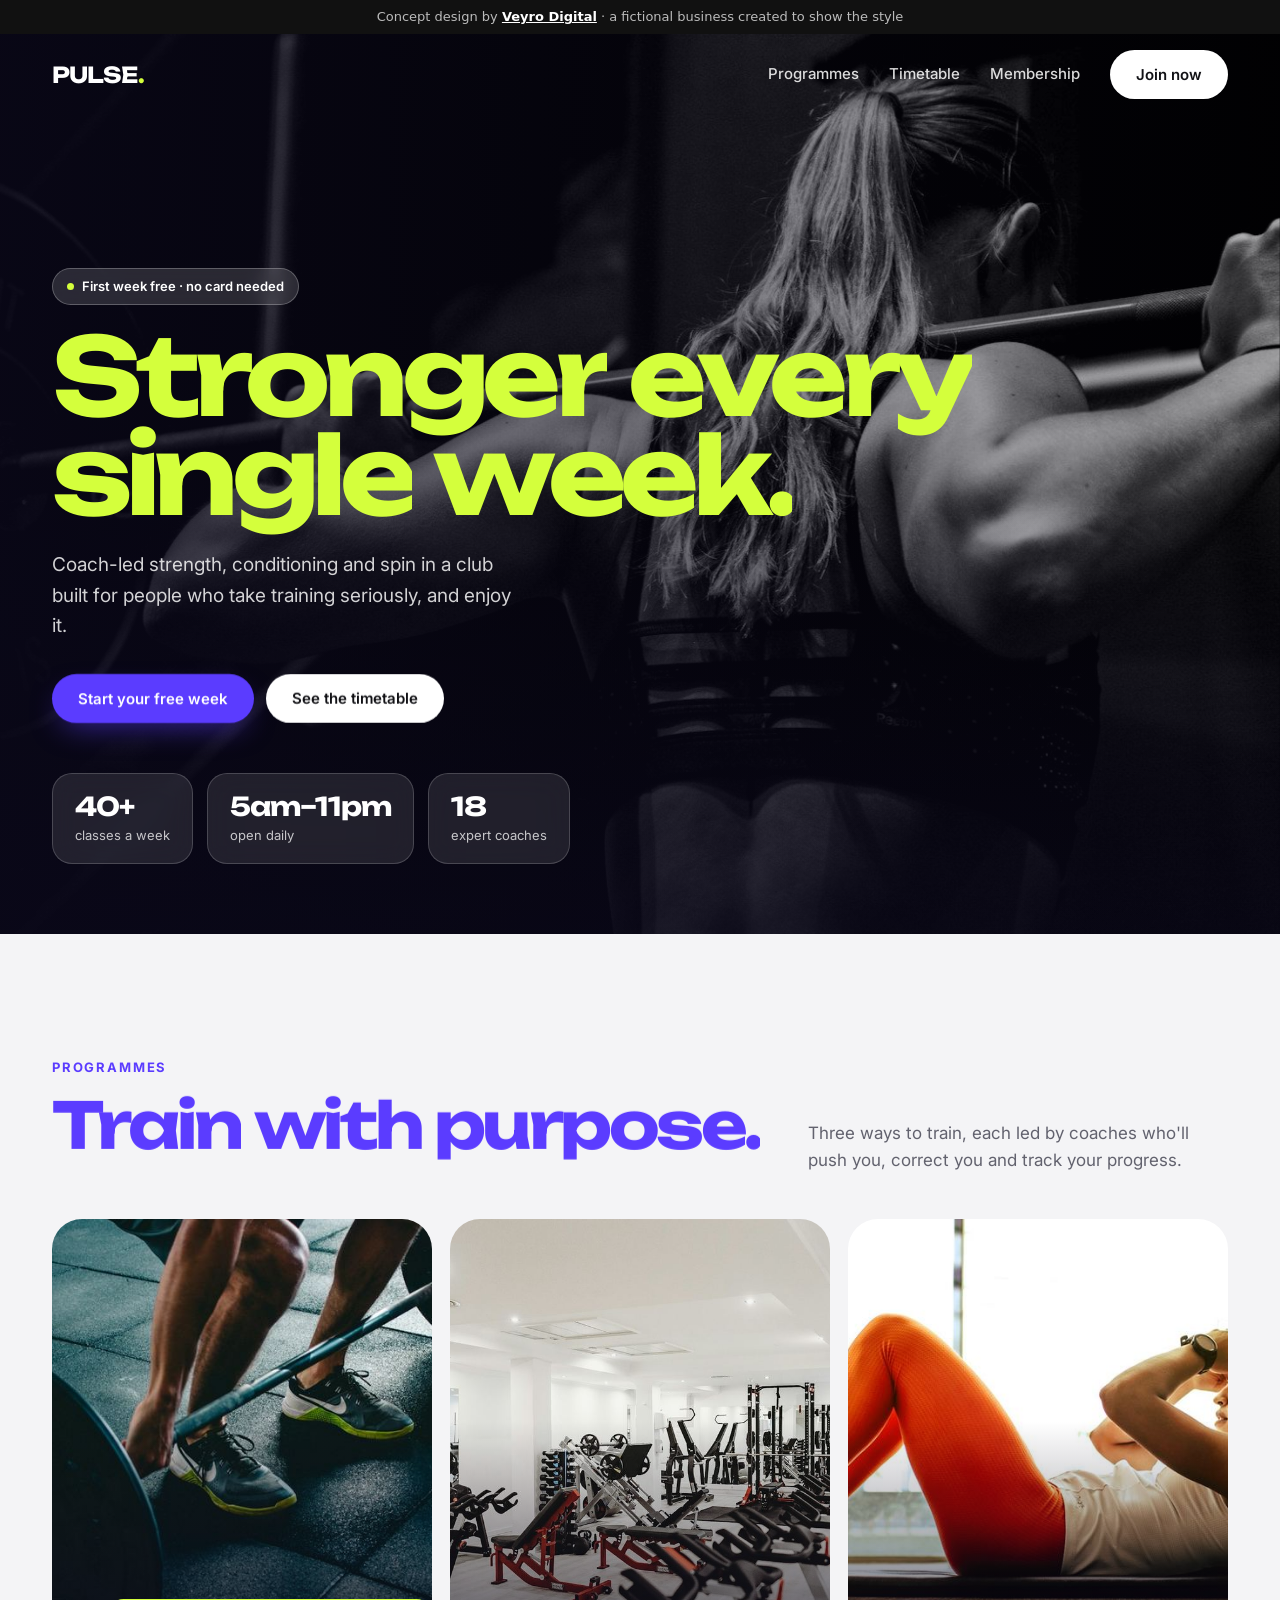
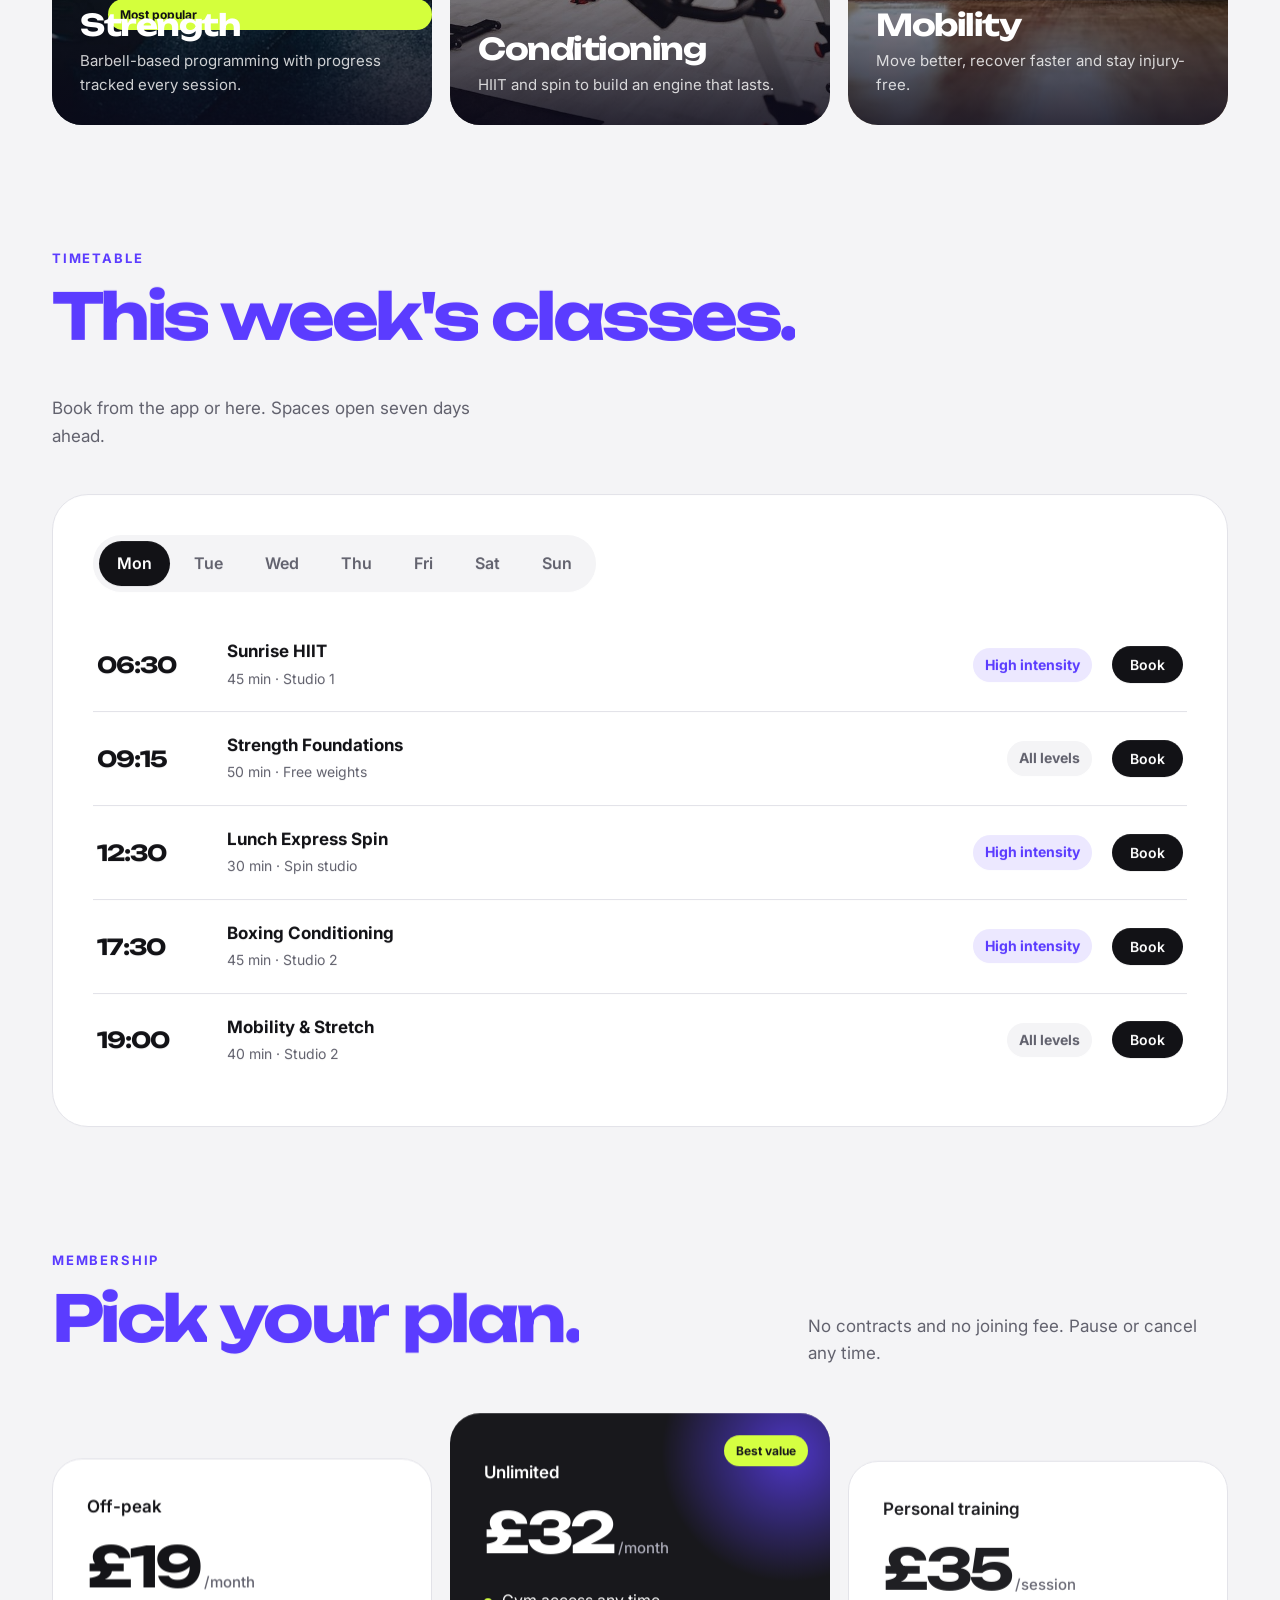
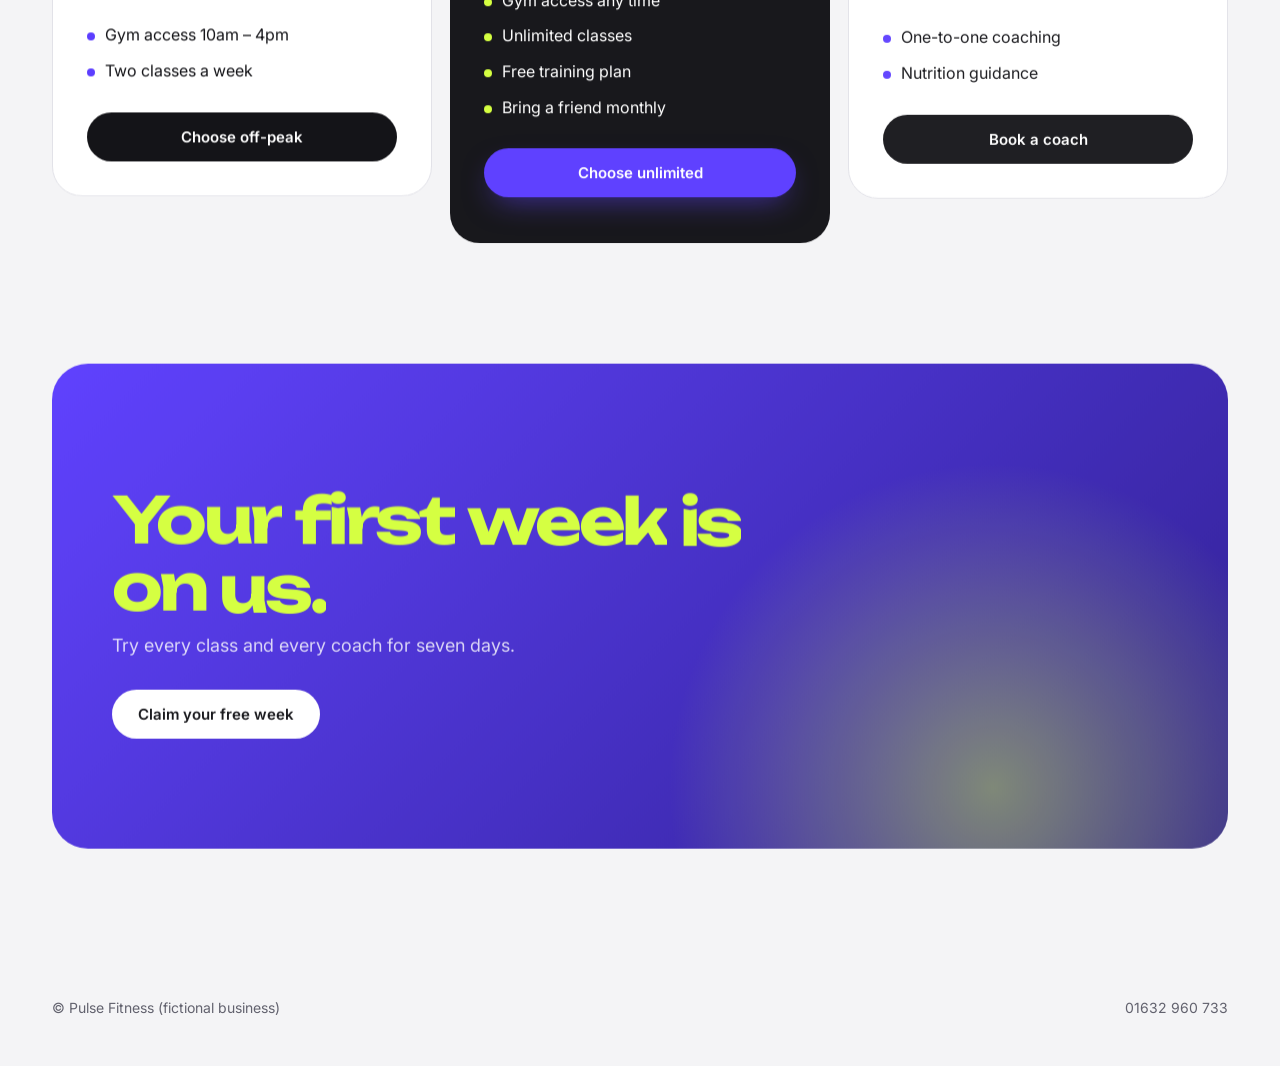
<file: website/work/pulse.html>
<!doctype html>
<html lang="en">
<head>
<meta charset="utf-8">
<meta name="viewport" content="width=device-width, initial-scale=1">
<title>Pulse Fitness (concept design)</title>
<meta name="robots" content="noindex">
<link rel="preconnect" href="https://fonts.googleapis.com">
<link rel="preconnect" href="https://fonts.gstatic.com" crossorigin>
<link href="https://fonts.googleapis.com/css2?family=Unbounded:wght@500;700&family=Inter:wght@400;500;600;700&display=swap" rel="stylesheet">
<link rel="stylesheet" href="../vendor/lenis.css">
<link rel="stylesheet" href="base.css">
<style>
  /* Premium performance club: white, graphite, electric violet with a volt highlight */
  :root { --bg: #f4f4f6; --white: #fff; --ink: #121216; --muted: #62626e; --line: #e2e2e8; --accent: #5b3cff; --volt: #d4ff3c;
    --display: Unbounded, system-ui, sans-serif; --sans: Inter, system-ui, sans-serif; }
  body { background: var(--bg); color: var(--ink); font: 400 16px/1.6 var(--sans); }
  .d { font-family: var(--display); font-weight: 700; letter-spacing: -.04em; }
  .btn { padding: 15px 26px; border-radius: 999px; font: 600 15px var(--sans); }
  .btn.violet { background: var(--accent); color: #fff; box-shadow: 0 12px 30px -10px rgba(91,60,255,.6); }
  .btn.white { background: #fff; color: var(--ink); }
  .btn.ink { background: var(--ink); color: #fff; }
  .pill { display: inline-flex; align-items: center; gap: 8px; padding: 7px 14px; border-radius: 999px; background: rgba(255,255,255,.14); backdrop-filter: blur(10px); color: #fff; font-size: 13px; font-weight: 600; border: 1px solid rgba(255,255,255,.25); }
  .pill i { width: 7px; height: 7px; border-radius: 50%; background: var(--volt); }

  .nav { position: absolute; top: 34px; left: 0; right: 0; z-index: 50; color: #fff; }
  .nav.scrolled { position: fixed; top: 0; background: rgba(18,18,22,.82); backdrop-filter: blur(14px); }
  .nav .wrap { display: flex; align-items: center; justify-content: space-between; height: 80px; }
  .logo { font: 700 22px var(--display); letter-spacing: -.04em; text-decoration: none; }
  .logo span { color: var(--volt); }
  .links { display: flex; gap: 30px; align-items: center; font-weight: 500; font-size: 15px; }
  .links a:not(.btn) { text-decoration: none; opacity: .85; }
  @media (max-width: 860px) { .links a:not(.btn) { display: none; } }

  .hero { position: relative; min-height: max(700px, 100svh); color: #fff; display: flex; align-items: flex-end; overflow: hidden; background: #000; }
  .hero > .frame { position: absolute; inset: 0; }
  .hero > .frame img { opacity: .85; }
  .hero::after { content: ""; position: absolute; inset: 0; background: linear-gradient(90deg, rgba(10,8,25,.85) 0%, rgba(10,8,25,.35) 60%, rgba(10,8,25,.1)), linear-gradient(0deg, rgba(10,8,25,.7), transparent 50%); }
  .hero .wrap { position: relative; z-index: 1; padding-top: 150px; padding-bottom: 70px; }
  .hero h1 { font: 700 clamp(52px, 8.4vw, 132px)/.92 var(--display); letter-spacing: -.06em; margin: 22px 0 26px; max-width: 980px; }
  .hero h1 span { color: var(--volt); }
  .hero p { font-size: 19px; color: rgba(255,255,255,.82); max-width: 470px; margin: 0 0 32px; }
  .ctas { display: flex; gap: 12px; flex-wrap: wrap; }
  .hero-stats { display: flex; gap: 14px; margin-top: 50px; flex-wrap: wrap; }
  .hs { padding: 16px 22px; border-radius: 20px; background: rgba(255,255,255,.1); backdrop-filter: blur(14px); border: 1px solid rgba(255,255,255,.18); }
  .hs b { display: block; font: 700 26px var(--display); letter-spacing: -.04em; }
  .hs span { font-size: 13px; color: rgba(255,255,255,.75); }

  section { padding: 120px 0; }
  @media (max-width: 600px) { section { padding: 76px 0; } }
  .k { font-size: 13px; font-weight: 700; color: var(--accent); letter-spacing: .14em; text-transform: uppercase; }
  h2 { font: 700 clamp(36px, 5vw, 72px)/.98 var(--display); letter-spacing: -.055em; margin: 14px 0 18px; }
  h2 span { color: var(--accent); }
  .head { display: flex; justify-content: space-between; align-items: end; gap: 30px; flex-wrap: wrap; margin-bottom: 44px; }
  .head p { color: var(--muted); max-width: 420px; margin: 0; font-size: 17px; }

  .programs { display: grid; grid-template-columns: repeat(3, 1fr); gap: 18px; }
  .prog { position: relative; border-radius: 30px; overflow: hidden; aspect-ratio: 3 / 4; color: #fff; display: flex; flex-direction: column; justify-content: flex-end; padding: 28px; }
  .prog .frame { position: absolute; inset: 0; }
  .prog .frame img { transition: transform 1.2s cubic-bezier(.2,.8,.2,1); }
  .prog:hover .frame img { transform: scale(1.05); }
  .prog::after { content: ""; position: absolute; inset: 0; background: linear-gradient(180deg, transparent 40%, rgba(10,8,25,.85)); }
  .prog > *:not(.frame) { position: relative; z-index: 1; }
  .prog > small { position: absolute; }
  .prog small { position: absolute; top: 24px; left: 28px; padding: 6px 12px; border-radius: 999px; background: var(--volt); color: var(--ink); font-weight: 700; font-size: 12px; }
  .prog h3 { font: 700 30px var(--display); letter-spacing: -.05em; margin: 0 0 6px; }
  .prog p { margin: 0; color: rgba(255,255,255,.8); font-size: 15px; }
  @media (max-width: 860px) { .programs { grid-template-columns: 1fr; } .prog { aspect-ratio: 4 / 3; } }

  .tt { background: var(--white); border-radius: 36px; padding: 40px; border: 1px solid var(--line); }
  .days { display: flex; gap: 6px; padding: 6px; background: var(--bg); border-radius: 999px; width: max-content; max-width: 100%; overflow-x: auto; margin-bottom: 26px; }
  .day { padding: 10px 18px; border-radius: 999px; border: 0; background: transparent; font-weight: 600; cursor: pointer; color: var(--muted); transition: all .25s; }
  .day[aria-pressed="true"] { background: var(--ink); color: #fff; }
  .cls { display: grid; grid-template-columns: 110px 1fr auto auto; gap: 20px; align-items: center; padding: 20px 4px; border-bottom: 1px solid var(--line); }
  .cls:last-child { border-bottom: 0; }
  .cls time { font: 700 22px var(--display); letter-spacing: -.04em; }
  .cls strong { display: block; font-size: 17px; } .cls span { color: var(--muted); font-size: 14px; }
  .lvl { font-size: 12px; font-weight: 700; padding: 6px 12px; border-radius: 999px; background: var(--bg); }
  .lvl.hi { background: #ece8ff; color: var(--accent); }
  .cls .btn { padding: 10px 18px; font-size: 14px; }
  @media (max-width: 680px) { .tt { padding: 20px; border-radius: 24px; } .cls { grid-template-columns: 70px 1fr; } .cls .lvl, .cls .btn { display: none; } }

  .plans { display: grid; grid-template-columns: repeat(3, 1fr); gap: 18px; align-items: center; }
  .plan { background: #fff; border-radius: 30px; padding: 34px; border: 1px solid var(--line); display: flex; flex-direction: column; }
  .plan.hot { background: var(--ink); color: #fff; border: 0; padding-block: 46px; position: relative; overflow: hidden; }
  .plan.hot::before { content: ""; position: absolute; right: -90px; top: -90px; width: 260px; height: 260px; border-radius: 50%; background: radial-gradient(circle, rgba(91,60,255,.75), transparent 70%); }
  .plan > * { position: relative; }
  .plan h3 { margin: 0; font-size: 17px; font-weight: 600; }
  .plan .p { font: 700 56px/1 var(--display); letter-spacing: -.06em; margin: 18px 0 6px; }
  .plan .p small { font: 500 15px var(--sans); color: var(--muted); letter-spacing: 0; }
  .plan.hot .p small { color: #a9a9b6; }
  .plan ul { list-style: none; padding: 0; margin: 22px 0 28px; display: grid; gap: 10px; }
  .plan li::before { content: ""; display: inline-block; width: 8px; height: 8px; border-radius: 50%; background: var(--accent); margin-right: 10px; }
  .plan.hot li::before { background: var(--volt); }
  .plan .btn { margin-top: auto; }
  .flag { position: absolute; top: 22px; right: 22px; font-size: 12px; font-weight: 700; padding: 6px 12px; border-radius: 999px; background: var(--volt); color: var(--ink); }
  @media (max-width: 860px) { .plans { grid-template-columns: 1fr; } }

  .finale { position: relative; border-radius: 36px; overflow: hidden; color: #fff; padding: 110px 60px; background: linear-gradient(135deg, var(--accent), #2a1a8f); }
  .finale::after { content: ""; position: absolute; right: -10%; bottom: -60%; width: 60%; aspect-ratio: 1; border-radius: 50%; background: radial-gradient(circle, rgba(212,255,60,.45), transparent 65%); }
  .finale > * { position: relative; z-index: 1; }
  .finale h2 { max-width: 720px; }
  .finale h2 span { color: var(--volt); }
  .finale p { color: rgba(255,255,255,.8); font-size: 18px; margin: 0 0 30px; }
  @media (max-width: 600px) { .finale { padding: 60px 24px; border-radius: 26px; } }
  footer { padding: 30px 0 46px; color: var(--muted); font-size: 14px; }
  footer .wrap { display: flex; justify-content: space-between; gap: 16px; flex-wrap: wrap; }
</style>
<script>document.documentElement.classList.add("js");setTimeout(function(){if(!window.__fx)document.documentElement.classList.remove("js")},3000)</script>
</head>
<body>
<div class="clip">
<div class="cbar">Concept design by <a href="../concepts.html">Veyro Digital</a> · a fictional business created to show the style</div>
<header class="nav">
  <div class="wrap">
    <a class="logo" href="#">PULSE<span>.</span></a>
    <nav class="links"><a href="#programs">Programmes</a><a href="#classes">Timetable</a><a href="#join">Membership</a><a class="btn white" href="#join">Join now</a></nav>
  </div>
</header>

<main>
  <section class="hero" style="padding:0">
    <div class="frame"><img src="../assets/photos/pulse-hero.jpg" alt="Athlete lifting a barbell" data-parallax fetchpriority="high"></div>
    <div class="wrap">
      <span class="pill"><i></i>First week free · no card needed</span>
      <h1>Stronger <span>every</span> single week.</h1>
      <p>Coach-led strength, conditioning and spin in a club built for people who take training seriously, and enjoy it.</p>
      <div class="ctas"><a class="btn violet" href="#join">Start your free week</a><a class="btn white" href="#classes">See the timetable</a></div>
      <div class="hero-stats"><div class="hs"><b>40+</b><span>classes a week</span></div><div class="hs"><b>5am–11pm</b><span>open daily</span></div><div class="hs"><b>18</b><span>expert coaches</span></div></div>
    </div>
  </section>

  <section id="programs">
    <div class="wrap">
      <div class="head"><div><span class="k">Programmes</span><h2>Train with <span>purpose.</span></h2></div><p>Three ways to train, each led by coaches who'll push you, correct you and track your progress.</p></div>
      <div class="programs">
        <div class="prog" data-reveal><div class="frame"><img src="../assets/photos/pulse-1.jpg" alt="Athlete deadlifting" loading="lazy"></div><small>Most popular</small><h3>Strength</h3><p>Barbell-based programming with progress tracked every session.</p></div>
        <div class="prog" data-reveal><div class="frame"><img src="../assets/photos/pulse-4.jpg" alt="Spin bikes on the gym floor" loading="lazy"></div><h3>Conditioning</h3><p>HIIT and spin to build an engine that lasts.</p></div>
        <div class="prog" data-reveal><div class="frame"><img src="../assets/photos/pulse-3.jpg" alt="Woman doing core work on a mat" loading="lazy"></div><h3>Mobility</h3><p>Move better, recover faster and stay injury-free.</p></div>
      </div>
    </div>
  </section>

  <section id="classes" style="padding-top:0">
    <div class="wrap">
      <div class="head"><div><span class="k">Timetable</span><h2>This week's <span>classes.</span></h2></div><p>Book from the app or here. Spaces open seven days ahead.</p></div>
      <div class="tt" data-reveal>
        <div class="days" id="days">
          <button class="day" aria-pressed="true" data-d="0">Mon</button><button class="day" aria-pressed="false" data-d="1">Tue</button><button class="day" aria-pressed="false" data-d="2">Wed</button><button class="day" aria-pressed="false" data-d="3">Thu</button><button class="day" aria-pressed="false" data-d="4">Fri</button><button class="day" aria-pressed="false" data-d="5">Sat</button><button class="day" aria-pressed="false" data-d="6">Sun</button>
        </div>
        <div id="table"></div>
      </div>
    </div>
  </section>

  <section id="join" style="padding-top:0">
    <div class="wrap">
      <div class="head"><div><span class="k">Membership</span><h2>Pick your <span>plan.</span></h2></div><p>No contracts and no joining fee. Pause or cancel any time.</p></div>
      <div class="plans">
        <div class="plan" data-reveal><h3>Off-peak</h3><div class="p">£19<small> /month</small></div><ul><li>Gym access 10am – 4pm</li><li>Two classes a week</li></ul><a class="btn ink" href="#">Choose off-peak</a></div>
        <div class="plan hot" data-reveal><span class="flag">Best value</span><h3>Unlimited</h3><div class="p">£32<small> /month</small></div><ul><li>Gym access any time</li><li>Unlimited classes</li><li>Free training plan</li><li>Bring a friend monthly</li></ul><a class="btn violet" href="#">Choose unlimited</a></div>
        <div class="plan" data-reveal><h3>Personal training</h3><div class="p">£35<small> /session</small></div><ul><li>One-to-one coaching</li><li>Nutrition guidance</li></ul><a class="btn ink" href="#">Book a coach</a></div>
      </div>
    </div>
  </section>

  <section style="padding-top:0">
    <div class="wrap"><div class="finale" data-reveal><h2>Your first week is <span>on us.</span></h2><p>Try every class and every coach for seven days.</p><a class="btn white" href="#">Claim your free week</a></div></div>
  </section>
</main>
<footer><div class="wrap"><span>© Pulse Fitness (fictional business)</span><span>01632 960 733</span></div></footer>
</div>

<script src="../vendor/gsap.min.js"></script>
<script src="../vendor/ScrollTrigger.min.js"></script>
<script src="../vendor/lenis.min.js"></script>
<script src="motion.js"></script>
<script>
  const base = [
    ["06:30", "Sunrise HIIT", "45 min · Studio 1", true], ["09:15", "Strength Foundations", "50 min · Free weights", false],
    ["12:30", "Lunch Express Spin", "30 min · Spin studio", true], ["17:30", "Boxing Conditioning", "45 min · Studio 2", true],
    ["19:00", "Mobility & Stretch", "40 min · Studio 2", false], ["07:00", "Power Yoga", "50 min · Studio 2", false],
    ["18:15", "Olympic Lifting", "60 min · Platforms", true], ["10:00", "Weekend Bootcamp", "60 min · Main floor", true],
  ];
  const plan = [[0,1,2,3,4],[5,1,6,2,4],[0,2,3,6,4],[5,1,2,3,6],[0,1,2,3,4],[7,1,5],[7,4]];
  const table = document.getElementById("table"), days = document.querySelectorAll(".day");
  function show(d) {
    const rows = plan[d].map(i => base[i]).sort((a, b) => a[0].localeCompare(b[0]));
    table.innerHTML = rows.map(([t, n, m, hi]) => `<div class="cls"><time>${t}</time><div><strong>${n}</strong><span>${m}</span></div><span class="lvl ${hi ? "hi" : ""}">${hi ? "High intensity" : "All levels"}</span><a class="btn ink" href="#">Book</a></div>`).join("");
    if (window.gsap && !matchMedia("(prefers-reduced-motion: reduce)").matches) gsap.from(table.children, { y: 16, opacity: 0, duration: .5, stagger: .05, ease: "power3.out" });
  }
  days.forEach(b => b.addEventListener("click", () => { days.forEach(x => x.setAttribute("aria-pressed", x === b)); show(+b.dataset.d); }));
  show(0);
</script>
</body>
</html>
</file>
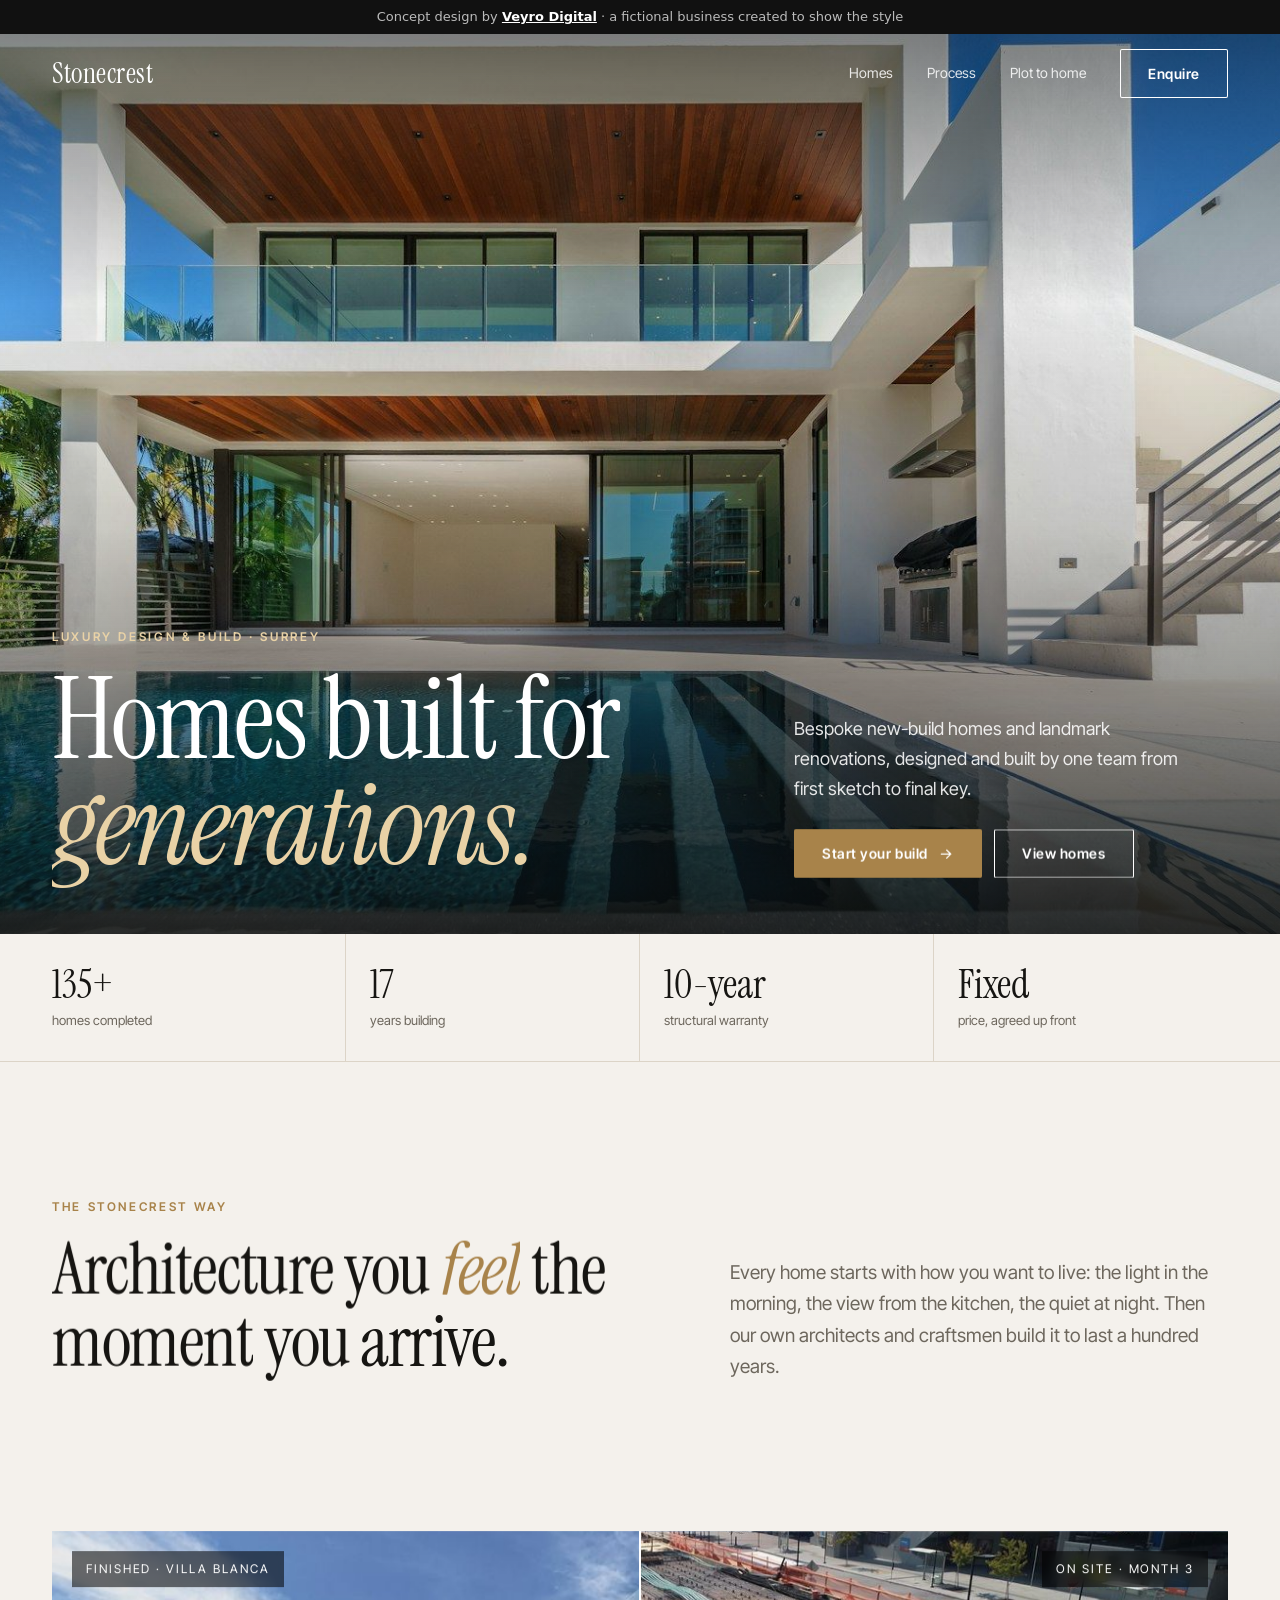
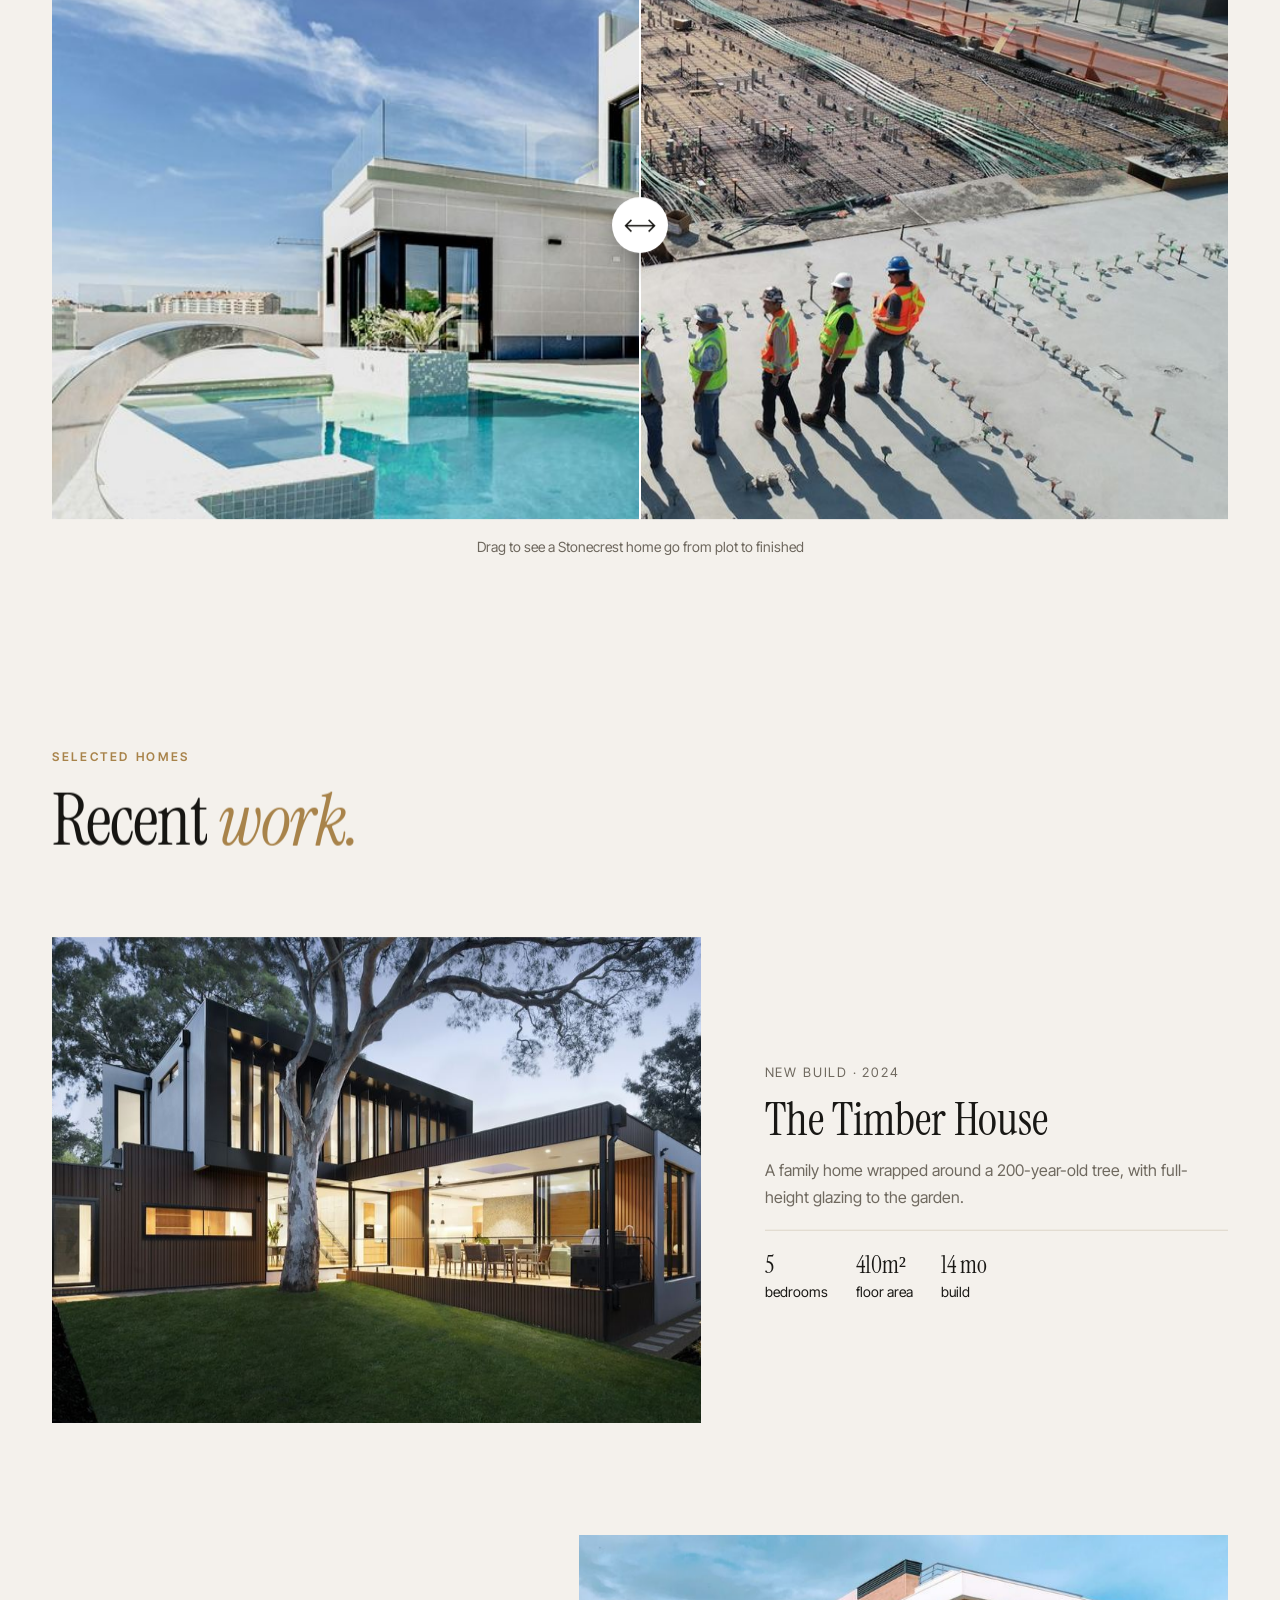
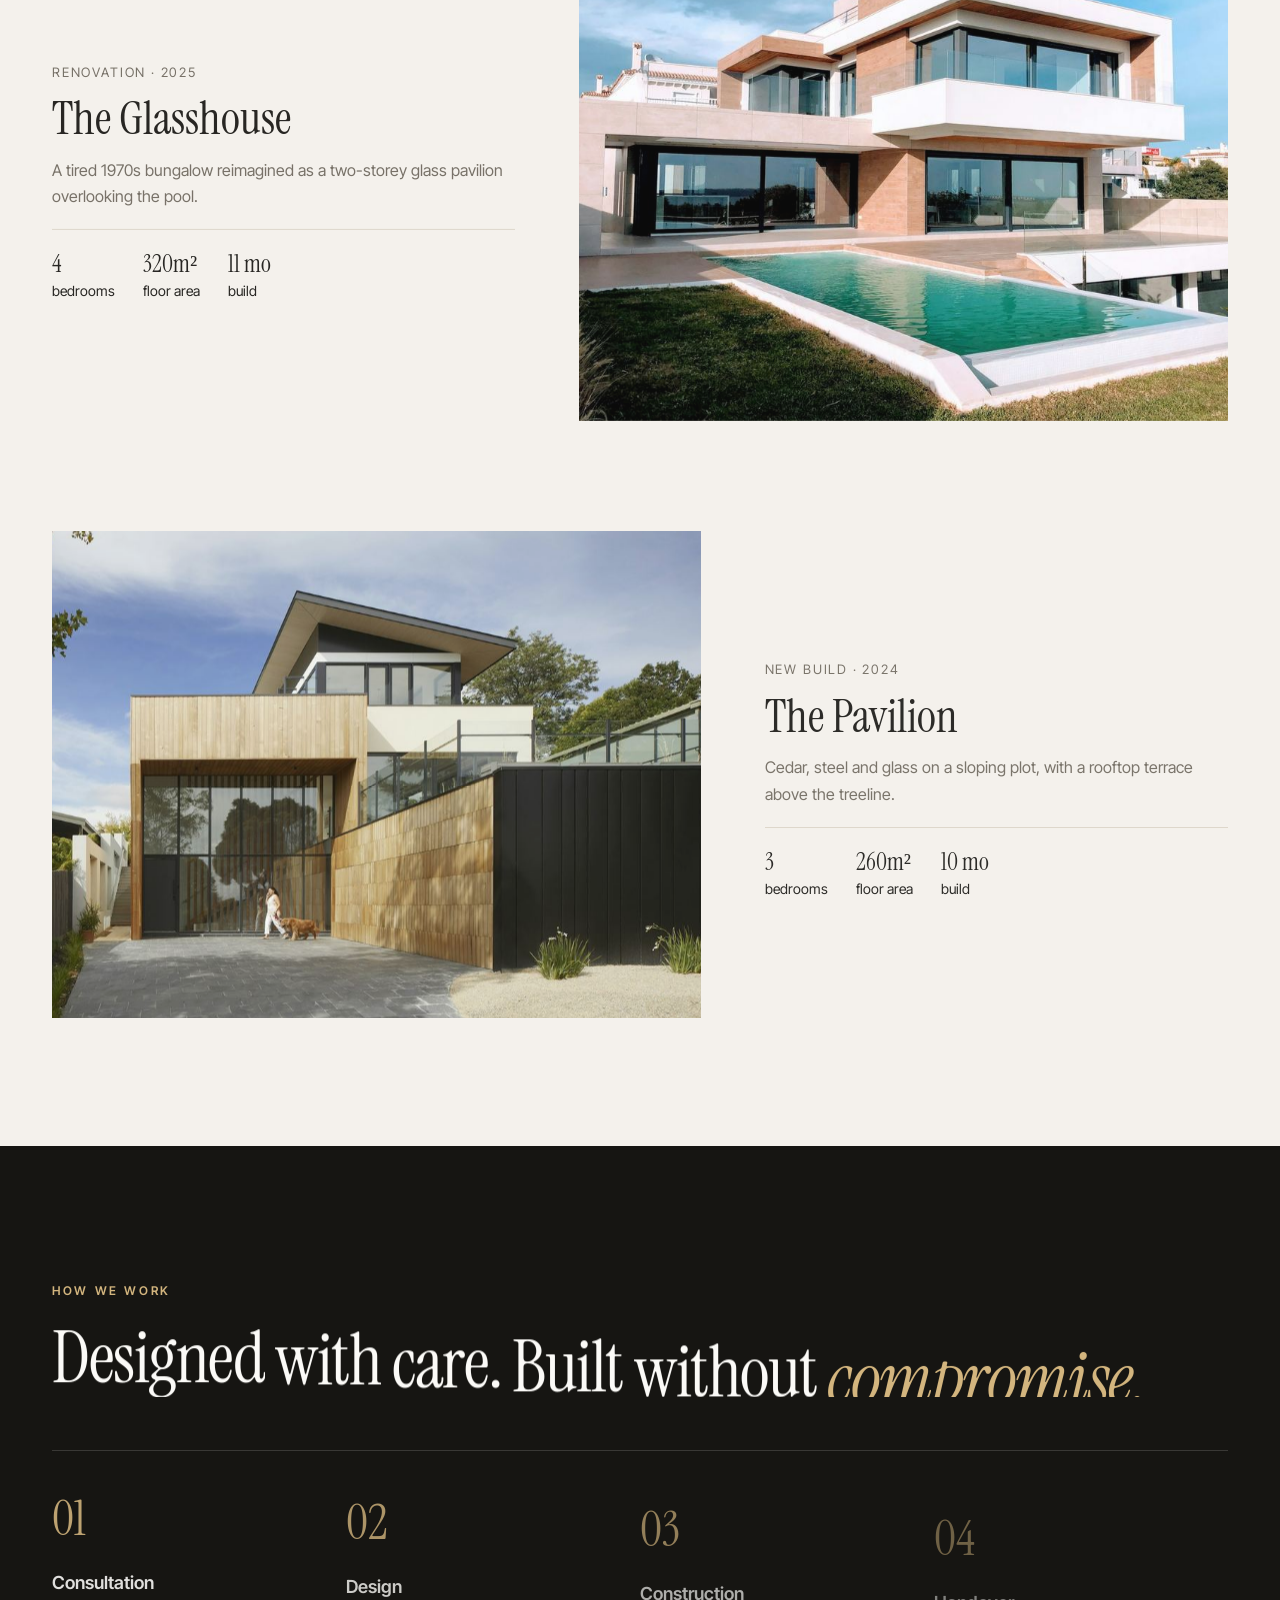
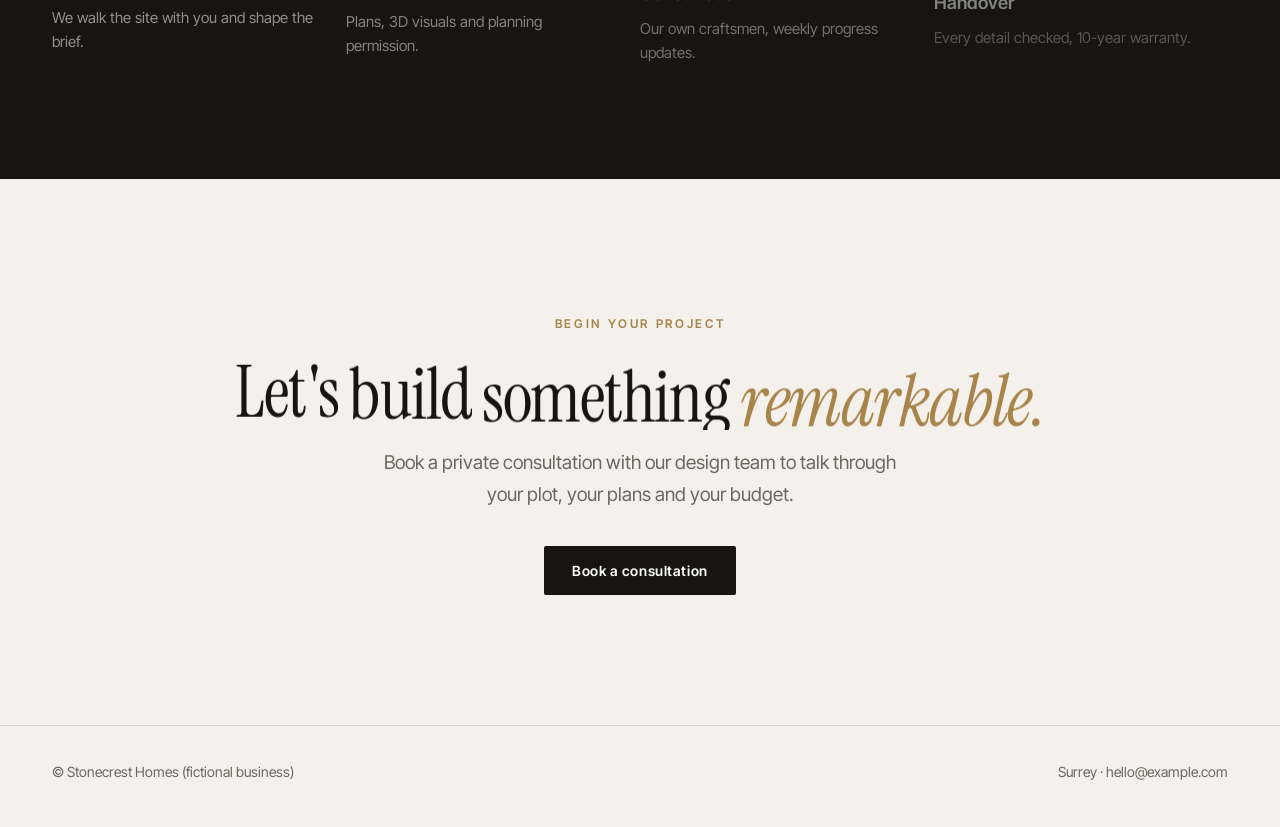
<file: website/work/stonecrest.html>
<!doctype html>
<html lang="en">
<head>
<meta charset="utf-8">
<meta name="viewport" content="width=device-width, initial-scale=1">
<title>Stonecrest Homes (concept design)</title>
<meta name="robots" content="noindex">
<link rel="preconnect" href="https://fonts.googleapis.com">
<link rel="preconnect" href="https://fonts.gstatic.com" crossorigin>
<link href="https://fonts.googleapis.com/css2?family=Instrument+Serif:ital@0;1&family=Inter+Tight:wght@400;500;600&display=swap" rel="stylesheet">
<link rel="stylesheet" href="../vendor/lenis.css">
<link rel="stylesheet" href="base.css">
<style>
  /* Light editorial architecture: stone paper, ink type, brass detail */
  :root { --bg: #f4f1ec; --paper: #fbfaf7; --ink: #161512; --muted: #6d675d; --line: #dcd4c7; --accent: #a8834a;
    --serif: "Instrument Serif", Georgia, serif; --sans: "Inter Tight", system-ui, sans-serif; }
  body { background: var(--bg); color: var(--ink); font: 400 16px/1.65 var(--sans); }
  .eyebrow { font-size: 12px; font-weight: 600; letter-spacing: .22em; text-transform: uppercase; color: var(--accent); }
  .btn { padding: 16px 28px; font: 600 14px var(--sans); letter-spacing: .04em; border-radius: 2px; }
  .btn.dark { background: var(--ink); color: var(--paper); }
  .btn.brass { background: var(--accent); color: #fff; }
  .btn.line { background: transparent; color: inherit; box-shadow: inset 0 0 0 1px currentColor; }

  .nav { position: fixed; top: 34px; left: 0; right: 0; z-index: 50; color: #fff; }
  .nav.scrolled { top: 0; background: rgba(244,241,236,.92); backdrop-filter: blur(14px); color: var(--ink); box-shadow: 0 1px 0 var(--line); }
  .nav .wrap { display: flex; align-items: center; justify-content: space-between; height: 78px; }
  .logo { text-decoration: none; font: 400 28px var(--serif); letter-spacing: .02em; }
  .links { display: flex; align-items: center; gap: 34px; font-size: 14px; }
  .links a:not(.btn) { text-decoration: none; opacity: .85; }
  @media (max-width: 860px) { .links a:not(.btn) { display: none; } }

  .hero { position: relative; min-height: max(640px, 100svh); color: #fff; display: flex; align-items: flex-end; overflow: hidden; }
  .hero > img { position: absolute; inset: -6% 0; width: 100%; height: 112%; object-fit: cover; }
  .hero::after { content: ""; position: absolute; inset: 0; background: linear-gradient(180deg, rgba(10,9,7,.45), rgba(10,9,7,0) 30%, rgba(10,9,7,.15) 55%, rgba(10,9,7,.78)); }
  .hero .wrap { position: relative; z-index: 1; padding-bottom: 56px; display: grid; grid-template-columns: 1.6fr 1fr; gap: 48px; align-items: end; }
  .hero h1 { font: 400 clamp(56px, 9vw, 148px)/.92 var(--serif); margin: 18px 0 0; letter-spacing: -.02em; }
  .hero h1 em { font-style: italic; color: #e9d2a6; }
  .hero p { margin: 0 0 26px; font-size: 18px; color: rgba(255,255,255,.88); max-width: 400px; }
  .hero .ctas { display: flex; gap: 12px; flex-wrap: wrap; }
  @media (max-width: 860px) { .hero .wrap { grid-template-columns: 1fr; gap: 24px; } }

  .facts { border-bottom: 1px solid var(--line); }
  .facts .wrap { display: grid; grid-template-columns: repeat(4, 1fr); }
  .facts .wrap > div { padding: 28px 24px 28px 0; border-right: 1px solid var(--line); }
  .facts .wrap > div + div { padding-left: 24px; }
  .facts .wrap > div:last-child { border-right: 0; }
  .facts b { display: block; font: 400 40px/1.1 var(--serif); }
  .facts span { font-size: 13px; color: var(--muted); }
  @media (max-width: 760px) { .facts .wrap { grid-template-columns: 1fr 1fr; } .facts .wrap > div { border-right: 0; padding-left: 0 !important; border-bottom: 1px solid var(--line); } }

  section { padding: 130px 0; }
  @media (max-width: 600px) { section { padding: 80px 0; } }
  h2 { font: 400 clamp(40px, 5.6vw, 84px)/1 var(--serif); margin: 16px 0 24px; letter-spacing: -.02em; }
  h2 em { font-style: italic; color: var(--accent); }
  .lead { font-size: 19px; color: var(--muted); max-width: 520px; }
  .intro { display: grid; grid-template-columns: 1.2fr 1fr; gap: 80px; align-items: end; }
  @media (max-width: 860px) { .intro { grid-template-columns: 1fr; gap: 24px; } }

  /* Before / after comparison */
  .compare { position: relative; aspect-ratio: 16 / 8; overflow: hidden; user-select: none; touch-action: pan-y; background: #ccc; }
  .compare img { position: absolute; inset: 0; width: 100%; height: 100%; object-fit: cover; }
  .compare .after { clip-path: inset(0 0 0 var(--pos, 50%)); }
  .compare .handle { position: absolute; top: 0; bottom: 0; left: var(--pos, 50%); width: 2px; background: #fff; transform: translateX(-1px); pointer-events: none; }
  .compare .handle::after { content: "⟷"; position: absolute; top: 50%; left: 50%; transform: translate(-50%, -50%); width: 56px; height: 56px; border-radius: 50%; background: #fff; color: var(--ink); display: grid; place-items: center; font-size: 20px; box-shadow: 0 10px 30px rgba(0,0,0,.25); }
  .compare input { position: absolute; inset: 0; width: 100%; height: 100%; opacity: 0; cursor: ew-resize; margin: 0; }
  .compare .lbl { position: absolute; top: 20px; padding: 8px 14px; background: rgba(0,0,0,.55); color: #fff; font-size: 12px; letter-spacing: .16em; text-transform: uppercase; backdrop-filter: blur(6px); pointer-events: none; }
  .compare .lbl.l { left: 20px; } .compare .lbl.r { right: 20px; }
  @media (max-width: 600px) { .compare { aspect-ratio: 4 / 3; } .compare .lbl { font-size: 10px; } }

  .projects { display: grid; gap: 110px; }
  .proj { display: grid; grid-template-columns: 1.4fr 1fr; gap: 64px; align-items: center; }
  .proj:nth-child(even) { grid-template-columns: 1fr 1.4fr; }
  .proj:nth-child(even) .frame { order: 2; }
  .proj .frame { aspect-ratio: 4 / 3; }
  .proj small { color: var(--muted); font-size: 13px; letter-spacing: .14em; text-transform: uppercase; }
  .proj h3 { font: 400 clamp(34px, 3.6vw, 52px)/1.05 var(--serif); margin: 10px 0 14px; }
  .proj p { color: var(--muted); margin: 0 0 20px; }
  .spec { display: flex; gap: 28px; font-size: 14px; border-top: 1px solid var(--line); padding-top: 18px; }
  .spec b { display: block; font: 400 24px var(--serif); }
  @media (max-width: 860px) { .proj, .proj:nth-child(even) { grid-template-columns: 1fr; gap: 24px; } .proj:nth-child(even) .frame { order: 0; } }

  .process { background: var(--ink); color: var(--paper); }
  .process .eyebrow { color: #d3b57e; }
  .process h2 em { color: #d3b57e; }
  .steps { display: grid; grid-template-columns: repeat(4, 1fr); margin-top: 60px; border-top: 1px solid rgba(255,255,255,.15); }
  .steps div { padding: 30px 28px 0 0; }
  .steps b { font: 400 48px var(--serif); color: #d3b57e; display: block; margin-bottom: 18px; }
  .steps h3 { margin: 0 0 8px; font-size: 18px; font-weight: 600; }
  .steps p { margin: 0; color: #a59f95; font-size: 15px; }
  @media (max-width: 860px) { .steps { grid-template-columns: 1fr 1fr; gap: 30px 0; } }

  .cta { text-align: center; }
  .cta h2 { max-width: 900px; margin-inline: auto; }
  .cta .lead { margin: 0 auto 36px; }
  footer { border-top: 1px solid var(--line); padding: 34px 0 44px; font-size: 14px; color: var(--muted); }
  footer .wrap { display: flex; justify-content: space-between; gap: 16px; flex-wrap: wrap; }
</style>
<script>document.documentElement.classList.add("js");setTimeout(function(){if(!window.__fx)document.documentElement.classList.remove("js")},3000)</script>
</head>
<body>
<div class="clip">
<div class="cbar">Concept design by <a href="../concepts.html">Veyro Digital</a> · a fictional business created to show the style</div>
<header class="nav">
  <div class="wrap">
    <a class="logo" href="#">Stonecrest</a>
    <nav class="links"><a href="#homes">Homes</a><a href="#process">Process</a><a href="#build">Plot to home</a><a class="btn line" href="#start">Enquire</a></nav>
  </div>
</header>

<main>
  <section class="hero" style="padding:0">
    <img src="../assets/photos/stonecrest-hero.jpg" alt="Modern white villa with an infinity pool" data-parallax fetchpriority="high">
    <div class="wrap">
      <div>
        <span class="eyebrow" style="color:#e9d2a6">Luxury design &amp; build · Surrey</span>
        <h1>Homes built for <em>generations.</em></h1>
      </div>
      <div>
        <p>Bespoke new-build homes and landmark renovations, designed and built by one team from first sketch to final key.</p>
        <div class="ctas"><a class="btn brass" href="#start">Start your build <svg width="16" height="16" viewBox="0 0 24 24" fill="none" stroke="currentColor" stroke-width="2" stroke-linecap="round"><path d="M5 12h14M13 6l6 6-6 6"/></svg></a><a class="btn line" href="#homes">View homes</a></div>
      </div>
    </div>
  </section>

  <div class="facts"><div class="wrap">
    <div><b data-count="140" data-suf="+">140+</b><span>homes completed</span></div>
    <div><b data-count="18">18</b><span>years building</span></div>
    <div><b>10-year</b><span>structural warranty</span></div>
    <div><b>Fixed</b><span>price, agreed up front</span></div>
  </div></div>

  <section>
    <div class="wrap intro">
      <div><span class="eyebrow">The Stonecrest way</span><h2>Architecture you <em>feel</em> the moment you arrive.</h2></div>
      <p class="lead" data-reveal>Every home starts with how you want to live: the light in the morning, the view from the kitchen, the quiet at night. Then our own architects and craftsmen build it to last a hundred years.</p>
    </div>
  </section>

  <section id="build" style="padding-top:0">
    <div class="wrap">
      <div class="compare" data-reveal style="--pos:50%">
        <img src="../assets/photos/stonecrest-1.jpg" alt="Finished white villa with pool">
        <img class="after" src="../assets/photos/stonecrest-site.jpg" alt="A plot during construction">
        <span class="lbl l">Finished · Villa Blanca</span><span class="lbl r">On site · month 3</span>
        <div class="handle"></div>
        <input type="range" min="0" max="100" value="50" aria-label="Drag to compare the building site with the finished home">
      </div>
      <p style="text-align:center;color:var(--muted);font-size:14px;margin-top:16px">Drag to see a Stonecrest home go from plot to finished</p>
    </div>
  </section>

  <section id="homes" style="padding-top:40px">
    <div class="wrap">
      <span class="eyebrow">Selected homes</span>
      <h2 style="margin-bottom:80px">Recent <em>work.</em></h2>
      <div class="projects">
        <article class="proj">
          <div class="frame" data-reveal><img src="../assets/photos/stonecrest-3.jpg" alt="Timber and glass family home at dusk" loading="lazy"></div>
          <div data-reveal><small>New build · 2024</small><h3>The Timber House</h3><p>A family home wrapped around a 200-year-old tree, with full-height glazing to the garden.</p><div class="spec"><div><b>5</b>bedrooms</div><div><b>410m²</b>floor area</div><div><b>14 mo</b>build</div></div></div>
        </article>
        <article class="proj">
          <div class="frame" data-reveal><img src="../assets/photos/stonecrest-2.jpg" alt="Modern home with glass walls and pool" loading="lazy"></div>
          <div data-reveal><small>Renovation · 2025</small><h3>The Glasshouse</h3><p>A tired 1970s bungalow reimagined as a two-storey glass pavilion overlooking the pool.</p><div class="spec"><div><b>4</b>bedrooms</div><div><b>320m²</b>floor area</div><div><b>11 mo</b>build</div></div></div>
        </article>
        <article class="proj">
          <div class="frame" data-reveal><img src="../assets/photos/stonecrest-5.jpg" alt="Contemporary timber pavilion house" loading="lazy"></div>
          <div data-reveal><small>New build · 2024</small><h3>The Pavilion</h3><p>Cedar, steel and glass on a sloping plot, with a rooftop terrace above the treeline.</p><div class="spec"><div><b>3</b>bedrooms</div><div><b>260m²</b>floor area</div><div><b>10 mo</b>build</div></div></div>
        </article>
      </div>
    </div>
  </section>

  <section class="process" id="process">
    <div class="wrap">
      <span class="eyebrow">How we work</span>
      <h2>Designed with care. Built without <em>compromise.</em></h2>
      <div class="steps">
        <div data-reveal><b>01</b><h3>Consultation</h3><p>We walk the site with you and shape the brief.</p></div>
        <div data-reveal><b>02</b><h3>Design</h3><p>Plans, 3D visuals and planning permission.</p></div>
        <div data-reveal><b>03</b><h3>Construction</h3><p>Our own craftsmen, weekly progress updates.</p></div>
        <div data-reveal><b>04</b><h3>Handover</h3><p>Every detail checked, 10-year warranty.</p></div>
      </div>
    </div>
  </section>

  <section class="cta" id="start">
    <div class="wrap">
      <span class="eyebrow">Begin your project</span>
      <h2>Let's build something <em>remarkable.</em></h2>
      <p class="lead">Book a private consultation with our design team to talk through your plot, your plans and your budget.</p>
      <a class="btn dark" href="#">Book a consultation</a>
    </div>
  </section>
</main>
<footer><div class="wrap"><span>© Stonecrest Homes (fictional business)</span><span>Surrey · hello@example.com</span></div></footer>
</div>

<script src="../vendor/gsap.min.js"></script>
<script src="../vendor/ScrollTrigger.min.js"></script>
<script src="../vendor/lenis.min.js"></script>
<script src="motion.js"></script>
<script>
  // Before/after slider
  document.querySelectorAll(".compare").forEach(c => {
    const r = c.querySelector("input");
    const set = () => c.style.setProperty("--pos", r.value + "%");
    r.addEventListener("input", set); set();
  });
</script>
</body>
</html>
</file>
<file: website/vendor/lenis.css>
html.lenis,
html.lenis body {
  height: auto;
}

.lenis.lenis-smooth {
  scroll-behavior: auto !important;
}

.lenis.lenis-smooth [data-lenis-prevent] {
  overscroll-behavior: contain;
}

.lenis.lenis-stopped {
  overflow: hidden;
}

.lenis.lenis-smooth iframe {
  pointer-events: none;
}
</file>
<file: website/assets/site.css>
:root {
    --bg: #fafbfd;
    --surface: #ffffff;
    --surface-2: #eff2f7;
    --text: #0b0d14;
    --muted: #5b5b66;
    --line: #e1e5ee;
    --accent: #0066e6;
    --accent-ink: #ffffff;
    --accent-soft: #e3efff;
    --warm: #00a8ff;
    --radius: 18px;
    --shadow: 0 1px 2px rgba(20,20,40,.04), 0 8px 30px rgba(20,20,40,.06);
  }
  @media (prefers-color-scheme: dark) {
    :root:not([data-theme="light"]) {
      --bg: #0b0d14; --surface: #17181e; --surface-2: #1e2028; --text: #f1f1f4;
      --muted: #a2a3b0; --line: #2a2c36; --accent: #3b9bff; --accent-ink: #0b0d14;
      --accent-soft: #14284a; --warm: #38c4ff; --shadow: 0 8px 30px rgba(0,0,0,.35);
    }
  }
  :root[data-theme="dark"] {
    --bg: #0b0d14; --surface: #17181e; --surface-2: #1e2028; --text: #f1f1f4;
    --muted: #a2a3b0; --line: #2a2c36; --accent: #3b9bff; --accent-ink: #0b0d14;
    --accent-soft: #14284a; --warm: #38c4ff; --shadow: 0 8px 30px rgba(0,0,0,.35);
  }

  *, *::before, *::after { box-sizing: border-box; }
  html { scroll-behavior: smooth; }
  body {
    margin: 0; background: var(--bg); color: var(--text);
    font: 16px/1.6 Inter, system-ui, -apple-system, "Segoe UI", sans-serif;
    -webkit-font-smoothing: antialiased; overflow-x: hidden;
  }
  a { color: inherit; }
  img, svg { display: block; max-width: 100%; }
  .wrap { width: 100%; max-width: 1120px; margin: 0 auto; padding: 0 24px; }
  @media (max-width: 600px) { .wrap { padding: 0 16px; } }

  /* Nav */
  header.nav {
    position: sticky; top: 0; z-index: 50;
    background: color-mix(in srgb, var(--bg) 85%, transparent);
    backdrop-filter: saturate(1.4) blur(12px);
    border-bottom: 1px solid transparent; transition: border-color .2s;
  }
  header.nav.scrolled { border-bottom-color: var(--line); }
  .nav-inner { display: flex; align-items: center; justify-content: space-between; height: 68px; gap: 16px; }
  .logo { display: flex; align-items: center; gap: 10px; font-weight: 800; letter-spacing: -.02em; text-decoration: none; font-size: 18px; }
  .logo-mark { height: 40px; width: auto; border-radius: 8px; }
  .wordmark { display: flex; flex-direction: column; line-height: 1; font-family: Montserrat, Inter, sans-serif; }
  .wordmark b { font-weight: 800; font-size: 21px; letter-spacing: .01em; }
  .wordmark small { display: flex; align-items: center; gap: 5px; font-weight: 600; font-size: 8.5px; letter-spacing: .38em; margin-top: 3px; color: var(--text); }
  .wordmark small::before, .wordmark small::after { content: ""; flex: 1; height: 1.5px; background: var(--accent); }
  @media (prefers-color-scheme: dark) { :root:not([data-theme="light"]) .logo-mark { background: #fff; padding: 3px 4px; } }
  :root[data-theme="dark"] .logo-mark { background: #fff; padding: 3px 4px; }
  .nav-links { display: flex; gap: 28px; align-items: center; }
  .nav-links a { text-decoration: none; color: var(--muted); font-weight: 500; font-size: 15px; }
  .nav-links a:hover { color: var(--text); }
  .menu-btn { display: none; background: none; border: 1px solid var(--line); border-radius: 10px; width: 42px; height: 42px; color: var(--text); cursor: pointer; }
  @media (max-width: 820px) {
    .menu-btn { display: grid; place-items: center; }
    .nav-links {
      position: absolute; top: 68px; left: 0; right: 0; flex-direction: column; align-items: stretch; gap: 0;
      background: var(--bg); border-bottom: 1px solid var(--line); padding: 8px 16px 16px;
      display: none;
    }
    .nav-links.open { display: flex; }
    .nav-links a { padding: 12px 4px; font-size: 16px; }
    .nav-links .btn { margin-top: 8px; text-align: center; }
  }

  /* Buttons */
  .btn {
    display: inline-flex; align-items: center; justify-content: center; gap: 8px;
    padding: 12px 22px; border-radius: 999px; font-weight: 600; font-size: 15px;
    text-decoration: none; border: 1px solid transparent; cursor: pointer;
    transition: box-shadow .3s ease, background .3s ease, border-color .3s ease, color .3s ease;
    font-family: inherit; position: relative; overflow: hidden; isolation: isolate;
    -webkit-tap-highlight-color: transparent; will-change: transform;
  }
  .btn > * { pointer-events: none; }
  .btn svg { transition: transform .35s cubic-bezier(.2,.8,.2,1); }
  .btn:hover svg { transform: translateX(3px); }
  .btn-primary { background: var(--accent); color: var(--accent-ink) !important; }
  .btn-primary:hover { box-shadow: 0 10px 30px color-mix(in srgb, var(--accent) 38%, transparent); }
  .ripple { position: absolute; border-radius: 50%; pointer-events: none; z-index: -1; transform: scale(0);
    background: currentColor; opacity: .22; animation: ripple .7s cubic-bezier(.2,.8,.2,1) forwards; }
  .btn-primary .ripple { background: #fff; opacity: .35; }
  @keyframes ripple { to { transform: scale(1); opacity: 0; } }
  .btn-ghost { border-color: var(--line); background: var(--surface); color: var(--text); }
  .btn-ghost:hover { border-color: var(--muted); }

  /* Hero */
  .hero { padding: 88px 0 72px; position: relative; }
  .hero::before {
    content: ""; position: absolute; inset: -120px 0 auto 0; height: 560px; z-index: -1;
    background:
      radial-gradient(500px 300px at 15% 30%, color-mix(in srgb, var(--accent) 16%, transparent), transparent 70%),
      radial-gradient(420px 260px at 85% 20%, color-mix(in srgb, var(--warm) 14%, transparent), transparent 70%);
  }
  .hero-grid { display: grid; grid-template-columns: 1.1fr .9fr; gap: 56px; align-items: center; }
  .eyebrow { display: inline-flex; align-items: center; gap: 8px; font-size: 13px; font-weight: 600; color: var(--accent); background: var(--accent-soft); padding: 6px 12px; border-radius: 999px; }
  .dot { width: 7px; height: 7px; border-radius: 50%; background: #22c55e; box-shadow: 0 0 0 3px color-mix(in srgb, #22c55e 25%, transparent); }
  h1 { font-size: clamp(38px, 5.6vw, 64px); line-height: 1.04; letter-spacing: -.035em; margin: 20px 0 20px; font-weight: 800; }
  h1 em { font-style: normal; color: var(--accent); white-space: nowrap; }
  .lede { font-size: clamp(17px, 2vw, 19px); color: var(--muted); max-width: 540px; margin: 0 0 32px; }
  .hero-ctas { display: flex; gap: 12px; flex-wrap: wrap; }
  .hero-points { display: flex; gap: 22px; flex-wrap: wrap; margin-top: 32px; color: var(--muted); font-size: 14px; }
  .hero-points span { display: inline-flex; align-items: center; gap: 6px; }
  .check { color: var(--accent); flex: none; }

  /* Browser mockup */
  /* Hero showcase: browser + phone with real designs, floating cards */
  .hero-visual { position: relative; padding: 30px 30px 50px 50px; }
  .mock { background: var(--surface); border: 1px solid var(--line); border-radius: 18px; overflow: hidden; transform: rotate(1.2deg);
    box-shadow: 0 2px 4px rgba(20,20,40,.04), 0 40px 80px -30px rgba(20,30,70,.35); }
  .mock-bar { display: flex; gap: 6px; padding: 11px 14px; border-bottom: 1px solid var(--line); align-items: center; background: var(--surface-2); }
  .mock-bar i { width: 10px; height: 10px; border-radius: 50%; }
  .mock-bar i:nth-child(1) { background: #ff5f57; } .mock-bar i:nth-child(2) { background: #febc2e; } .mock-bar i:nth-child(3) { background: #28c840; }
  .mock-url { margin: 0 auto; width: 60%; height: 24px; border-radius: 7px; background: var(--surface); font-size: 11.5px; color: var(--muted); display: flex; align-items: center; justify-content: center; gap: 6px; }
  .mock-url svg { color: #16a34a; }
  .mock-screen { height: 340px; overflow: hidden; background: #f4f1ec; }
  .mock-screen img, .phone-screen img { width: 100%; height: auto; max-width: none; display: block; animation: shot 26s cubic-bezier(.45,0,.55,1) infinite alternate; }
  .mock-screen img { --view: 340px; }
  @keyframes shot { 0%, 8% { transform: translateY(0); } 92%, 100% { transform: translateY(calc(-100% + var(--view))); } }
  .phone { position: absolute; left: 0; bottom: 0; width: 138px; aspect-ratio: 9 / 19; background: #0d0f14; border-radius: 26px; padding: 6px;
    box-shadow: 0 30px 60px -20px rgba(10,15,40,.55), inset 0 0 0 1.5px #2b2f3a; z-index: 2; transform: rotate(-4deg); }
  .phone-notch { position: absolute; top: 10px; left: 50%; transform: translateX(-50%); width: 40px; height: 10px; border-radius: 6px; background: #0d0f14; z-index: 1; }
  .phone-screen { height: 100%; border-radius: 20px; overflow: hidden; background: #f4f1ec; }
  .phone-screen img { --view: 279px; animation-duration: 30s; animation-delay: -6s; }
  .hv-card { position: absolute; z-index: 3; display: flex; align-items: center; gap: 12px; padding: 12px 16px 12px 12px; border-radius: 16px;
    background: color-mix(in srgb, var(--surface) 88%, transparent); backdrop-filter: blur(14px); border: 1px solid var(--line);
    box-shadow: 0 20px 40px -18px rgba(20,30,70,.35); font-size: 13px; }
  .hv-card b { display: block; font-size: 14px; letter-spacing: -.01em; }
  .hv-card span { color: var(--muted); }
  .hv-speed { top: 0; right: 0; animation: bob 6s ease-in-out infinite; }
  .hv-speed b { font-size: 22px; line-height: 1; color: #16a34a; }
  .ring { transform: rotate(-90deg); flex: none; }
  .ring circle { fill: none; stroke-width: 6; }
  .ring-bg { stroke: var(--surface-2); }
  .ring-fg { stroke: #16a34a; stroke-linecap: round; stroke-dasharray: 138.2; stroke-dashoffset: 2.8; }
  .hv-lead { right: 14px; bottom: 6px; animation: bob 7s ease-in-out -2s infinite; max-width: 270px; }
  .hv-lead em { font-style: normal; font-size: 11px; color: var(--muted); align-self: flex-start; }
  .hv-card .hv-dot { width: 36px; height: 36px; border-radius: 11px; display: grid; place-items: center; background: var(--accent); color: #fff; flex: none; }
  @keyframes bob { 50% { transform: translateY(-8px); } }
  @media (max-width: 560px) {
    .hero-visual { padding: 20px 0 40px 26px; }
    .mock-screen { height: 230px; } .mock-screen img { --view: 230px; }
    .phone { width: 96px; border-radius: 20px; padding: 4px; } .phone-screen { border-radius: 16px; } .phone-screen img { --view: 194px; }
    .hv-speed { right: -4px; top: 0; padding: 8px 12px 8px 8px; } .ring { width: 40px; height: 40px; } .hv-speed b { font-size: 18px; }
    .hv-lead { right: 0; bottom: 0; max-width: 220px; padding: 10px 12px 10px 10px; }
    .hv-lead span { font-size: 12px; }
  }
  @media (max-width: 900px) {
    .hero { padding: 56px 0 48px; }
    .hero-grid { grid-template-columns: 1fr; gap: 40px; }
    .mock { transform: none; }
    .phone { transform: none; }
  }

  /* Sections */
  section { padding: 88px 0; }
  @media (max-width: 600px) { section { padding: 64px 0; } }
  .section-head { max-width: 640px; margin-bottom: 48px; }
  .kicker { font-size: 13px; font-weight: 700; letter-spacing: .08em; text-transform: uppercase; color: var(--accent); }
  h2 { font-size: clamp(30px, 4vw, 44px); line-height: 1.1; letter-spacing: -.03em; margin: 10px 0 14px; font-weight: 800; }
  .section-head p { color: var(--muted); font-size: 18px; margin: 0; }
  .alt { background: var(--surface-2); }

  .grid-3 { display: grid; grid-template-columns: repeat(3, 1fr); gap: 20px; }
  @media (max-width: 900px) { .grid-3 { grid-template-columns: 1fr 1fr; } }
  @media (max-width: 620px) { .grid-3 { grid-template-columns: 1fr; } }
  .card { background: var(--surface); border: 1px solid var(--line); border-radius: var(--radius); padding: 28px; }
  .card h3 { margin: 16px 0 8px; font-size: 19px; letter-spacing: -.01em; }
  .card p { margin: 0; color: var(--muted); font-size: 15.5px; }
  .icon { width: 44px; height: 44px; border-radius: 12px; display: grid; place-items: center; background: var(--accent-soft); color: var(--accent); }

  /* Process */
  .steps { display: grid; grid-template-columns: repeat(4, 1fr); gap: 20px; counter-reset: step; }
  @media (max-width: 900px) { .steps { grid-template-columns: 1fr 1fr; } }
  @media (max-width: 560px) { .steps { grid-template-columns: 1fr; } }
  .step { position: relative; padding: 24px; border-radius: var(--radius); background: var(--surface); border: 1px solid var(--line); }
  .step::before { counter-increment: step; content: "0" counter(step); font-weight: 800; font-size: 14px; color: var(--accent); }
  .step h3 { margin: 10px 0 6px; font-size: 18px; }
  .step p { margin: 0; color: var(--muted); font-size: 15px; }
  .step .time { display: inline-block; margin-top: 14px; font-size: 12.5px; font-weight: 600; color: var(--muted); background: var(--surface-2); padding: 4px 10px; border-radius: 999px; }

  /* Work */
  .work { display: grid; grid-template-columns: repeat(3, 1fr); gap: 20px; }
  @media (max-width: 900px) { .work { grid-template-columns: 1fr 1fr; } }
  @media (max-width: 620px) { .work { grid-template-columns: 1fr; } }
  .project { border-radius: var(--radius); overflow: hidden; background: var(--surface); border: 1px solid var(--line); transition: transform .2s, box-shadow .2s; display: block; text-decoration: none; color: inherit; }
  .project:hover { box-shadow: var(--shadow); }
  .shot { aspect-ratio: 4 / 3; overflow: hidden; border-bottom: 1px solid var(--line); background: var(--surface-2); }
  .shot img { width: 100%; height: 100%; object-fit: cover; object-position: top; transition: transform .4s ease; }
  .project:hover .shot img { transform: scale(1.03); }
  .project-info h3 { display: flex; justify-content: space-between; align-items: baseline; gap: 10px; flex-wrap: wrap; }
  .view { font-size: 13px; font-weight: 600; color: var(--accent); }
  .project:hover { transform: translateY(-3px); }
  .project-info { padding: 18px 20px 20px; }
  .project-info h3 { margin: 0 0 4px; font-size: 17px; }
  .project-info p { margin: 0; color: var(--muted); font-size: 14.5px; }
  .tags { display: flex; gap: 6px; flex-wrap: wrap; margin-top: 12px; }
  .tags span { font-size: 12px; font-weight: 500; padding: 3px 10px; border-radius: 999px; background: var(--surface-2); color: var(--muted); }
  .note { margin-top: 20px; font-size: 14px; color: var(--muted); }

  /* Pricing */
  .pricing { display: grid; grid-template-columns: repeat(3, 1fr); gap: 20px; align-items: stretch; }
  @media (max-width: 900px) { .pricing { grid-template-columns: 1fr; max-width: 520px; } }
  .plan { display: flex; flex-direction: column; background: var(--surface); border: 1px solid var(--line); border-radius: var(--radius); padding: 30px; position: relative; }
  .plan.featured { border: 2px solid var(--accent); box-shadow: var(--shadow); }
  .badge { position: absolute; top: -12px; left: 30px; background: var(--accent); color: var(--accent-ink); font-size: 12px; font-weight: 700; padding: 4px 12px; border-radius: 999px; }
  .plan h3 { margin: 0; font-size: 18px; }
  .plan .for { color: var(--muted); font-size: 14.5px; margin: 4px 0 20px; }
  .price { font-size: 42px; font-weight: 800; letter-spacing: -.03em; line-height: 1; }
  .price small { font-size: 15px; font-weight: 500; color: var(--muted); letter-spacing: 0; }
  .plan ul { list-style: none; padding: 0; margin: 24px 0 28px; display: grid; gap: 10px; font-size: 15px; }
  .plan li { display: flex; gap: 10px; align-items: flex-start; }
  .plan li svg { margin-top: 4px; }
  .plan .btn { margin-top: auto; }
  .care { margin-top: 24px; padding: 22px 26px; border-radius: var(--radius); border: 1px dashed var(--line); display: flex; justify-content: space-between; align-items: center; gap: 16px; flex-wrap: wrap; background: var(--surface); }
  .care p { margin: 0; color: var(--muted); }
  .care strong { color: var(--text); }

  /* FAQ */
  .faq { max-width: 780px; }
  details { border-bottom: 1px solid var(--line); padding: 20px 0; }
  summary { cursor: pointer; font-weight: 600; font-size: 17px; list-style: none; display: flex; justify-content: space-between; gap: 16px; }
  summary::-webkit-details-marker { display: none; }
  summary::after { content: "+"; font-size: 22px; line-height: 1; color: var(--accent); transition: transform .2s; }
  details[open] summary::after { transform: rotate(45deg); }
  details p { color: var(--muted); margin: 12px 0 0; }

  /* Contact */
  .contact { display: grid; grid-template-columns: .9fr 1.1fr; gap: 48px; align-items: start; }
  @media (max-width: 900px) { .contact { grid-template-columns: 1fr; } }
  .contact-side p { color: var(--muted); font-size: 18px; }
  .contact-list { list-style: none; padding: 0; margin: 28px 0 0; display: grid; gap: 14px; }
  .contact-list li { display: flex; gap: 12px; align-items: center; }
  .contact-list a { text-decoration: none; font-weight: 600; }
  form { background: var(--surface); border: 1px solid var(--line); border-radius: var(--radius); padding: 28px; display: grid; gap: 16px; box-shadow: var(--shadow); }
  .row { display: grid; grid-template-columns: 1fr 1fr; gap: 16px; }
  @media (max-width: 560px) { .row { grid-template-columns: 1fr; } form { padding: 20px; } }
  label { font-size: 14px; font-weight: 600; display: grid; gap: 6px; }
  input, select, textarea {
    font: inherit; font-size: 15px; color: var(--text); background: var(--bg);
    border: 1px solid var(--line); border-radius: 12px; padding: 12px 14px; width: 100%;
  }
  input:focus, select:focus, textarea:focus { outline: 2px solid var(--accent); outline-offset: 1px; border-color: transparent; }
  textarea { min-height: 120px; resize: vertical; }
  .form-msg { font-size: 14px; color: var(--muted); margin: 0; }

  /* CTA band + footer */
  .band { margin: 0 auto; border-radius: 28px; padding: 56px 48px; background: var(--accent); color: var(--accent-ink); display: flex; justify-content: space-between; align-items: center; gap: 24px; flex-wrap: wrap; }
  .band h2 { margin: 0 0 6px; color: inherit; }
  .band p { margin: 0; opacity: .85; font-size: 17px; }
  .band .btn { background: var(--accent-ink); color: var(--accent) !important; }
  @media (max-width: 600px) { .band { padding: 36px 24px; border-radius: 20px; } }
  footer { padding: 48px 0 40px; color: var(--muted); font-size: 14px; }
  .foot { display: flex; justify-content: space-between; gap: 16px; flex-wrap: wrap; align-items: center; }
  .foot nav { display: flex; gap: 20px; flex-wrap: wrap; }
  .foot a { text-decoration: none; }
  .foot a:hover { color: var(--text); }

  /* ---- Motion ---- */
  html.js .reveal, html.js [data-anim] { opacity: 0; }
  html.lenis, html.lenis body { height: auto; }
  .lenis.lenis-smooth { scroll-behavior: auto !important; }
  .split-line { display: inline-block; overflow: hidden; vertical-align: top; padding-bottom: .08em; margin-bottom: -.08em; }
  .split-word { display: inline-block; will-change: transform; }

  .progress { position: fixed; top: 0; left: 0; right: 0; height: 2px; z-index: 100; background: var(--accent);
    transform-origin: 0 50%; transform: scaleX(0); pointer-events: none; }
  header.nav { transition: transform .45s cubic-bezier(.2,.8,.2,1), border-color .2s, background .3s; }
  header.nav.hide { transform: translateY(-100%); }

  .nav-links a:not(.btn) { position: relative; transition: color .25s; }
  .nav-links a:not(.btn)::after { content: ""; position: absolute; left: 0; right: 0; bottom: -4px; height: 1.5px; background: currentColor;
    transform: scaleX(0); transform-origin: right; transition: transform .4s cubic-bezier(.2,.8,.2,1); }
  .nav-links a:not(.btn):hover::after { transform: scaleX(1); transform-origin: left; }
  @media (max-width: 820px) { .nav-links a:not(.btn)::after { display: none; } }

  /* Cards: lift + cursor glow */
  .card, .step, .plan, .project, .concept, .care {
    position: relative; transition: transform .5s cubic-bezier(.2,.8,.2,1), box-shadow .5s, border-color .3s; }
  .card::before, .step::after, .plan::after, .concept::after {
    content: ""; position: absolute; inset: 0; border-radius: inherit; pointer-events: none; opacity: 0; transition: opacity .4s;
    background: radial-gradient(360px circle at var(--mx, 50%) var(--my, 50%), color-mix(in srgb, var(--accent) 10%, transparent), transparent 60%); }
  .card:hover, .step:hover, .plan:hover, .concept:hover { transform: translateY(-4px); box-shadow: var(--shadow); }
  .card:hover::before, .step:hover::after, .plan:hover::after, .concept:hover::after { opacity: 1; }
  .icon { transition: transform .5s cubic-bezier(.34,1.56,.64,1); }
  .card:hover .icon { transform: scale(1.1) rotate(-6deg); }
  .plan.featured { animation: glow 4s ease-in-out infinite; }
  @keyframes glow { 50% { box-shadow: 0 10px 40px color-mix(in srgb, var(--accent) 22%, transparent); } }

  .mock { transition: transform .8s cubic-bezier(.2,.8,.2,1); transform-style: preserve-3d; }
  .hero-visual { perspective: 1200px; }
  .float { animation: float 6s ease-in-out infinite; }
  @keyframes float { 50% { transform: translateY(-10px); } }
  .dot { animation: pulse 2s ease-in-out infinite; }
  @keyframes pulse { 50% { box-shadow: 0 0 0 6px color-mix(in srgb, #22c55e 0%, transparent); } }

  details > p { overflow: hidden; }
  input, select, textarea { transition: border-color .25s, box-shadow .25s; }
  input:focus, select:focus, textarea:focus { box-shadow: 0 0 0 4px color-mix(in srgb, var(--accent) 15%, transparent); }

  

  /* Work: link to concepts page */
  .work-more { margin-top: 24px; display: flex; justify-content: space-between; align-items: center; gap: 16px; flex-wrap: wrap; }
  .work-more .note { margin: 0; }

  /* Concepts page */
  .page-hero { padding: 72px 0 32px; position: relative; }
  .page-hero::before {
    content: ""; position: absolute; inset: -120px 0 auto 0; height: 460px; z-index: -1;
    background:
      radial-gradient(500px 300px at 15% 30%, color-mix(in srgb, var(--accent) 16%, transparent), transparent 70%),
      radial-gradient(420px 260px at 85% 20%, color-mix(in srgb, var(--warm) 14%, transparent), transparent 70%);
  }
  .page-hero h1 { margin-top: 14px; }
  .page-hero .lede { max-width: 640px; }
  .filters { display: flex; gap: 8px; flex-wrap: wrap; margin: 8px 0 32px; }
  .chip { font: inherit; font-size: 14px; font-weight: 600; padding: 8px 16px; border-radius: 999px; border: 1px solid var(--line); background: var(--surface); color: var(--muted); cursor: pointer; }
  .chip:hover { color: var(--text); border-color: var(--muted); }
  .chip[aria-pressed="true"] { background: var(--accent); border-color: var(--accent); color: var(--accent-ink); }
  .concepts { display: grid; grid-template-columns: repeat(2, 1fr); gap: 28px; }
  @media (max-width: 820px) { .concepts { grid-template-columns: 1fr; } }
  .concept { background: var(--surface); border: 1px solid var(--line); border-radius: var(--radius); overflow: hidden; display: flex; flex-direction: column; }
  .concept[hidden] { display: none; }
  .concept .shot { display: block; aspect-ratio: 4 / 3; }
  .concept .shot img { transition: transform .4s ease; }
  .concept .shot:hover img { transform: scale(1.03); }
  .concept-body { padding: 24px 26px 26px; display: flex; flex-direction: column; gap: 12px; flex: 1; }
  .concept-top { display: flex; justify-content: space-between; align-items: baseline; gap: 12px; flex-wrap: wrap; }
  .concept h2 { font-size: 22px; margin: 0; letter-spacing: -.02em; }
  .industry { font-size: 13px; font-weight: 600; color: var(--accent); }
  .concept p { margin: 0; color: var(--muted); }
  .swatches { display: flex; gap: 6px; align-items: center; font-size: 13px; color: var(--muted); }
  .swatches i { width: 18px; height: 18px; border-radius: 50%; border: 1px solid var(--line); }
  .features { list-style: none; padding: 0; margin: 0; display: flex; flex-wrap: wrap; gap: 6px; }
  .features li { font-size: 12.5px; font-weight: 500; padding: 4px 10px; border-radius: 999px; background: var(--surface-2); color: var(--muted); }
  .concept-actions { display: flex; gap: 10px; flex-wrap: wrap; margin-top: auto; padding-top: 6px; }
  .concept-actions .btn { padding: 10px 18px; font-size: 14px; }
  @media (max-width: 820px) { .how { grid-template-columns: 1fr; } }


  /* ---- Scroll showcase ----
     Without animation: a simple stack of framed screenshots.
     With animation (.is-live): pinned, slides move sideways while each page scrolls inside its frame. */
  .showcase { --slide-w: min(1080px, 84vw); position: relative; }
  .sc-track { display: grid; gap: 48px; padding-inline: max(16px, calc((100vw - var(--slide-w)) / 2)); }
  .sc-slide { margin: 0; width: var(--slide-w); max-width: 100%; }
  .sc-browser { border-radius: 16px; overflow: hidden; background: var(--surface); border: 1px solid var(--line);
    box-shadow: 0 40px 80px -40px rgba(20,20,40,.35), 0 0 0 1px rgba(0,0,0,.02); }
  .sc-bar { display: flex; align-items: center; gap: 7px; height: 38px; padding: 0 14px; border-bottom: 1px solid var(--line); background: var(--surface-2); }
  .sc-bar i { width: 10px; height: 10px; border-radius: 50%; background: var(--line); }
  .sc-bar i:nth-child(1) { background: #ff5f57; } .sc-bar i:nth-child(2) { background: #febc2e; } .sc-bar i:nth-child(3) { background: #28c840; }
  .sc-bar span { margin-left: 12px; flex: 1; max-width: 340px; height: 24px; border-radius: 7px; background: var(--surface); font-size: 12px; color: var(--muted); display: flex; align-items: center; padding: 0 12px; }
  .sc-screen { height: min(60vh, calc(var(--slide-w) * .56)); overflow: hidden; position: relative; background: #fff; }
  .sc-screen img { width: 100%; height: auto; max-width: none; display: block; will-change: transform; user-select: none; pointer-events: none; }
  .sc-slide figcaption { display: flex; gap: 16px; align-items: baseline; margin-top: 20px; }
  .sc-num { font-weight: 800; color: var(--accent); font-variant-numeric: tabular-nums; }
  .sc-slide figcaption b { display: block; font-size: 20px; letter-spacing: -.02em; }
  .sc-slide figcaption span:not(.sc-num) { color: var(--muted); font-size: 15px; }
  .sc-ui { display: none; }

  .showcase.is-live { height: 100vh; height: 100svh; display: flex; flex-direction: column; justify-content: center; overflow: hidden; }
  .showcase.is-live .sc-track { display: flex; gap: 56px; width: max-content; padding-inline: calc((100vw - var(--slide-w)) / 2); }
  .showcase.is-live .sc-slide { flex: none; transform-origin: 50% 50%; }
  .showcase.is-live .sc-ui { display: flex; align-items: center; gap: 18px; width: var(--slide-w); margin: 26px auto 0; }
  .sc-progress { flex: 1; height: 2px; background: var(--line); border-radius: 2px; overflow: hidden; }
  .sc-progress span { display: block; height: 100%; background: var(--accent); transform-origin: 0 50%; transform: scaleX(0); }
  .sc-count { font-size: 14px; color: var(--muted); font-variant-numeric: tabular-nums; }
  .sc-count b { color: var(--text); }
  @media (max-width: 700px) {
    .showcase { --slide-w: 86vw; }
    .sc-screen { height: 56vh; }
    .showcase.is-live .sc-track { gap: 20px; }
    .sc-bar span { font-size: 11px; }
    .sc-slide figcaption b { font-size: 17px; }
    .sc-slide figcaption span:not(.sc-num) { font-size: 13px; }
  }
  .sc-section { padding-block: 24px 0; }
  #work .showcase { margin-top: 8px; }


  /* ---- Process timeline ---- */
  .process-grid { display: grid; grid-template-columns: .85fr 1.15fr; gap: 72px; align-items: start; }
  .process-intro { position: sticky; top: 110px; }
  .tl-summary { background: var(--surface); border: 1px solid var(--line); border-radius: 24px; padding: 28px; box-shadow: var(--shadow); position: relative; overflow: hidden; }
  .tl-summary::before { content: ""; position: absolute; inset: 0 0 auto 0; height: 4px; background: linear-gradient(90deg, var(--accent), var(--warm)); }
  .tl-summary-label { font-size: 13px; font-weight: 700; letter-spacing: .08em; text-transform: uppercase; color: var(--accent); }
  .tl-summary b { display: block; font-size: 48px; font-weight: 800; letter-spacing: -.04em; line-height: 1.1; margin-top: 6px; }
  .tl-summary-sub { color: var(--muted); }
  .tl-summary ul { list-style: none; padding: 0; margin: 20px 0 24px; display: grid; gap: 10px; border-top: 1px solid var(--line); padding-top: 20px; }
  .tl-summary li { display: flex; gap: 10px; align-items: center; font-weight: 500; }
  .tl-summary li::before { content: ""; width: 20px; height: 20px; flex: none; border-radius: 50%; background: var(--accent-soft) url("data:image/svg+xml,%3Csvg xmlns='http://www.w3.org/2000/svg' viewBox='0 0 24 24' fill='none' stroke='%230066e6' stroke-width='3.5' stroke-linecap='round' stroke-linejoin='round'%3E%3Cpath d='m5 12 5 5L20 7'/%3E%3C/svg%3E") center / 11px no-repeat; }

  .tl-wrap { position: relative; }
  .tl { list-style: none; padding: 0; margin: 0; display: grid; gap: 26px; position: relative; z-index: 1; }
  .tl-step { display: grid; grid-template-columns: 64px 1fr; gap: 24px; align-items: start; }
  .tl-line { position: absolute; left: 31px; top: 32px; bottom: 32px; width: 2px; background: var(--line); border-radius: 2px; overflow: hidden; }
  .tl-fill { position: absolute; inset: 0; background: linear-gradient(180deg, var(--accent), var(--warm)); transform-origin: 50% 0; }
  .tl-node { width: 64px; height: 64px; border-radius: 50%; display: grid; place-items: center; background: var(--surface); border: 2px solid var(--line);
    font-weight: 800; font-size: 17px; color: var(--muted); font-variant-numeric: tabular-nums; position: relative;
    transition: background .5s, color .5s, border-color .5s, box-shadow .5s, transform .5s cubic-bezier(.34,1.56,.64,1); }
  .tl-step.active .tl-node { background: var(--accent); border-color: var(--accent); color: var(--accent-ink); transform: scale(1.06);
    box-shadow: 0 0 0 8px color-mix(in srgb, var(--accent) 14%, transparent), 0 12px 30px color-mix(in srgb, var(--accent) 40%, transparent); }

  .tl-card { position: relative; background: var(--surface); border: 1px solid var(--line); border-radius: 24px; padding: 28px 30px;
    box-shadow: 0 1px 2px rgba(20,20,40,.04), 0 20px 50px -30px rgba(20,20,40,.25);
    transition: transform .5s cubic-bezier(.2,.8,.2,1), box-shadow .5s, border-color .5s; }
  .tl-card::after { content: ""; position: absolute; inset: 0; border-radius: inherit; pointer-events: none; opacity: 0; transition: opacity .4s;
    background: radial-gradient(420px circle at var(--mx, 50%) var(--my, 0%), color-mix(in srgb, var(--accent) 9%, transparent), transparent 60%); }
  .tl-card:hover { transform: translateY(-4px); box-shadow: var(--shadow), 0 30px 60px -30px color-mix(in srgb, var(--accent) 35%, transparent); }
  .tl-card:hover::after { opacity: 1; }
  .tl-step.active .tl-card { border-color: color-mix(in srgb, var(--accent) 35%, var(--line)); }
  .tl-head { display: flex; align-items: center; gap: 14px; flex-wrap: wrap; }
  .tl-icon { width: 42px; height: 42px; border-radius: 12px; display: grid; place-items: center; background: var(--accent-soft); color: var(--accent); flex: none; }
  .tl-head h3 { margin: 0; font-size: 22px; letter-spacing: -.02em; flex: 1; min-width: 0; }
  .tl-time { font-size: 13px; font-weight: 700; color: var(--accent); background: var(--accent-soft); padding: 6px 12px; border-radius: 999px; white-space: nowrap; }
  .tl-card > p { margin: 16px 0 0; color: var(--muted); font-size: 16px; }
  .tl-list { list-style: none; padding: 0; margin: 18px 0 0; display: grid; gap: 10px; }
  .tl-list li { display: flex; gap: 12px; align-items: flex-start; font-size: 15px; }
  .tl-list li::before { content: ""; width: 20px; height: 20px; flex: none; margin-top: 2px; border-radius: 50%; background: var(--accent-soft) url("data:image/svg+xml,%3Csvg xmlns='http://www.w3.org/2000/svg' viewBox='0 0 24 24' fill='none' stroke='%230066e6' stroke-width='3.5' stroke-linecap='round' stroke-linejoin='round'%3E%3Cpath d='m5 12 5 5L20 7'/%3E%3C/svg%3E") center / 11px no-repeat; }
  .tl-get { margin-top: 20px; padding: 14px 16px; border-radius: 14px; background: var(--surface-2); display: flex; gap: 12px; align-items: baseline; font-size: 15px; }
  .tl-get b { font-size: 12px; font-weight: 800; letter-spacing: .08em; text-transform: uppercase; color: var(--accent); white-space: nowrap; }

  @media (max-width: 960px) {
    .process-grid { grid-template-columns: 1fr; gap: 40px; }
    .process-intro { position: static; }
  }
  @media (max-width: 560px) {
    .tl-step { grid-template-columns: 44px 1fr; gap: 14px; }
    .tl-node { width: 44px; height: 44px; font-size: 14px; }
    .tl-line { left: 21px; top: 22px; bottom: 22px; }
    .tl-card { padding: 22px 20px; border-radius: 20px; }
    .tl-head h3 { font-size: 19px; }
    .tl-get { flex-direction: column; gap: 4px; }
  }


  /* ---- Service cards ---- */
  .svc-grid { display: grid; grid-template-columns: repeat(3, 1fr); gap: 22px; }
  @media (max-width: 960px) { .svc-grid { grid-template-columns: 1fr 1fr; } }
  @media (max-width: 620px) { .svc-grid { grid-template-columns: 1fr; } }
  .svc { position: relative; padding: 30px; border-radius: 26px; background: var(--surface); border: 1px solid var(--line); overflow: hidden; isolation: isolate;
    box-shadow: 0 1px 2px rgba(20,20,40,.04), 0 18px 40px -28px rgba(20,30,70,.3);
    transition: transform .6s cubic-bezier(.2,.8,.2,1), box-shadow .6s, border-color .4s; }
  .svc::before { content: ""; position: absolute; inset: -40% -20% auto auto; width: 260px; height: 260px; border-radius: 50%; z-index: -1;
    background: radial-gradient(circle, color-mix(in srgb, var(--c1) 22%, transparent), transparent 65%); transition: transform .8s cubic-bezier(.2,.8,.2,1), opacity .6s; opacity: .55; }
  .svc::after { content: ""; position: absolute; inset: 0; border-radius: inherit; padding: 1.5px; pointer-events: none; opacity: 0; transition: opacity .5s;
    background: linear-gradient(135deg, var(--c1), var(--c2)); -webkit-mask: linear-gradient(#000 0 0) content-box, linear-gradient(#000 0 0); -webkit-mask-composite: xor; mask-composite: exclude; }
  .svc:hover { transform: translateY(-8px); box-shadow: 0 30px 60px -28px color-mix(in srgb, var(--c1) 55%, transparent); border-color: transparent; }
  .svc:hover::after { opacity: 1; }
  .svc:hover::before { transform: scale(1.35) translate(-20px, 20px); opacity: 1; }
  .svc-top { display: flex; justify-content: space-between; align-items: flex-start; gap: 12px; }
  .svc-icon { width: 56px; height: 56px; border-radius: 17px; display: grid; place-items: center; color: #fff;
    background: linear-gradient(135deg, var(--c1), var(--c2)); box-shadow: 0 12px 24px -8px color-mix(in srgb, var(--c1) 65%, transparent), inset 0 1px 0 rgba(255,255,255,.35);
    transition: transform .6s cubic-bezier(.34,1.56,.64,1); }
  .svc:hover .svc-icon { transform: scale(1.08) rotate(-6deg); }
  .svc-tag { font-size: 12px; font-weight: 700; padding: 6px 11px; border-radius: 999px; color: var(--c1); background: color-mix(in srgb, var(--c1) 12%, var(--surface)); white-space: nowrap; }
  .svc h3 { margin: 22px 0 8px; font-size: 21px; letter-spacing: -.02em; }
  .svc p { margin: 0; color: var(--muted); font-size: 15.5px; }
  .svc ul { list-style: none; padding: 18px 0 0; margin: 20px 0 0; border-top: 1px solid var(--line); display: grid; gap: 9px; }
  .svc li { display: flex; align-items: center; gap: 10px; font-size: 14.5px; font-weight: 500; }
  .svc li::before { content: ""; width: 18px; height: 18px; flex: none; border-radius: 50%;
    background: var(--c1) url("data:image/svg+xml,%3Csvg xmlns='http://www.w3.org/2000/svg' viewBox='0 0 24 24' fill='none' stroke='%23fff' stroke-width='4' stroke-linecap='round' stroke-linejoin='round'%3E%3Cpath d='m5 12 5 5L20 7'/%3E%3C/svg%3E") center / 10px no-repeat; }

  /* ---- How it works ---- */
  .how { display: grid; grid-template-columns: repeat(3, 1fr); gap: 34px; position: relative; }
  .how::before { content: ""; position: absolute; top: 64px; left: 12%; right: 12%; height: 2px; z-index: 0;
    background: repeating-linear-gradient(90deg, color-mix(in srgb, var(--accent) 45%, transparent) 0 8px, transparent 8px 16px); }
  .hw { position: relative; z-index: 1; padding: 32px; border-radius: 28px; background: var(--surface); border: 1px solid var(--line);
    box-shadow: 0 24px 50px -30px rgba(20,30,70,.35); transition: transform .6s cubic-bezier(.2,.8,.2,1), box-shadow .6s; }
  .hw:hover { transform: translateY(-8px); box-shadow: 0 34px 60px -28px color-mix(in srgb, var(--accent) 45%, transparent); }
  .hw:not(:last-child)::after { content: "→"; position: absolute; right: -30px; top: 50px; width: 26px; height: 26px; border-radius: 50%; display: grid; place-items: center;
    background: var(--surface); border: 1px solid var(--line); color: var(--accent); font-size: 13px; font-weight: 700; z-index: 2; }
  .hw-top { display: flex; justify-content: space-between; align-items: center; }
  .hw-num { font-size: 64px; font-weight: 800; line-height: 1; letter-spacing: -.05em;
    background: linear-gradient(135deg, var(--accent), var(--warm)); -webkit-background-clip: text; background-clip: text; color: transparent; }
  .hw-icon { width: 50px; height: 50px; border-radius: 15px; display: grid; place-items: center; background: var(--accent-soft); color: var(--accent); }
  .hw h3 { margin: 22px 0 8px; font-size: 22px; letter-spacing: -.02em; }
  .hw p { margin: 0; color: var(--muted); }
  .hw ul { list-style: none; padding: 18px 0 0; margin: 20px 0 0; border-top: 1px solid var(--line); display: grid; gap: 9px; }
  .hw li { display: flex; align-items: center; gap: 10px; font-size: 14.5px; font-weight: 500; }
  .hw li::before { content: ""; width: 7px; height: 7px; border-radius: 50%; background: var(--accent); flex: none; }
  .hw-final { background: linear-gradient(150deg, var(--accent), color-mix(in srgb, var(--accent) 60%, #7c3aed)); color: #fff; border-color: transparent;
    box-shadow: 0 30px 60px -24px color-mix(in srgb, var(--accent) 65%, transparent); }
  .hw-final .hw-num { background: none; color: rgba(255,255,255,.95); -webkit-text-fill-color: currentColor; }
  .hw-final .hw-icon { background: rgba(255,255,255,.18); color: #fff; }
  .hw-final p { color: rgba(255,255,255,.85); }
  .hw-final ul { border-top-color: rgba(255,255,255,.25); }
  .hw-final li::before { background: #fff; }
  @media (max-width: 860px) {
    .how { grid-template-columns: 1fr; gap: 18px; }
    .how::before, .hw:not(:last-child)::after { display: none; }
    .hw-num { font-size: 52px; }
  }


  /* ---- Concepts intro (pure CSS so it plays even if scripts are slow or blocked):
     title rises, the six designs flick through a frame, then the frame opens into the page ---- */
  .intro { position: fixed; inset: 0; z-index: 300; background: var(--bg); color: var(--text); overflow: hidden;
    animation: introOut .6s ease 3.35s forwards; }
  .intro-top { position: absolute; top: 28px; left: 50%; transform: translateX(-50%); display: flex; align-items: center; gap: 10px; font-weight: 700; font-size: 14px;
    opacity: 0; animation: introFade .8s ease .05s forwards, introFadeOut .4s ease 2.45s forwards; }
  .intro-word { position: absolute; left: 0; right: 0; top: 50%; transform: translateY(-50%); text-align: center; overflow: hidden; pointer-events: none; z-index: 2; mix-blend-mode: difference; color: #fff; }
  .intro-word span { display: inline-block; font-size: clamp(64px, 15vw, 230px); font-weight: 800; letter-spacing: -.06em; line-height: .95;
    transform: translateY(105%); animation: introRise 1s cubic-bezier(.16,1,.3,1) .1s forwards, introLeave .7s cubic-bezier(.7,0,.84,0) 2.45s forwards; }
  .intro-reel { position: absolute; left: 50%; top: 50%; width: min(440px, 72vw); height: calc(min(440px, 72vw) * .625); transform: translate(-50%, -50%) scale(.6); opacity: 0;
    border-radius: 18px; overflow: hidden; box-shadow: 0 40px 80px -30px rgba(10,20,50,.45); background: var(--surface-2);
    animation: introReelIn 1s cubic-bezier(.16,1,.3,1) .35s forwards, introReelOpen .9s cubic-bezier(.87,0,.13,1) 2.5s forwards; }
  .intro-reel img { position: absolute; inset: 0; width: 100%; height: 100%; object-fit: cover; object-position: top; max-width: none; opacity: 0; }
  .intro-foot { position: absolute; left: 50%; bottom: 34px; transform: translateX(-50%); width: min(440px, 72vw); display: flex; justify-content: space-between;
    font-size: 13px; font-weight: 600; color: var(--muted); font-variant-numeric: tabular-nums; opacity: 0; animation: introFade .6s ease .6s forwards, introFadeOut .4s ease 2.45s forwards; }
  .intro-name, .intro-count { position: relative; display: block; height: 1.4em; min-width: 9em; }
  .intro-count { min-width: 4em; text-align: right; }
  .intro-name span, .intro-count span { position: absolute; left: 0; right: 0; opacity: 0; white-space: nowrap; }
  .intro-reel img:nth-child(1), .intro-name span:nth-child(1), .intro-count span:nth-child(1) { animation: introShow 1ms 0.00s forwards; }
  .intro-reel img:nth-child(2), .intro-name span:nth-child(2), .intro-count span:nth-child(2) { animation: introShow 1ms 1.18s forwards; }
  .intro-reel img:nth-child(3), .intro-name span:nth-child(3), .intro-count span:nth-child(3) { animation: introShow 1ms 1.46s forwards; }
  .intro-reel img:nth-child(4), .intro-name span:nth-child(4), .intro-count span:nth-child(4) { animation: introShow 1ms 1.74s forwards; }
  .intro-reel img:nth-child(5), .intro-name span:nth-child(5), .intro-count span:nth-child(5) { animation: introShow 1ms 2.02s forwards; }
  .intro-reel img:nth-child(6), .intro-name span:nth-child(6), .intro-count span:nth-child(6) { animation: introShow 1ms 2.30s forwards; }
  .intro-name span:nth-child(1), .intro-count span:nth-child(1) { animation: introShow 1ms 0.00s forwards, introHide 1ms 1.18s forwards; }
  .intro-name span:nth-child(2), .intro-count span:nth-child(2) { animation: introShow 1ms 1.18s forwards, introHide 1ms 1.46s forwards; }
  .intro-name span:nth-child(3), .intro-count span:nth-child(3) { animation: introShow 1ms 1.46s forwards, introHide 1ms 1.74s forwards; }
  .intro-name span:nth-child(4), .intro-count span:nth-child(4) { animation: introShow 1ms 1.74s forwards, introHide 1ms 2.02s forwards; }
  .intro-name span:nth-child(5), .intro-count span:nth-child(5) { animation: introShow 1ms 2.02s forwards, introHide 1ms 2.30s forwards; }
  @keyframes introShow { to { opacity: 1; } }
  @keyframes introHide { to { opacity: 0; } }
  @keyframes introFade { to { opacity: 1; } }
  @keyframes introFadeOut { from { opacity: 1; } to { opacity: 0; } }
  @keyframes introRise { to { transform: translateY(0); } }
  @keyframes introLeave { from { transform: translateY(0); } to { transform: translateY(-105%); } }
  @keyframes introReelIn { to { transform: translate(-50%, -50%) scale(1); opacity: 1; } }
  @keyframes introReelOpen { from { transform: translate(-50%, -50%) scale(1); opacity: 1; } to { transform: translate(-50%, -50%) scale(1); opacity: 1; width: 100vw; height: 100vh; border-radius: 0; } }
  @keyframes introOut { to { opacity: 0; visibility: hidden; } }
  .intro.skip { display: none; }
  
  .page-wipe { position: fixed; inset: 0; z-index: 400; background: var(--bg); transform: translateY(100%); pointer-events: none; }
  

  /* ---- Alive: drifting glows + scroll hint ---- */
  .hero::before, .page-hero::before { animation: drift 16s ease-in-out infinite alternate; }
  @keyframes drift { 0% { transform: translate3d(0, 0, 0) scale(1); } 50% { transform: translate3d(3%, 4%, 0) scale(1.08); } 100% { transform: translate3d(-3%, -2%, 0) scale(1.04); } }
  .scroll-hint { display: inline-flex; align-items: center; gap: 12px; margin-top: 30px; font-size: 13px; font-weight: 600; letter-spacing: .1em; text-transform: uppercase; color: var(--muted); }
  .scroll-hint i { width: 22px; height: 34px; border-radius: 12px; border: 2px solid var(--line); position: relative; }
  .scroll-hint i::after { content: ""; position: absolute; left: 50%; top: 6px; width: 4px; height: 7px; margin-left: -2px; border-radius: 2px; background: var(--accent); animation: wheel 1.8s ease-in-out infinite; }
  @keyframes wheel { 0% { transform: translateY(0); opacity: 1; } 70% { transform: translateY(10px); opacity: 0; } 100% { transform: translateY(0); opacity: 0; } }
  

  .hero, .page-hero { overflow-x: clip; }


  /* ---- Pricing ---- */
  .pp-grid { display: grid; grid-template-columns: 1fr 1.08fr 1fr; gap: 22px; align-items: center; }
  @media (max-width: 960px) { .pp-grid { grid-template-columns: 1fr; max-width: 520px; margin-inline: auto; } }
  .pp { position: relative; display: flex; flex-direction: column; padding: 34px 32px; border-radius: 28px; background: var(--surface); border: 1px solid var(--line);
    box-shadow: 0 1px 2px rgba(20,20,40,.04), 0 24px 50px -32px rgba(20,30,70,.35); transition: transform .6s cubic-bezier(.2,.8,.2,1), box-shadow .6s; }
  .pp:hover { transform: translateY(-8px); box-shadow: 0 36px 70px -34px color-mix(in srgb, var(--accent) 50%, transparent); }
  .pp-head { display: flex; align-items: center; justify-content: space-between; gap: 10px; }
  .pp h3 { margin: 0; font-size: 22px; letter-spacing: -.02em; }
  .pp-chip { font-size: 11.5px; font-weight: 700; padding: 5px 10px; border-radius: 999px; background: var(--accent-soft); color: var(--accent); white-space: nowrap; }
  .pp-for { margin: 8px 0 22px; color: var(--muted); font-size: 15px; }
  .pp-price { display: flex; align-items: baseline; gap: 8px; margin-bottom: 24px; }
  .pp-price .odo { font-size: 58px; font-weight: 800; letter-spacing: -.045em; line-height: 1; }
  .pp-price small { color: var(--muted); font-size: 14px; font-weight: 500; }
  .pp .btn { width: 100%; padding-block: 14px; }
  .pp-list { list-style: none; padding: 22px 0 0; margin: 24px 0 0; border-top: 1px solid var(--line); display: grid; gap: 12px; }
  .pp-list li { display: flex; align-items: center; gap: 12px; font-size: 15px; font-weight: 500; }
  .pp-list i { width: 22px; height: 22px; border-radius: 50%; display: grid; place-items: center; background: var(--accent-soft); color: var(--accent); flex: none; }

  .pp-hot { padding-block: 46px; color: #fff; border: 0; isolation: isolate;
    background: radial-gradient(500px 260px at 100% 0%, rgba(255,255,255,.18), transparent 60%), linear-gradient(155deg, var(--accent), color-mix(in srgb, var(--accent) 55%, #6d28d9));
    box-shadow: 0 40px 80px -30px color-mix(in srgb, var(--accent) 70%, transparent); }
  .pp-hot::before { content: ""; position: absolute; inset: -2px; border-radius: 30px; z-index: -1; padding: 2px;
    background: conic-gradient(from var(--spin, 0deg), transparent 0 70%, rgba(255,255,255,.9) 80%, transparent 90%);
    -webkit-mask: linear-gradient(#000 0 0) content-box, linear-gradient(#000 0 0); -webkit-mask-composite: xor; mask-composite: exclude; animation: spin 5s linear infinite; }
  @property --spin { syntax: "<angle>"; inherits: false; initial-value: 0deg; }
  @keyframes spin { to { --spin: 360deg; } }
  .pp-hot .pp-for, .pp-hot .pp-price small { color: rgba(255,255,255,.8); }
  .pp-hot .pp-chip { background: rgba(255,255,255,.18); color: #fff; }
  .pp-hot .pp-list { border-top-color: rgba(255,255,255,.22); }
  .pp-hot .pp-list i { background: #fff; color: var(--accent); }
  .pp-badge { position: absolute; top: -15px; left: 50%; transform: translateX(-50%); padding: 7px 16px; border-radius: 999px; background: #fff; color: var(--accent);
    font-size: 12.5px; font-weight: 800; box-shadow: 0 10px 24px -8px rgba(20,30,70,.35); white-space: nowrap; }
  .btn-light { background: #fff; color: var(--accent) !important; }
  .btn-light:hover { box-shadow: 0 12px 30px rgba(0,0,0,.2); }
  :root[data-theme="dark"] .pp-badge, :root[data-theme="dark"] .btn-light { color: #0b3a8a !important; }
  @media (prefers-color-scheme: dark) { :root:not([data-theme="light"]) .pp-badge, :root:not([data-theme="light"]) .btn-light { color: #0b3a8a !important; } }

  .pp-care { margin-top: 28px; display: grid; grid-template-columns: auto 1fr auto auto; gap: 24px; align-items: center; padding: 26px 30px; border-radius: 24px;
    background: var(--surface); border: 1px solid var(--line); box-shadow: 0 20px 40px -32px rgba(20,30,70,.35); }
  .pp-care-icon { width: 54px; height: 54px; border-radius: 16px; display: grid; place-items: center; color: #fff; background: linear-gradient(135deg, #0891b2, #22d3ee);
    box-shadow: 0 12px 24px -10px rgba(8,145,178,.7); }
  .pp-care h3 { margin: 0 0 4px; font-size: 19px; }
  .pp-care p { margin: 0; color: var(--muted); font-size: 15px; }
  .pp-care-price { display: flex; align-items: baseline; gap: 6px; white-space: nowrap; }
  .pp-care-price .odo { font-size: 40px; font-weight: 800; letter-spacing: -.04em; line-height: 1; }
  .pp-care-price small { color: var(--muted); }
  @media (max-width: 760px) { .pp-care { grid-template-columns: auto 1fr; } .pp-care-price { grid-column: 1 / -1; } .pp-care .btn { grid-column: 1 / -1; } }

  .pp-promise { margin-top: 28px; display: grid; grid-template-columns: repeat(4, 1fr); gap: 0; border-radius: 24px; overflow: hidden; border: 1px solid var(--line); background: var(--surface); }
  .pp-promise > div { padding: 26px 24px; border-right: 1px solid var(--line); }
  .pp-promise > div:last-child { border-right: 0; }
  .pp-promise b { display: block; font-size: 32px; font-weight: 800; letter-spacing: -.04em; line-height: 1.1; color: var(--accent); font-variant-numeric: tabular-nums; }
  .pp-promise > div > span { color: var(--muted); font-size: 14px; }
  @media (max-width: 760px) { .pp-promise { grid-template-columns: 1fr 1fr; } .pp-promise > div:nth-child(2) { border-right: 0; } .pp-promise > div:nth-child(-n+2) { border-bottom: 1px solid var(--line); } }

  /* Rolling digits */
  .odo { display: inline-flex; font-variant-numeric: tabular-nums; }
  .odo-col { display: inline-block; height: 1em; overflow: hidden; line-height: 1; }
  .odo-strip { display: flex; flex-direction: column; will-change: transform; }
  .odo-strip span { height: 1em; line-height: 1; }
  


  /* ---- Showcase "Get this style" ---- */
  .sc-slide figcaption { align-items: center; }
  .sc-slide figcaption > div { flex: 1; min-width: 0; }
  .sc-cta { flex: none; display: inline-flex; align-items: center; gap: 8px; padding: 10px 16px; border-radius: 999px; font-size: 14px; font-weight: 600;
    text-decoration: none; color: var(--accent); background: var(--accent-soft); transition: background .25s, color .25s, transform .3s; }
  .sc-cta:hover { background: var(--accent); color: var(--accent-ink); }
  .sc-cta svg { transition: transform .3s; } .sc-cta:hover svg { transform: translateX(3px); }
  @media (max-width: 700px) { .sc-slide figcaption { flex-wrap: wrap; } .sc-cta { padding: 8px 14px; font-size: 13px; } }

  /* ---- Copy email ---- */
  .copy { margin-left: 4px; font: 600 12px inherit; font-family: inherit; padding: 5px 10px; border-radius: 999px; border: 1px solid var(--line); background: var(--surface); color: var(--muted); cursor: pointer; transition: all .2s; }
  .copy:hover { color: var(--accent); border-color: var(--accent); }
  .copy.done { background: #16a34a; border-color: #16a34a; color: #fff; }

  /* ---- Floating actions ---- */
  .fab { position: fixed; z-index: 90; right: max(20px, env(safe-area-inset-right, 0px)); bottom: calc(20px + env(safe-area-inset-bottom, 0px));
    display: flex; gap: 10px; align-items: center; transform: translateY(140%); opacity: 0; pointer-events: none;
    transition: transform .55s cubic-bezier(.2,.8,.2,1), opacity .4s; }
  .fab.show { transform: none; opacity: 1; pointer-events: auto; }
  .fab .btn { box-shadow: 0 14px 34px -10px color-mix(in srgb, var(--accent) 60%, transparent); }
  .fab-top { width: 48px; height: 48px; border-radius: 50%; display: grid; place-items: center; border: 1px solid var(--line); background: var(--surface); color: var(--text); cursor: pointer;
    box-shadow: 0 12px 30px -14px rgba(20,30,70,.4); transition: transform .3s; }
  .fab-top:hover { transform: translateY(-3px); }
  @media (max-width: 560px) { .fab .btn { padding: 12px 18px; font-size: 14px; } }


  /* ---- Contact form states ---- */
  .hp { position: absolute; left: -9999px; width: 1px; height: 1px; opacity: 0; }
  #contactForm { position: relative; }
  #contactForm button[disabled] { opacity: .7; cursor: progress; }
  .form-done { position: absolute; inset: 0; border-radius: inherit; background: var(--surface); display: flex; flex-direction: column; align-items: center; justify-content: center; text-align: center; padding: 30px; gap: 6px; }
  .form-done[hidden] { display: none; }
  .form-done h3 { margin: 12px 0 0; font-size: 26px; letter-spacing: -.02em; }
  .form-done p { color: var(--muted); max-width: 340px; margin: 0 0 16px; }
  .done-tick { width: 64px; height: 64px; border-radius: 50%; display: grid; place-items: center; background: #16a34a; color: #fff; box-shadow: 0 0 0 10px color-mix(in srgb, #16a34a 15%, transparent); }
</file>
<file: website/work/base.css>
/* Shared base for the concept designs: reset + motion helpers only.
   Each page brings its own look. */
*, *::before, *::after { box-sizing: border-box; }
body { margin: 0; -webkit-font-smoothing: antialiased; overflow-x: hidden; }
img { display: block; max-width: 100%; }
a { color: inherit; }
button { font: inherit; color: inherit; }
.clip { overflow-x: clip; }
.wrap { width: 100%; max-width: 1240px; margin: 0 auto; padding-inline: 32px; }
@media (max-width: 600px) { .wrap { padding-inline: 16px; } }
.cbar { font: 500 13px/1.4 system-ui, sans-serif; text-align: center; padding: 8px 16px; background: #111; color: #bbb; position: relative; z-index: 60; }
.cbar a { color: #fff; font-weight: 600; }

.btn { position: relative; overflow: hidden; isolation: isolate; display: inline-flex; align-items: center; justify-content: center; gap: 10px;
  text-decoration: none; cursor: pointer; border: 0; -webkit-tap-highlight-color: transparent; will-change: transform; }
.btn > * { pointer-events: none; }
.btn svg { transition: transform .35s cubic-bezier(.2,.8,.2,1); }
.btn:hover svg { transform: translateX(3px); }
.ripple { position: absolute; border-radius: 50%; pointer-events: none; z-index: -1; transform: scale(0); background: currentColor; opacity: .22; animation: ripple .7s cubic-bezier(.2,.8,.2,1) forwards; }
@keyframes ripple { to { transform: scale(1); opacity: 0; } }

.nav { transition: transform .5s cubic-bezier(.2,.8,.2,1), background .4s, box-shadow .4s, color .4s; }
.nav.hide { transform: translateY(-100%); }
.progress { position: fixed; top: 0; left: 0; right: 0; height: 2px; z-index: 100; background: var(--accent, #333); transform-origin: 0 50%; transform: scaleX(0); pointer-events: none; }
.split-line { display: inline-block; overflow: hidden; vertical-align: top; padding-bottom: .1em; margin-bottom: -.1em; }
.split-word { display: inline-block; will-change: transform; }
html.js [data-reveal] { opacity: 0; }
.frame { position: relative; overflow: hidden; }
.frame img { position: absolute; inset: -8% 0; width: 100%; height: 116%; object-fit: cover; }
:focus-visible { outline: 2px solid var(--accent, #333); outline-offset: 3px; }
@media (prefers-reduced-motion: reduce) {
  html.js [data-reveal] { opacity: 1; }
  *, *::before, *::after { animation-duration: .01ms !important; animation-iteration-count: 1 !important; transition-duration: .01ms !important; }
}
</file>
